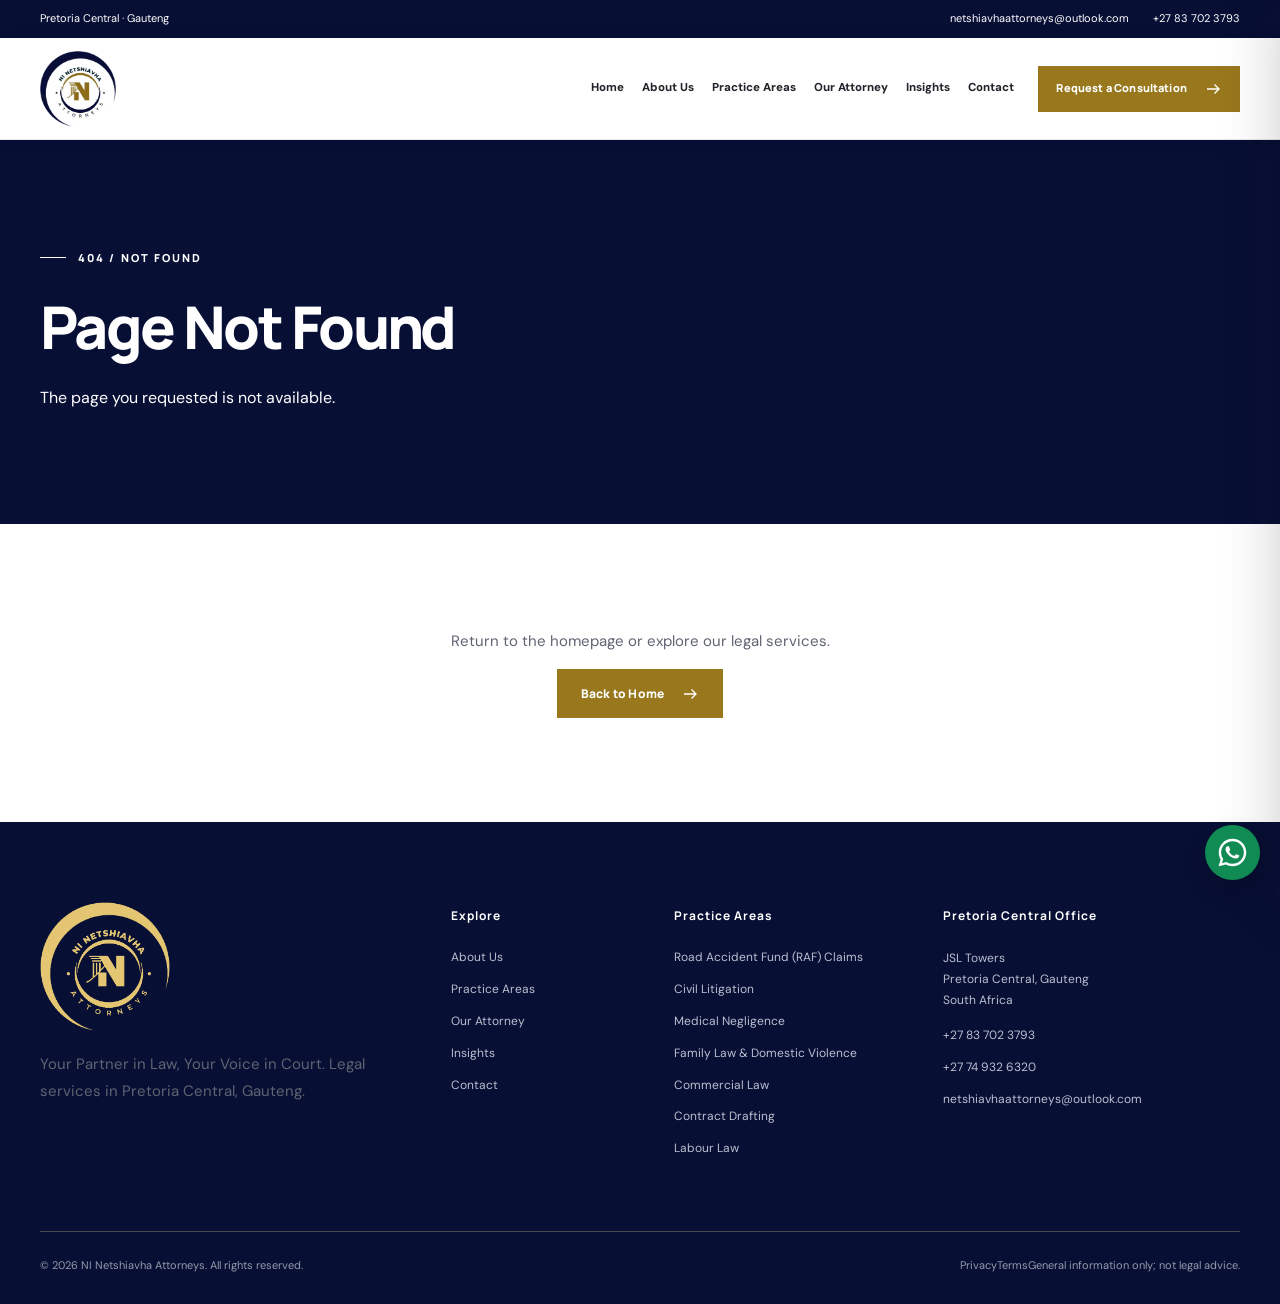
<file: 404/index.html>
<!DOCTYPE html>

<html lang="en-ZA"><head><meta charset="utf-8"/><meta content="width=device-width,initial-scale=1" name="viewport"/><meta content="#080f35" name="theme-color"/><title>Page Not Found | NI Netshiavha Attorneys</title><meta content="This page was not found. Return to NI Netshiavha Attorneys." name="description"/><meta content="noindex,follow,max-image-preview:large" name="robots"/><link href="https://ni-netshiavha-attorneys.vercel.app/404.html" rel="canonical"/><meta content="Page Not Found | NI Netshiavha Attorneys" property="og:title"/><meta content="This page was not found. Return to NI Netshiavha Attorneys." property="og:description"/><meta content="website" property="og:type"/><meta content="https://ni-netshiavha-attorneys.vercel.app/404.html" property="og:url"/><meta content="https://ni-netshiavha-attorneys.vercel.app/assets/ni-netshiavha-social-preview.jpg" property="og:image"/><meta content="summary_large_image" name="twitter:card"/><link href="/assets/favicon.png" rel="icon" type="image/png"/><link href="https://images.pexels.com" rel="preconnect"/><link href="https://fonts.googleapis.com" rel="preconnect"/><link crossorigin="" href="https://fonts.gstatic.com" rel="preconnect"/><link href="/assets/site.css" rel="stylesheet"/><script defer="" src="/assets/site.js"></script><script type="application/ld+json">{"@context": "https://schema.org", "@type": "LegalService", "name": "NI Netshiavha Attorneys", "url": "https://ni-netshiavha-attorneys.vercel.app", "telephone": "+27837023793", "email": "netshiavhaattorneys@outlook.com", "image": "https://ni-netshiavha-attorneys.vercel.app/assets/ni-netshiavha-social-preview.jpg", "logo": "https://ni-netshiavha-attorneys.vercel.app/assets/logo-header-transparent.png", "address": {"@type": "PostalAddress", "streetAddress": "JSL Towers, Pretoria Central", "addressLocality": "Pretoria", "addressRegion": "Gauteng", "addressCountry": "ZA"}, "areaServed": "Pretoria and Gauteng"}</script><meta content="1200" property="og:image:width"/><meta content="630" property="og:image:height"/><meta content="NI Netshiavha Attorneys logo and principal attorney portrait" property="og:image:alt"/><meta content="https://ni-netshiavha-attorneys.vercel.app/assets/ni-netshiavha-social-preview.jpg" name="twitter:image"/><meta content="Page Not Found | NI Netshiavha Attorneys" name="twitter:title"/><meta content="This page was not found. Return to NI Netshiavha Attorneys." name="twitter:description"/></head><body><a class="skip-link" href="#main">Skip to content</a>
<div class="topbar"><div class="container topbar-inner"><span class="topbar-address">Pretoria Central · Gauteng</span><div class="topbar-links"><a href="mailto:netshiavhaattorneys@outlook.com">netshiavhaattorneys@outlook.com</a><a href="tel:+27837023793">+27 83 702 3793</a></div></div></div>
<header class="nav-shell"><div class="container nav-inner"><a aria-label="NI Netshiavha Attorneys homepage" class="brand" href="/"><img alt="NI Netshiavha Attorneys logo" height="76" src="/assets/logo-header-transparent.png" width="100"/></a><nav aria-label="Main navigation" class="nav-links"><a class="nav-link" href="/">Home</a><a class="nav-link" href="/about/">About Us</a><a class="nav-link" href="/practice-areas/">Practice Areas</a><a class="nav-link" href="/our-attorney/">Our Attorney</a><a class="nav-link" href="/insights/">Insights</a><a class="nav-link" href="/contact/">Contact</a></nav><a class="btn btn-gold nav-cta" href="/contact/">Request a Consultation <svg aria-hidden="true" fill="none" height="18" stroke="currentColor" stroke-width="1.8" viewbox="0 0 24 24" width="18" xmlns="http://www.w3.org/2000/svg"><path d="M4 12h16m-6-6 6 6-6 6"></path></svg></a><button aria-controls="mobile-panel" aria-expanded="false" aria-label="Open navigation" class="menu-open" data-mobile-open="" type="button">☰</button></div></header>
<div class="mobile-backdrop" id="mobile-backdrop"></div><nav aria-hidden="true" aria-label="Mobile navigation" class="mobile-panel" id="mobile-panel" inert=""><div class="mobile-head"><img alt="NI Netshiavha Attorneys logo" height="76" src="/assets/logo-header-transparent.png" width="100"/><button aria-label="Close navigation" data-mobile-close="" type="button">×</button></div><div class="mobile-links"><a href="/">Home</a><a href="/about/">About Us</a><a href="/practice-areas/">Practice Areas</a><a href="/our-attorney/">Our Attorney</a><a href="/insights/">Insights</a><a href="/contact/">Contact</a></div><a class="btn btn-gold mobile-cta" href="/contact/">Contact the Firm <svg aria-hidden="true" fill="none" height="18" stroke="currentColor" stroke-width="1.8" viewbox="0 0 24 24" width="18" xmlns="http://www.w3.org/2000/svg"><path d="M4 12h16m-6-6 6 6-6 6"></path></svg></a></nav>
<main id="main"><section class="page-hero"><div class="container"><span class="eyebrow eyebrow-light">404 / NOT FOUND</span><h1>Page Not Found</h1><p>The page you requested is not available.</p></div></section><section class="section"><div class="container"><div class="centered"><p>Return to the homepage or explore our legal services.</p><a class="btn btn-gold" href="/">Back to Home <svg aria-hidden="true" fill="none" height="18" stroke="currentColor" stroke-width="1.8" viewbox="0 0 24 24" width="18" xmlns="http://www.w3.org/2000/svg"><path d="M4 12h16m-6-6 6 6-6 6"></path></svg></a></div></div></section></main>
<footer class="site-footer"><div class="container"><div class="footer-grid"><div><a class="footer-logo" href="/"><img alt="NI Netshiavha Attorneys logo" height="105" loading="lazy" src="/assets/logo-footer-transparent.png" width="300"/></a><p>Your Partner in Law, Your Voice in Court. Legal services in Pretoria Central, Gauteng.</p></div><div><h3>Explore</h3><div class="footer-links"><a href="/about/">About Us</a><a href="/practice-areas/">Practice Areas</a><a href="/our-attorney/">Our Attorney</a><a href="/insights/">Insights</a><a href="/contact/">Contact</a></div></div><div><h3>Practice Areas</h3><div class="footer-links"><a href="/practice-areas/#raf">Road Accident Fund (RAF) Claims</a><a href="/practice-areas/#civil">Civil Litigation</a><a href="/practice-areas/#medical">Medical Negligence</a><a href="/practice-areas/#family">Family Law &amp; Domestic Violence</a><a href="/practice-areas/#commercial">Commercial Law</a><a href="/practice-areas/#contracts">Contract Drafting</a><a href="/practice-areas/#labour">Labour Law</a></div></div><div class="footer-location"><h3>Pretoria Central Office</h3><address>JSL Towers<br/>Pretoria Central, Gauteng<br/>South Africa</address><div class="footer-links" style="margin-top:15px"><a href="tel:+27837023793">+27 83 702 3793</a><a href="tel:+27749326320">+27 74 932 6320</a><a href="mailto:netshiavhaattorneys@outlook.com">netshiavhaattorneys@outlook.com</a></div></div></div><div class="footer-bottom"><span>© 2026 NI Netshiavha Attorneys. All rights reserved.</span><span class="footer-legal"><a href="/privacy/">Privacy</a><a href="/terms/">Terms</a><span>General information only; not legal advice.</span></span></div></div></footer>
<a aria-label="WhatsApp NI Netshiavha Attorneys" class="floating-whatsapp" href="https://wa.me/27837023793?text=Good%20day%2C%20I%20would%20like%20to%20enquire%20about%20legal%20services." rel="noopener noreferrer" target="_blank" title="WhatsApp NI Netshiavha Attorneys"><svg aria-hidden="true" viewbox="0 0 32 32" xmlns="http://www.w3.org/2000/svg"><path d="M16 .8C7.61.8.8 7.59.8 15.98c0 2.69.7 5.31 2.03 7.62L.7 31.3l7.91-2.08a15.15 15.15 0 0 0 7.37 1.88h.01c8.38 0 15.2-6.82 15.2-15.2 0-4.06-1.58-7.88-4.46-10.76A15.07 15.07 0 0 0 16 .8Zm0 27.73a12.54 12.54 0 0 1-6.39-1.75l-.46-.27-4.7 1.23 1.25-4.58-.3-.47a12.5 12.5 0 0 1-1.93-6.7C3.47 9.08 9.08 3.47 16 3.47a12.45 12.45 0 0 1 8.87 3.68 12.48 12.48 0 0 1 3.67 8.86c0 6.91-5.62 12.52-12.54 12.52Zm6.88-9.38c-.38-.19-2.23-1.1-2.58-1.23-.34-.13-.59-.19-.84.19s-.96 1.23-1.18 1.49-.44.29-.82.1a10.32 10.32 0 0 1-3.04-1.88 11.39 11.39 0 0 1-2.1-2.61c-.22-.38-.02-.58.16-.77.17-.17.38-.44.57-.66s.25-.38.38-.63.06-.47-.03-.66c-.1-.19-.85-2.04-1.16-2.8-.3-.74-.61-.64-.84-.65l-.71-.01c-.25 0-.66.1-1.01.47-.34.38-1.32 1.29-1.32 3.13s1.35 3.62 1.53 3.87a14.37 14.37 0 0 0 5.51 4.89c1.03.45 1.84.72 2.48.93 1.04.33 1.98.29 2.72.18.83-.13 2.23-.91 2.55-1.79.31-.88.31-1.64.22-1.8-.09-.16-.34-.25-.72-.44Z" fill="currentColor"></path></svg><span aria-hidden="true" class="whatsapp-tooltip">WhatsApp Us</span></a><button aria-label="Back to top" class="scroll-top" title="Back to top" type="button">↑</button></body></html>
</file>
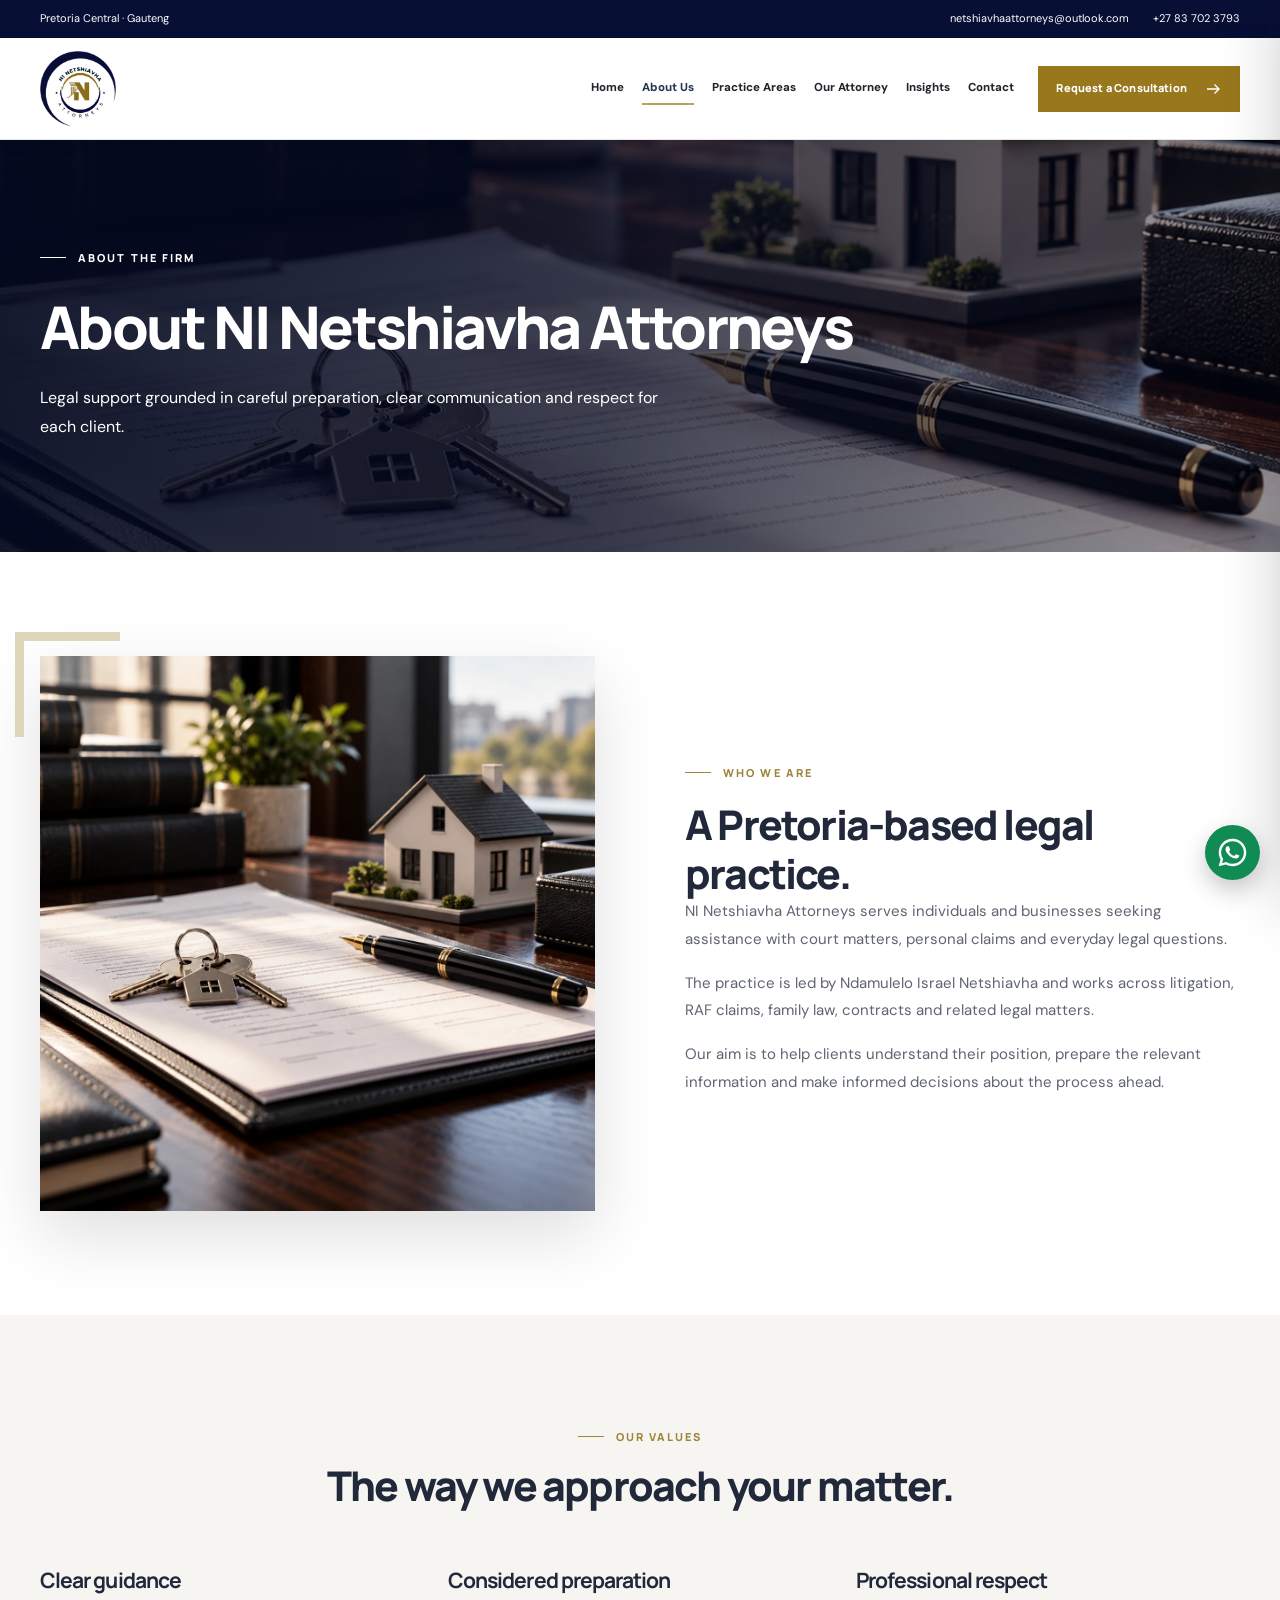
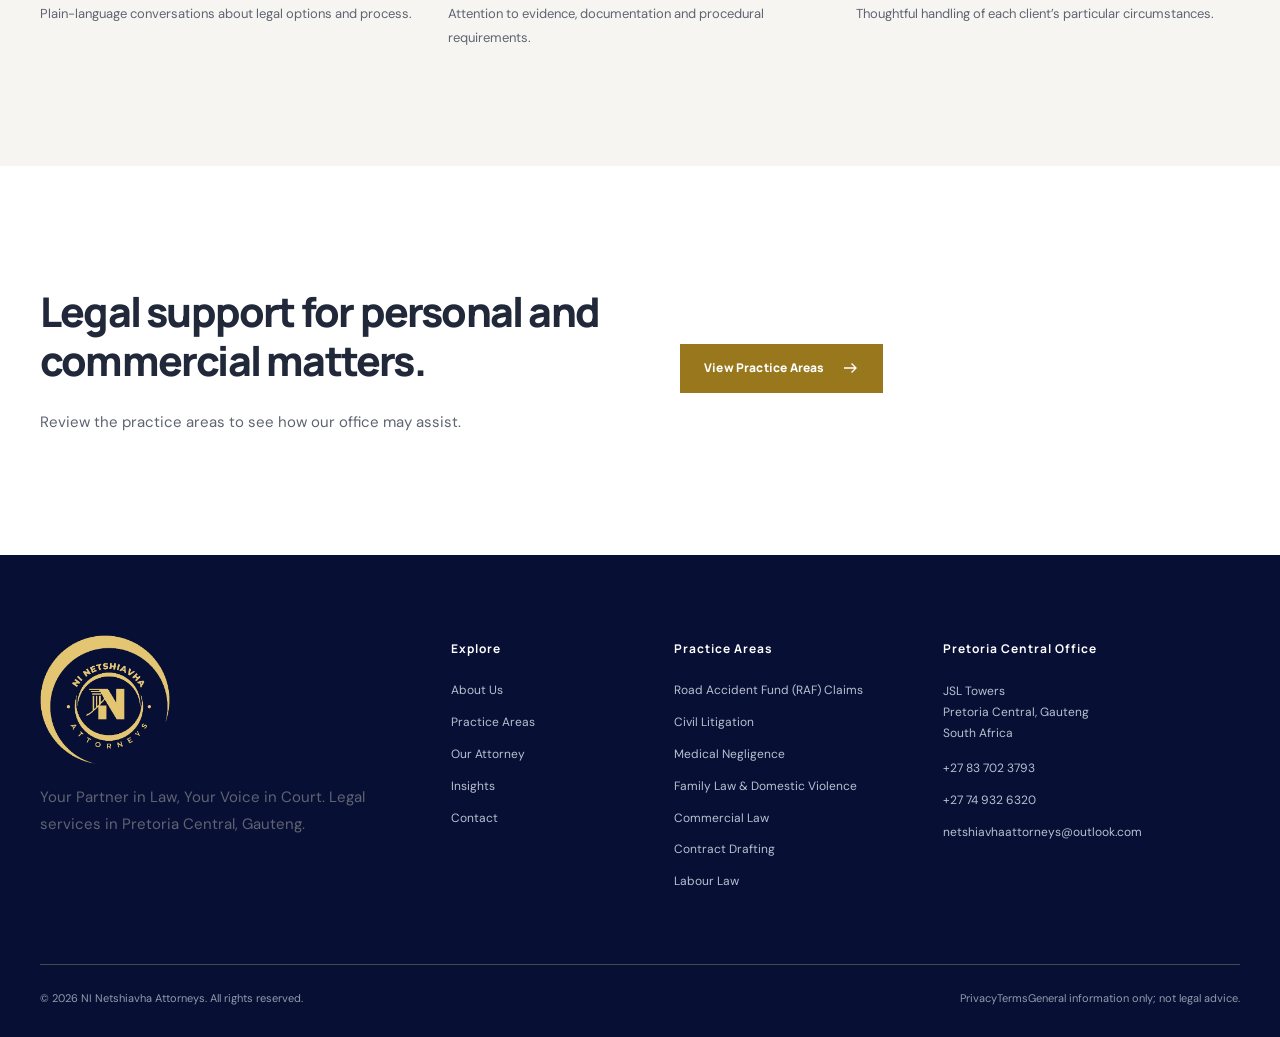
<file: about/index.html>
<!DOCTYPE html>

<html lang="en-ZA"><head><meta charset="utf-8"/><meta content="width=device-width,initial-scale=1" name="viewport"/><meta content="#080f35" name="theme-color"/><title>About NI Netshiavha Attorneys | Pretoria</title><meta content="Learn about NI Netshiavha Attorneys, a Pretoria Central law practice led by Ndamulelo Israel Netshiavha." name="description"/><meta content="noindex,follow,max-image-preview:large" name="robots"/><link href="https://ni-netshiavha-attorneys.vercel.app/about/" rel="canonical"/><meta content="About NI Netshiavha Attorneys | Pretoria" property="og:title"/><meta content="Learn about NI Netshiavha Attorneys, a Pretoria Central law practice led by Ndamulelo Israel Netshiavha." property="og:description"/><meta content="website" property="og:type"/><meta content="https://ni-netshiavha-attorneys.vercel.app/about/" property="og:url"/><meta content="https://ni-netshiavha-attorneys.vercel.app/assets/ni-netshiavha-social-preview.jpg" property="og:image"/><meta content="summary_large_image" name="twitter:card"/><link href="/assets/favicon.png" rel="icon" type="image/png"/><link href="https://images.pexels.com" rel="preconnect"/><link href="https://fonts.googleapis.com" rel="preconnect"/><link crossorigin="" href="https://fonts.gstatic.com" rel="preconnect"/><link href="/assets/site.css" rel="stylesheet"/><script defer="" src="/assets/site.js"></script><script type="application/ld+json">{"@context": "https://schema.org", "@type": "LegalService", "name": "NI Netshiavha Attorneys", "url": "https://ni-netshiavha-attorneys.vercel.app", "telephone": "+27837023793", "email": "netshiavhaattorneys@outlook.com", "image": "https://ni-netshiavha-attorneys.vercel.app/assets/ni-netshiavha-social-preview.jpg", "logo": "https://ni-netshiavha-attorneys.vercel.app/assets/logo-header-transparent.png", "address": {"@type": "PostalAddress", "streetAddress": "JSL Towers, Pretoria Central", "addressLocality": "Pretoria", "addressRegion": "Gauteng", "addressCountry": "ZA"}, "areaServed": "Pretoria and Gauteng"}</script><meta content="1200" property="og:image:width"/><meta content="630" property="og:image:height"/><meta content="NI Netshiavha Attorneys logo and principal attorney portrait" property="og:image:alt"/><meta content="https://ni-netshiavha-attorneys.vercel.app/assets/ni-netshiavha-social-preview.jpg" name="twitter:image"/><meta content="About NI Netshiavha Attorneys | Pretoria" name="twitter:title"/><meta content="Learn about NI Netshiavha Attorneys, a Pretoria Central law practice led by Ndamulelo Israel Netshiavha." name="twitter:description"/></head><body><a class="skip-link" href="#main">Skip to content</a>
<div class="topbar"><div class="container topbar-inner"><span class="topbar-address">Pretoria Central · Gauteng</span><div class="topbar-links"><a href="mailto:netshiavhaattorneys@outlook.com">netshiavhaattorneys@outlook.com</a><a href="tel:+27837023793">+27 83 702 3793</a></div></div></div>
<header class="nav-shell"><div class="container nav-inner"><a aria-label="NI Netshiavha Attorneys homepage" class="brand" href="/"><img alt="NI Netshiavha Attorneys logo" height="76" src="/assets/logo-header-transparent.png" width="100"/></a><nav aria-label="Main navigation" class="nav-links"><a class="nav-link" href="/">Home</a><a aria-current="page" class="nav-link active" href="/about/">About Us</a><a class="nav-link" href="/practice-areas/">Practice Areas</a><a class="nav-link" href="/our-attorney/">Our Attorney</a><a class="nav-link" href="/insights/">Insights</a><a class="nav-link" href="/contact/">Contact</a></nav><a class="btn btn-gold nav-cta" href="/contact/">Request a Consultation <svg aria-hidden="true" fill="none" height="18" stroke="currentColor" stroke-width="1.8" viewbox="0 0 24 24" width="18" xmlns="http://www.w3.org/2000/svg"><path d="M4 12h16m-6-6 6 6-6 6"></path></svg></a><button aria-controls="mobile-panel" aria-expanded="false" aria-label="Open navigation" class="menu-open" data-mobile-open="" type="button">☰</button></div></header>
<div class="mobile-backdrop" id="mobile-backdrop"></div><nav aria-hidden="true" aria-label="Mobile navigation" class="mobile-panel" id="mobile-panel" inert=""><div class="mobile-head"><img alt="NI Netshiavha Attorneys logo" height="76" src="/assets/logo-header-transparent.png" width="100"/><button aria-label="Close navigation" data-mobile-close="" type="button">×</button></div><div class="mobile-links"><a href="/">Home</a><a href="/about/">About Us</a><a href="/practice-areas/">Practice Areas</a><a href="/our-attorney/">Our Attorney</a><a href="/insights/">Insights</a><a href="/contact/">Contact</a></div><a class="btn btn-gold mobile-cta" href="/contact/">Contact the Firm <svg aria-hidden="true" fill="none" height="18" stroke="currentColor" stroke-width="1.8" viewbox="0 0 24 24" width="18" xmlns="http://www.w3.org/2000/svg"><path d="M4 12h16m-6-6 6 6-6 6"></path></svg></a></nav>
<main id="main"><section class="page-hero" style="--page-hero-image:url('/assets/hero-about-property.webp')"><div class="container"><span class="eyebrow eyebrow-light">ABOUT THE FIRM</span><h1>About NI Netshiavha Attorneys</h1><p>Legal support grounded in careful preparation, clear communication and respect for each client.</p></div></section><section class="section"><div class="container"><div class="intro-grid"><div class="intro-picture"><img alt="Illustrative legal documents and reference materials" loading="lazy" src="/assets/intro-legal-documents.webp"/></div><div class="intro-copy"><span class="eyebrow">WHO WE ARE</span><h2>A Pretoria-based legal practice.</h2><p>NI Netshiavha Attorneys serves individuals and businesses seeking assistance with court matters, personal claims and everyday legal questions.</p><p>The practice is led by Ndamulelo Israel Netshiavha and works across litigation, RAF claims, family law, contracts and related legal matters.</p><p>Our aim is to help clients understand their position, prepare the relevant information and make informed decisions about the process ahead.</p></div></div></div></section><section class="section cream"><div class="container"><div class="section-heading centered"><span class="eyebrow">OUR VALUES</span><h2>The way we approach your matter.</h2><p></p></div><div class="three-values"><div><h3>Clear guidance</h3><p>Plain-language conversations about legal options and process.</p></div><div><h3>Considered preparation</h3><p>Attention to evidence, documentation and procedural requirements.</p></div><div><h3>Professional respect</h3><p>Thoughtful handling of each client’s particular circumstances.</p></div></div></div></section><section class="section"><div class="container"><div class="two-column"><div><h2>Legal support for personal and commercial matters.</h2><p>Review the practice areas to see how our office may assist.</p></div><div><a class="btn btn-gold" href="/practice-areas/">View Practice Areas <svg aria-hidden="true" fill="none" height="18" stroke="currentColor" stroke-width="1.8" viewbox="0 0 24 24" width="18" xmlns="http://www.w3.org/2000/svg"><path d="M4 12h16m-6-6 6 6-6 6"></path></svg></a></div></div></div></section></main>
<footer class="site-footer"><div class="container"><div class="footer-grid"><div><a class="footer-logo" href="/"><img alt="NI Netshiavha Attorneys logo" height="105" loading="lazy" src="/assets/logo-footer-transparent.png" width="300"/></a><p>Your Partner in Law, Your Voice in Court. Legal services in Pretoria Central, Gauteng.</p></div><div><h3>Explore</h3><div class="footer-links"><a href="/about/">About Us</a><a href="/practice-areas/">Practice Areas</a><a href="/our-attorney/">Our Attorney</a><a href="/insights/">Insights</a><a href="/contact/">Contact</a></div></div><div><h3>Practice Areas</h3><div class="footer-links"><a href="/practice-areas/#raf">Road Accident Fund (RAF) Claims</a><a href="/practice-areas/#civil">Civil Litigation</a><a href="/practice-areas/#medical">Medical Negligence</a><a href="/practice-areas/#family">Family Law &amp; Domestic Violence</a><a href="/practice-areas/#commercial">Commercial Law</a><a href="/practice-areas/#contracts">Contract Drafting</a><a href="/practice-areas/#labour">Labour Law</a></div></div><div class="footer-location"><h3>Pretoria Central Office</h3><address>JSL Towers<br/>Pretoria Central, Gauteng<br/>South Africa</address><div class="footer-links" style="margin-top:15px"><a href="tel:+27837023793">+27 83 702 3793</a><a href="tel:+27749326320">+27 74 932 6320</a><a href="mailto:netshiavhaattorneys@outlook.com">netshiavhaattorneys@outlook.com</a></div></div></div><div class="footer-bottom"><span>© 2026 NI Netshiavha Attorneys. All rights reserved.</span><span class="footer-legal"><a href="/privacy/">Privacy</a><a href="/terms/">Terms</a><span>General information only; not legal advice.</span></span></div></div></footer>
<a aria-label="WhatsApp NI Netshiavha Attorneys" class="floating-whatsapp" href="https://wa.me/27837023793?text=Good%20day%2C%20I%20would%20like%20to%20enquire%20about%20legal%20services." rel="noopener noreferrer" target="_blank" title="WhatsApp NI Netshiavha Attorneys"><svg aria-hidden="true" viewbox="0 0 32 32" xmlns="http://www.w3.org/2000/svg"><path d="M16 .8C7.61.8.8 7.59.8 15.98c0 2.69.7 5.31 2.03 7.62L.7 31.3l7.91-2.08a15.15 15.15 0 0 0 7.37 1.88h.01c8.38 0 15.2-6.82 15.2-15.2 0-4.06-1.58-7.88-4.46-10.76A15.07 15.07 0 0 0 16 .8Zm0 27.73a12.54 12.54 0 0 1-6.39-1.75l-.46-.27-4.7 1.23 1.25-4.58-.3-.47a12.5 12.5 0 0 1-1.93-6.7C3.47 9.08 9.08 3.47 16 3.47a12.45 12.45 0 0 1 8.87 3.68 12.48 12.48 0 0 1 3.67 8.86c0 6.91-5.62 12.52-12.54 12.52Zm6.88-9.38c-.38-.19-2.23-1.1-2.58-1.23-.34-.13-.59-.19-.84.19s-.96 1.23-1.18 1.49-.44.29-.82.1a10.32 10.32 0 0 1-3.04-1.88 11.39 11.39 0 0 1-2.1-2.61c-.22-.38-.02-.58.16-.77.17-.17.38-.44.57-.66s.25-.38.38-.63.06-.47-.03-.66c-.1-.19-.85-2.04-1.16-2.8-.3-.74-.61-.64-.84-.65l-.71-.01c-.25 0-.66.1-1.01.47-.34.38-1.32 1.29-1.32 3.13s1.35 3.62 1.53 3.87a14.37 14.37 0 0 0 5.51 4.89c1.03.45 1.84.72 2.48.93 1.04.33 1.98.29 2.72.18.83-.13 2.23-.91 2.55-1.79.31-.88.31-1.64.22-1.8-.09-.16-.34-.25-.72-.44Z" fill="currentColor"></path></svg><span aria-hidden="true" class="whatsapp-tooltip">WhatsApp Us</span></a><button aria-label="Back to top" class="scroll-top" title="Back to top" type="button">↑</button></body></html>
</file>
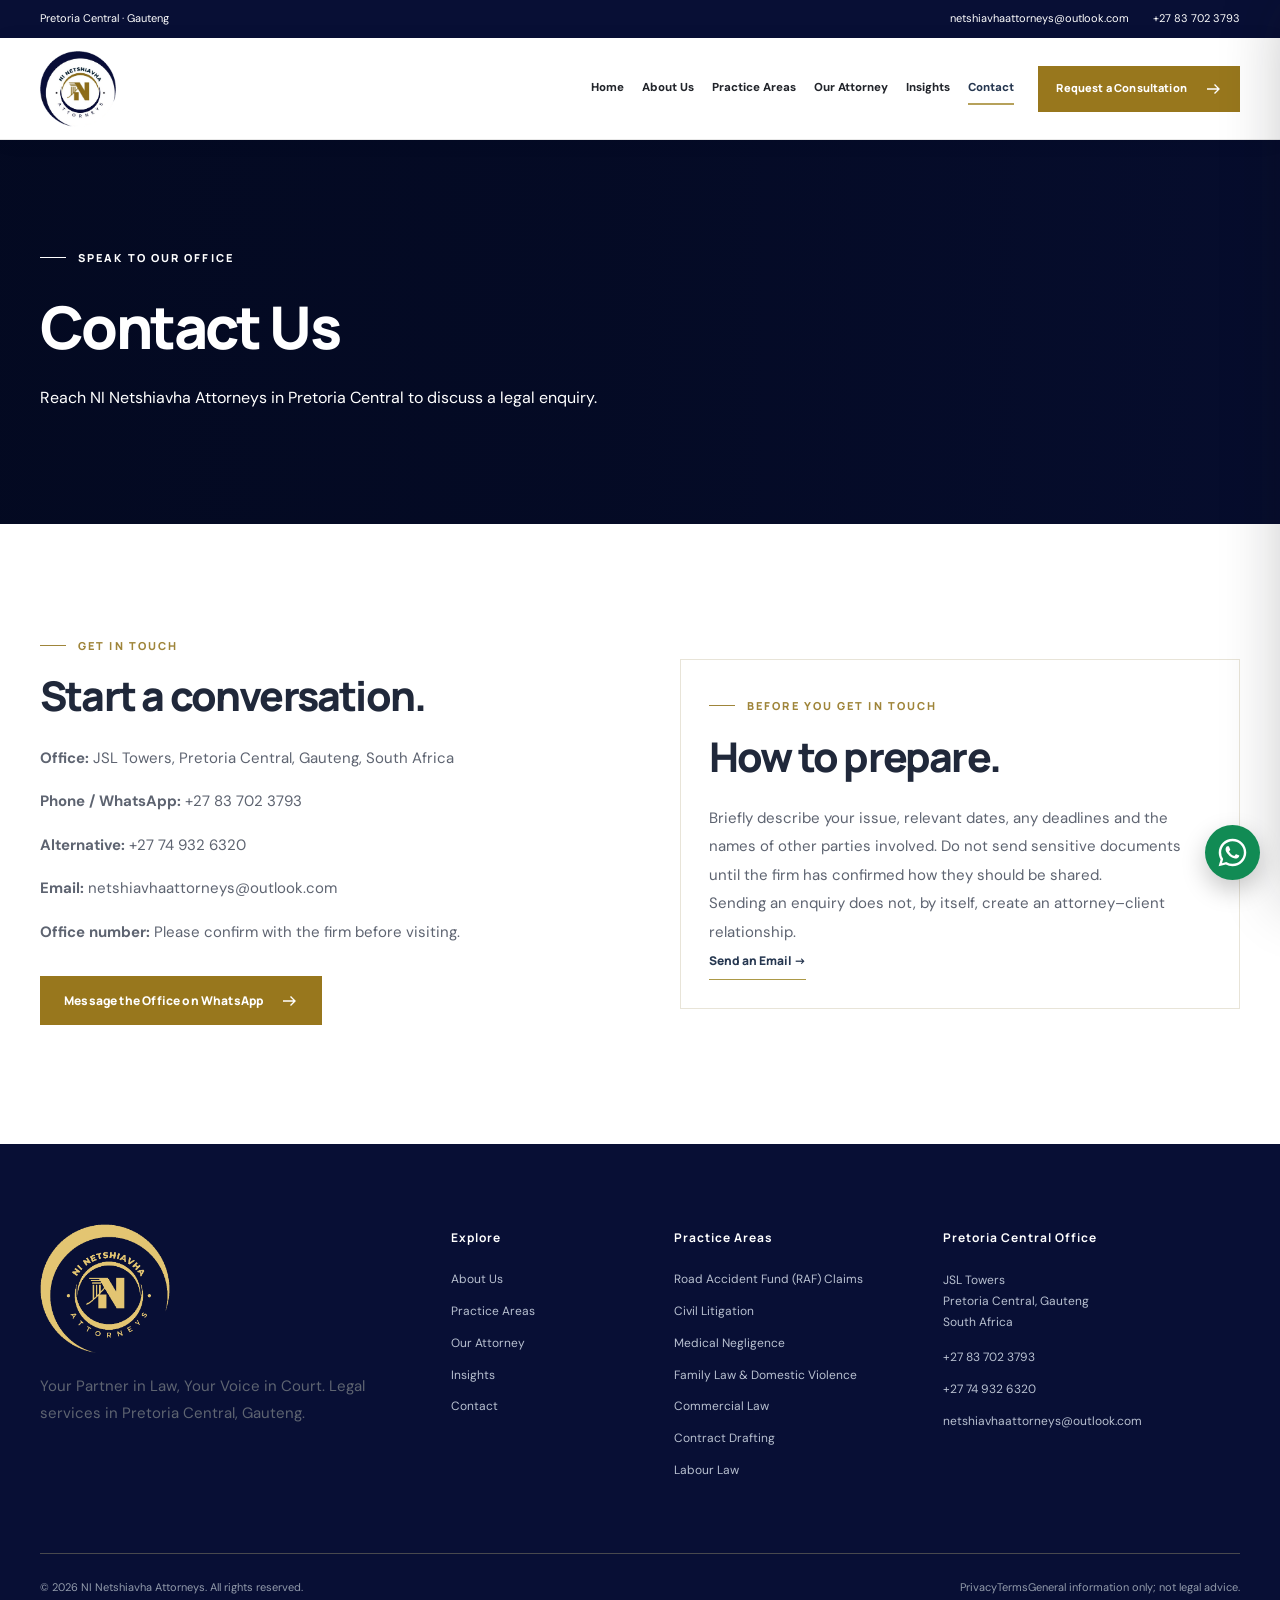
<file: contact/index.html>
<!DOCTYPE html>

<html lang="en-ZA"><head><meta charset="utf-8"/><meta content="width=device-width,initial-scale=1" name="viewport"/><meta content="#080f35" name="theme-color"/><title>Contact NI Netshiavha Attorneys | Pretoria Central</title><meta content="Contact NI Netshiavha Attorneys at JSL Towers, Pretoria Central. Call or WhatsApp +27 83 702 3793." name="description"/><meta content="noindex,follow,max-image-preview:large" name="robots"/><link href="https://ni-netshiavha-attorneys.vercel.app/contact/" rel="canonical"/><meta content="Contact NI Netshiavha Attorneys | Pretoria Central" property="og:title"/><meta content="Contact NI Netshiavha Attorneys at JSL Towers, Pretoria Central. Call or WhatsApp +27 83 702 3793." property="og:description"/><meta content="website" property="og:type"/><meta content="https://ni-netshiavha-attorneys.vercel.app/contact/" property="og:url"/><meta content="https://ni-netshiavha-attorneys.vercel.app/assets/ni-netshiavha-social-preview.jpg" property="og:image"/><meta content="summary_large_image" name="twitter:card"/><link href="/assets/favicon.png" rel="icon" type="image/png"/><link href="https://images.pexels.com" rel="preconnect"/><link href="https://fonts.googleapis.com" rel="preconnect"/><link crossorigin="" href="https://fonts.gstatic.com" rel="preconnect"/><link href="/assets/site.css" rel="stylesheet"/><script defer="" src="/assets/site.js"></script><script type="application/ld+json">{"@context": "https://schema.org", "@type": "LegalService", "name": "NI Netshiavha Attorneys", "url": "https://ni-netshiavha-attorneys.vercel.app", "telephone": "+27837023793", "email": "netshiavhaattorneys@outlook.com", "image": "https://ni-netshiavha-attorneys.vercel.app/assets/ni-netshiavha-social-preview.jpg", "logo": "https://ni-netshiavha-attorneys.vercel.app/assets/logo-header-transparent.png", "address": {"@type": "PostalAddress", "streetAddress": "JSL Towers, Pretoria Central", "addressLocality": "Pretoria", "addressRegion": "Gauteng", "addressCountry": "ZA"}, "areaServed": "Pretoria and Gauteng"}</script><meta content="1200" property="og:image:width"/><meta content="630" property="og:image:height"/><meta content="NI Netshiavha Attorneys logo and principal attorney portrait" property="og:image:alt"/><meta content="https://ni-netshiavha-attorneys.vercel.app/assets/ni-netshiavha-social-preview.jpg" name="twitter:image"/><meta content="Contact NI Netshiavha Attorneys | Pretoria Central" name="twitter:title"/><meta content="Contact NI Netshiavha Attorneys at JSL Towers, Pretoria Central. Call or WhatsApp +27 83 702 3793." name="twitter:description"/></head><body><a class="skip-link" href="#main">Skip to content</a>
<div class="topbar"><div class="container topbar-inner"><span class="topbar-address">Pretoria Central · Gauteng</span><div class="topbar-links"><a href="mailto:netshiavhaattorneys@outlook.com">netshiavhaattorneys@outlook.com</a><a href="tel:+27837023793">+27 83 702 3793</a></div></div></div>
<header class="nav-shell"><div class="container nav-inner"><a aria-label="NI Netshiavha Attorneys homepage" class="brand" href="/"><img alt="NI Netshiavha Attorneys logo" height="76" src="/assets/logo-header-transparent.png" width="100"/></a><nav aria-label="Main navigation" class="nav-links"><a class="nav-link" href="/">Home</a><a class="nav-link" href="/about/">About Us</a><a class="nav-link" href="/practice-areas/">Practice Areas</a><a class="nav-link" href="/our-attorney/">Our Attorney</a><a class="nav-link" href="/insights/">Insights</a><a aria-current="page" class="nav-link active" href="/contact/">Contact</a></nav><a class="btn btn-gold nav-cta" href="/contact/">Request a Consultation <svg aria-hidden="true" fill="none" height="18" stroke="currentColor" stroke-width="1.8" viewbox="0 0 24 24" width="18" xmlns="http://www.w3.org/2000/svg"><path d="M4 12h16m-6-6 6 6-6 6"></path></svg></a><button aria-controls="mobile-panel" aria-expanded="false" aria-label="Open navigation" class="menu-open" data-mobile-open="" type="button">☰</button></div></header>
<div class="mobile-backdrop" id="mobile-backdrop"></div><nav aria-hidden="true" aria-label="Mobile navigation" class="mobile-panel" id="mobile-panel" inert=""><div class="mobile-head"><img alt="NI Netshiavha Attorneys logo" height="76" src="/assets/logo-header-transparent.png" width="100"/><button aria-label="Close navigation" data-mobile-close="" type="button">×</button></div><div class="mobile-links"><a href="/">Home</a><a href="/about/">About Us</a><a href="/practice-areas/">Practice Areas</a><a href="/our-attorney/">Our Attorney</a><a href="/insights/">Insights</a><a href="/contact/">Contact</a></div><a class="btn btn-gold mobile-cta" href="/contact/">Contact the Firm <svg aria-hidden="true" fill="none" height="18" stroke="currentColor" stroke-width="1.8" viewbox="0 0 24 24" width="18" xmlns="http://www.w3.org/2000/svg"><path d="M4 12h16m-6-6 6 6-6 6"></path></svg></a></nav>
<main id="main"><section class="page-hero" style="--page-hero-image:url('https://images.pexels.com/photos/5673482/pexels-photo-5673482.jpeg?auto=compress&cs=tinysrgb&w=1800')"><div class="container"><span class="eyebrow eyebrow-light">SPEAK TO OUR OFFICE</span><h1>Contact Us</h1><p>Reach NI Netshiavha Attorneys in Pretoria Central to discuss a legal enquiry.</p></div></section><section class="section"><div class="container"><div class="two-column"><div><span class="eyebrow">GET IN TOUCH</span><h2>Start a conversation.</h2><p><strong>Office:</strong> JSL Towers, Pretoria Central, Gauteng, South Africa</p><p><strong>Phone / WhatsApp:</strong> <a href="tel:+27837023793">+27 83 702 3793</a></p><p><strong>Alternative:</strong> <a href="tel:+27749326320">+27 74 932 6320</a></p><p><strong>Email:</strong> <a href="mailto:netshiavhaattorneys@outlook.com">netshiavhaattorneys@outlook.com</a></p><p><strong>Office number:</strong> Please confirm with the firm before visiting.</p><p><a class="btn btn-gold" href="https://wa.me/27837023793?text=Good%20day%2C%20I%20would%20like%20to%20enquire%20about%20legal%20services.">Message the Office on WhatsApp <svg aria-hidden="true" fill="none" height="18" stroke="currentColor" stroke-width="1.8" viewbox="0 0 24 24" width="18" xmlns="http://www.w3.org/2000/svg"><path d="M4 12h16m-6-6 6 6-6 6"></path></svg></a></p></div><div class="service-item"><span class="eyebrow">BEFORE YOU GET IN TOUCH</span><h2>How to prepare.</h2><p>Briefly describe your issue, relevant dates, any deadlines and the names of other parties involved. Do not send sensitive documents until the firm has confirmed how they should be shared.</p><p>Sending an enquiry does not, by itself, create an attorney–client relationship.</p><p><a class="text-link" href="mailto:netshiavhaattorneys@outlook.com?subject=Legal%20Enquiry">Send an Email →</a></p></div></div></div></section></main>
<footer class="site-footer"><div class="container"><div class="footer-grid"><div><a class="footer-logo" href="/"><img alt="NI Netshiavha Attorneys logo" height="105" loading="lazy" src="/assets/logo-footer-transparent.png" width="300"/></a><p>Your Partner in Law, Your Voice in Court. Legal services in Pretoria Central, Gauteng.</p></div><div><h3>Explore</h3><div class="footer-links"><a href="/about/">About Us</a><a href="/practice-areas/">Practice Areas</a><a href="/our-attorney/">Our Attorney</a><a href="/insights/">Insights</a><a href="/contact/">Contact</a></div></div><div><h3>Practice Areas</h3><div class="footer-links"><a href="/practice-areas/#raf">Road Accident Fund (RAF) Claims</a><a href="/practice-areas/#civil">Civil Litigation</a><a href="/practice-areas/#medical">Medical Negligence</a><a href="/practice-areas/#family">Family Law &amp; Domestic Violence</a><a href="/practice-areas/#commercial">Commercial Law</a><a href="/practice-areas/#contracts">Contract Drafting</a><a href="/practice-areas/#labour">Labour Law</a></div></div><div class="footer-location"><h3>Pretoria Central Office</h3><address>JSL Towers<br/>Pretoria Central, Gauteng<br/>South Africa</address><div class="footer-links" style="margin-top:15px"><a href="tel:+27837023793">+27 83 702 3793</a><a href="tel:+27749326320">+27 74 932 6320</a><a href="mailto:netshiavhaattorneys@outlook.com">netshiavhaattorneys@outlook.com</a></div></div></div><div class="footer-bottom"><span>© 2026 NI Netshiavha Attorneys. All rights reserved.</span><span class="footer-legal"><a href="/privacy/">Privacy</a><a href="/terms/">Terms</a><span>General information only; not legal advice.</span></span></div></div></footer>
<a aria-label="WhatsApp NI Netshiavha Attorneys" class="floating-whatsapp" href="https://wa.me/27837023793?text=Good%20day%2C%20I%20would%20like%20to%20enquire%20about%20legal%20services." rel="noopener noreferrer" target="_blank" title="WhatsApp NI Netshiavha Attorneys"><svg aria-hidden="true" viewbox="0 0 32 32" xmlns="http://www.w3.org/2000/svg"><path d="M16 .8C7.61.8.8 7.59.8 15.98c0 2.69.7 5.31 2.03 7.62L.7 31.3l7.91-2.08a15.15 15.15 0 0 0 7.37 1.88h.01c8.38 0 15.2-6.82 15.2-15.2 0-4.06-1.58-7.88-4.46-10.76A15.07 15.07 0 0 0 16 .8Zm0 27.73a12.54 12.54 0 0 1-6.39-1.75l-.46-.27-4.7 1.23 1.25-4.58-.3-.47a12.5 12.5 0 0 1-1.93-6.7C3.47 9.08 9.08 3.47 16 3.47a12.45 12.45 0 0 1 8.87 3.68 12.48 12.48 0 0 1 3.67 8.86c0 6.91-5.62 12.52-12.54 12.52Zm6.88-9.38c-.38-.19-2.23-1.1-2.58-1.23-.34-.13-.59-.19-.84.19s-.96 1.23-1.18 1.49-.44.29-.82.1a10.32 10.32 0 0 1-3.04-1.88 11.39 11.39 0 0 1-2.1-2.61c-.22-.38-.02-.58.16-.77.17-.17.38-.44.57-.66s.25-.38.38-.63.06-.47-.03-.66c-.1-.19-.85-2.04-1.16-2.8-.3-.74-.61-.64-.84-.65l-.71-.01c-.25 0-.66.1-1.01.47-.34.38-1.32 1.29-1.32 3.13s1.35 3.62 1.53 3.87a14.37 14.37 0 0 0 5.51 4.89c1.03.45 1.84.72 2.48.93 1.04.33 1.98.29 2.72.18.83-.13 2.23-.91 2.55-1.79.31-.88.31-1.64.22-1.8-.09-.16-.34-.25-.72-.44Z" fill="currentColor"></path></svg><span aria-hidden="true" class="whatsapp-tooltip">WhatsApp Us</span></a><button aria-label="Back to top" class="scroll-top" title="Back to top" type="button">↑</button></body></html>
</file>
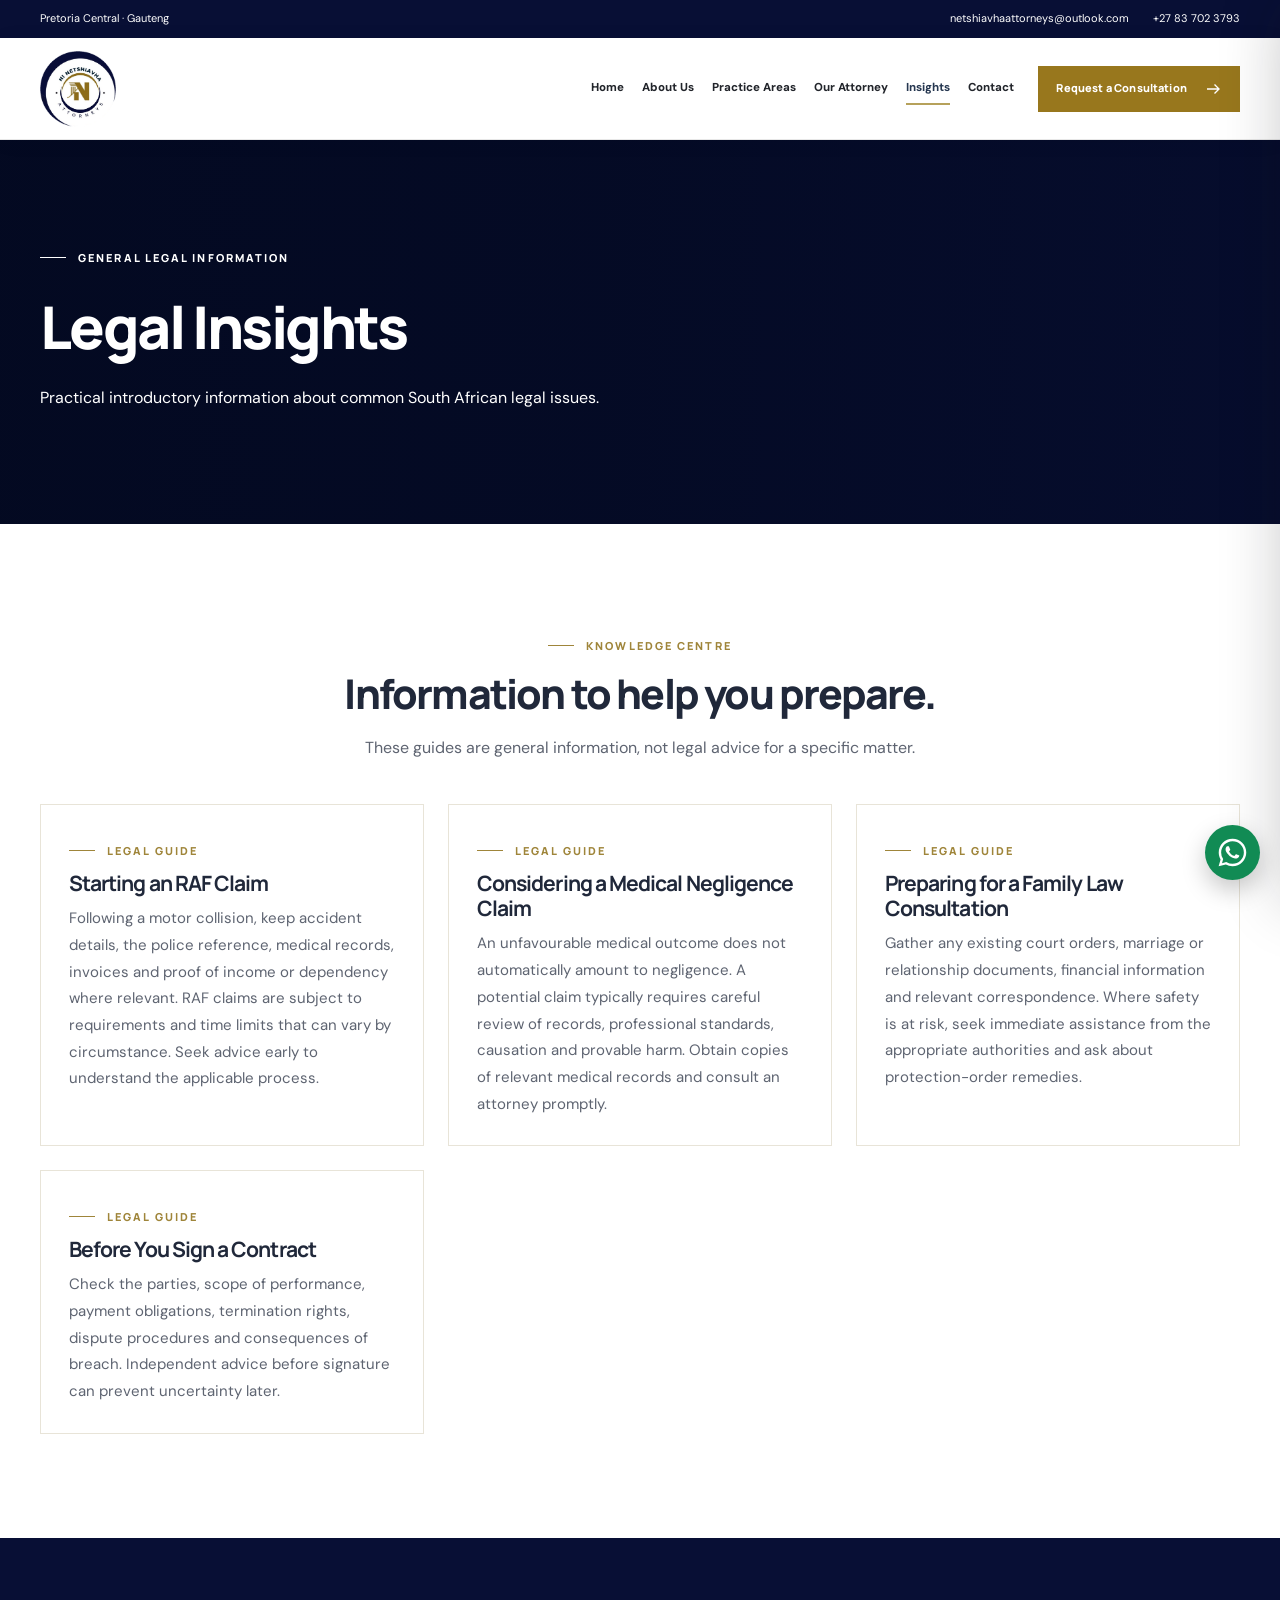
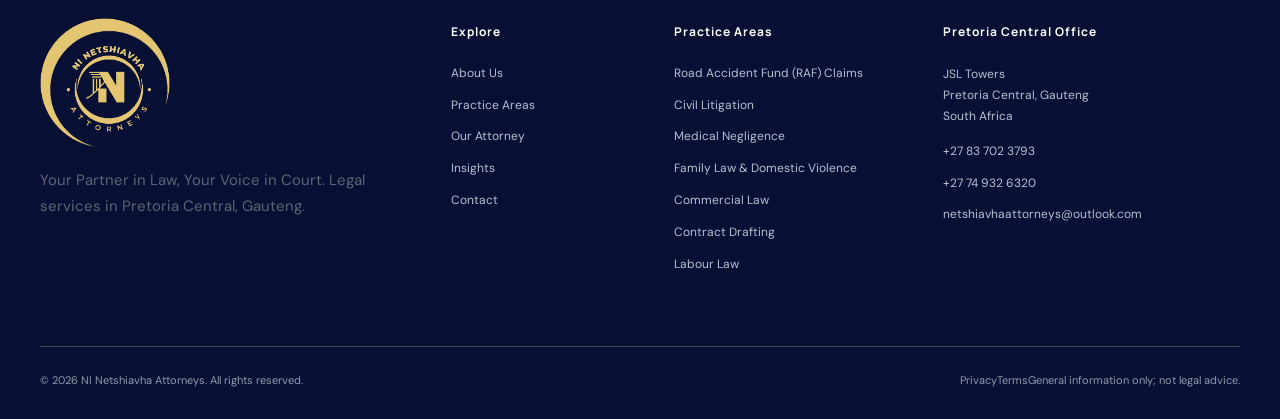
<file: insights/index.html>
<!DOCTYPE html>

<html lang="en-ZA"><head><meta charset="utf-8"/><meta content="width=device-width,initial-scale=1" name="viewport"/><meta content="#080f35" name="theme-color"/><title>Legal Insights | NI Netshiavha Attorneys</title><meta content="General South African legal information on RAF claims, negligence, family law and contracts." name="description"/><meta content="noindex,follow,max-image-preview:large" name="robots"/><link href="https://ni-netshiavha-attorneys.vercel.app/insights/" rel="canonical"/><meta content="Legal Insights | NI Netshiavha Attorneys" property="og:title"/><meta content="General South African legal information on RAF claims, negligence, family law and contracts." property="og:description"/><meta content="website" property="og:type"/><meta content="https://ni-netshiavha-attorneys.vercel.app/insights/" property="og:url"/><meta content="https://ni-netshiavha-attorneys.vercel.app/assets/ni-netshiavha-social-preview.jpg" property="og:image"/><meta content="summary_large_image" name="twitter:card"/><link href="/assets/favicon.png" rel="icon" type="image/png"/><link href="https://images.pexels.com" rel="preconnect"/><link href="https://fonts.googleapis.com" rel="preconnect"/><link crossorigin="" href="https://fonts.gstatic.com" rel="preconnect"/><link href="/assets/site.css" rel="stylesheet"/><script defer="" src="/assets/site.js"></script><script type="application/ld+json">{"@context": "https://schema.org", "@type": "LegalService", "name": "NI Netshiavha Attorneys", "url": "https://ni-netshiavha-attorneys.vercel.app", "telephone": "+27837023793", "email": "netshiavhaattorneys@outlook.com", "image": "https://ni-netshiavha-attorneys.vercel.app/assets/ni-netshiavha-social-preview.jpg", "logo": "https://ni-netshiavha-attorneys.vercel.app/assets/logo-header-transparent.png", "address": {"@type": "PostalAddress", "streetAddress": "JSL Towers, Pretoria Central", "addressLocality": "Pretoria", "addressRegion": "Gauteng", "addressCountry": "ZA"}, "areaServed": "Pretoria and Gauteng"}</script><meta content="1200" property="og:image:width"/><meta content="630" property="og:image:height"/><meta content="NI Netshiavha Attorneys logo and principal attorney portrait" property="og:image:alt"/><meta content="https://ni-netshiavha-attorneys.vercel.app/assets/ni-netshiavha-social-preview.jpg" name="twitter:image"/><meta content="Legal Insights | NI Netshiavha Attorneys" name="twitter:title"/><meta content="General South African legal information on RAF claims, negligence, family law and contracts." name="twitter:description"/></head><body><a class="skip-link" href="#main">Skip to content</a>
<div class="topbar"><div class="container topbar-inner"><span class="topbar-address">Pretoria Central · Gauteng</span><div class="topbar-links"><a href="mailto:netshiavhaattorneys@outlook.com">netshiavhaattorneys@outlook.com</a><a href="tel:+27837023793">+27 83 702 3793</a></div></div></div>
<header class="nav-shell"><div class="container nav-inner"><a aria-label="NI Netshiavha Attorneys homepage" class="brand" href="/"><img alt="NI Netshiavha Attorneys logo" height="76" src="/assets/logo-header-transparent.png" width="100"/></a><nav aria-label="Main navigation" class="nav-links"><a class="nav-link" href="/">Home</a><a class="nav-link" href="/about/">About Us</a><a class="nav-link" href="/practice-areas/">Practice Areas</a><a class="nav-link" href="/our-attorney/">Our Attorney</a><a aria-current="page" class="nav-link active" href="/insights/">Insights</a><a class="nav-link" href="/contact/">Contact</a></nav><a class="btn btn-gold nav-cta" href="/contact/">Request a Consultation <svg aria-hidden="true" fill="none" height="18" stroke="currentColor" stroke-width="1.8" viewbox="0 0 24 24" width="18" xmlns="http://www.w3.org/2000/svg"><path d="M4 12h16m-6-6 6 6-6 6"></path></svg></a><button aria-controls="mobile-panel" aria-expanded="false" aria-label="Open navigation" class="menu-open" data-mobile-open="" type="button">☰</button></div></header>
<div class="mobile-backdrop" id="mobile-backdrop"></div><nav aria-hidden="true" aria-label="Mobile navigation" class="mobile-panel" id="mobile-panel" inert=""><div class="mobile-head"><img alt="NI Netshiavha Attorneys logo" height="76" src="/assets/logo-header-transparent.png" width="100"/><button aria-label="Close navigation" data-mobile-close="" type="button">×</button></div><div class="mobile-links"><a href="/">Home</a><a href="/about/">About Us</a><a href="/practice-areas/">Practice Areas</a><a href="/our-attorney/">Our Attorney</a><a href="/insights/">Insights</a><a href="/contact/">Contact</a></div><a class="btn btn-gold mobile-cta" href="/contact/">Contact the Firm <svg aria-hidden="true" fill="none" height="18" stroke="currentColor" stroke-width="1.8" viewbox="0 0 24 24" width="18" xmlns="http://www.w3.org/2000/svg"><path d="M4 12h16m-6-6 6 6-6 6"></path></svg></a></nav>
<main id="main"><section class="page-hero" style="--page-hero-image:url('https://images.pexels.com/photos/7876093/pexels-photo-7876093.jpeg?auto=compress&cs=tinysrgb&w=1800')"><div class="container"><span class="eyebrow eyebrow-light">GENERAL LEGAL INFORMATION</span><h1>Legal Insights</h1><p>Practical introductory information about common South African legal issues.</p></div></section><section class="section"><div class="container"><div class="section-heading centered"><span class="eyebrow">KNOWLEDGE CENTRE</span><h2>Information to help you prepare.</h2><p>These guides are general information, not legal advice for a specific matter.</p></div><div class="practice-overview"><article class="service-item" id="raf-guide"><span class="eyebrow">LEGAL GUIDE</span><h3>Starting an RAF Claim</h3><p>Following a motor collision, keep accident details, the police reference, medical records, invoices and proof of income or dependency where relevant. RAF claims are subject to requirements and time limits that can vary by circumstance. Seek advice early to understand the applicable process.</p></article><article class="service-item" id="medical-guide"><span class="eyebrow">LEGAL GUIDE</span><h3>Considering a Medical Negligence Claim</h3><p>An unfavourable medical outcome does not automatically amount to negligence. A potential claim typically requires careful review of records, professional standards, causation and provable harm. Obtain copies of relevant medical records and consult an attorney promptly.</p></article><article class="service-item" id="family-guide"><span class="eyebrow">LEGAL GUIDE</span><h3>Preparing for a Family Law Consultation</h3><p>Gather any existing court orders, marriage or relationship documents, financial information and relevant correspondence. Where safety is at risk, seek immediate assistance from the appropriate authorities and ask about protection-order remedies.</p></article><article class="service-item" id="contract-guide"><span class="eyebrow">LEGAL GUIDE</span><h3>Before You Sign a Contract</h3><p>Check the parties, scope of performance, payment obligations, termination rights, dispute procedures and consequences of breach. Independent advice before signature can prevent uncertainty later.</p></article></div></div></section></main>
<footer class="site-footer"><div class="container"><div class="footer-grid"><div><a class="footer-logo" href="/"><img alt="NI Netshiavha Attorneys logo" height="105" loading="lazy" src="/assets/logo-footer-transparent.png" width="300"/></a><p>Your Partner in Law, Your Voice in Court. Legal services in Pretoria Central, Gauteng.</p></div><div><h3>Explore</h3><div class="footer-links"><a href="/about/">About Us</a><a href="/practice-areas/">Practice Areas</a><a href="/our-attorney/">Our Attorney</a><a href="/insights/">Insights</a><a href="/contact/">Contact</a></div></div><div><h3>Practice Areas</h3><div class="footer-links"><a href="/practice-areas/#raf">Road Accident Fund (RAF) Claims</a><a href="/practice-areas/#civil">Civil Litigation</a><a href="/practice-areas/#medical">Medical Negligence</a><a href="/practice-areas/#family">Family Law &amp; Domestic Violence</a><a href="/practice-areas/#commercial">Commercial Law</a><a href="/practice-areas/#contracts">Contract Drafting</a><a href="/practice-areas/#labour">Labour Law</a></div></div><div class="footer-location"><h3>Pretoria Central Office</h3><address>JSL Towers<br/>Pretoria Central, Gauteng<br/>South Africa</address><div class="footer-links" style="margin-top:15px"><a href="tel:+27837023793">+27 83 702 3793</a><a href="tel:+27749326320">+27 74 932 6320</a><a href="mailto:netshiavhaattorneys@outlook.com">netshiavhaattorneys@outlook.com</a></div></div></div><div class="footer-bottom"><span>© 2026 NI Netshiavha Attorneys. All rights reserved.</span><span class="footer-legal"><a href="/privacy/">Privacy</a><a href="/terms/">Terms</a><span>General information only; not legal advice.</span></span></div></div></footer>
<a aria-label="WhatsApp NI Netshiavha Attorneys" class="floating-whatsapp" href="https://wa.me/27837023793?text=Good%20day%2C%20I%20would%20like%20to%20enquire%20about%20legal%20services." rel="noopener noreferrer" target="_blank" title="WhatsApp NI Netshiavha Attorneys"><svg aria-hidden="true" viewbox="0 0 32 32" xmlns="http://www.w3.org/2000/svg"><path d="M16 .8C7.61.8.8 7.59.8 15.98c0 2.69.7 5.31 2.03 7.62L.7 31.3l7.91-2.08a15.15 15.15 0 0 0 7.37 1.88h.01c8.38 0 15.2-6.82 15.2-15.2 0-4.06-1.58-7.88-4.46-10.76A15.07 15.07 0 0 0 16 .8Zm0 27.73a12.54 12.54 0 0 1-6.39-1.75l-.46-.27-4.7 1.23 1.25-4.58-.3-.47a12.5 12.5 0 0 1-1.93-6.7C3.47 9.08 9.08 3.47 16 3.47a12.45 12.45 0 0 1 8.87 3.68 12.48 12.48 0 0 1 3.67 8.86c0 6.91-5.62 12.52-12.54 12.52Zm6.88-9.38c-.38-.19-2.23-1.1-2.58-1.23-.34-.13-.59-.19-.84.19s-.96 1.23-1.18 1.49-.44.29-.82.1a10.32 10.32 0 0 1-3.04-1.88 11.39 11.39 0 0 1-2.1-2.61c-.22-.38-.02-.58.16-.77.17-.17.38-.44.57-.66s.25-.38.38-.63.06-.47-.03-.66c-.1-.19-.85-2.04-1.16-2.8-.3-.74-.61-.64-.84-.65l-.71-.01c-.25 0-.66.1-1.01.47-.34.38-1.32 1.29-1.32 3.13s1.35 3.62 1.53 3.87a14.37 14.37 0 0 0 5.51 4.89c1.03.45 1.84.72 2.48.93 1.04.33 1.98.29 2.72.18.83-.13 2.23-.91 2.55-1.79.31-.88.31-1.64.22-1.8-.09-.16-.34-.25-.72-.44Z" fill="currentColor"></path></svg><span aria-hidden="true" class="whatsapp-tooltip">WhatsApp Us</span></a><button aria-label="Back to top" class="scroll-top" title="Back to top" type="button">↑</button></body></html>
</file>
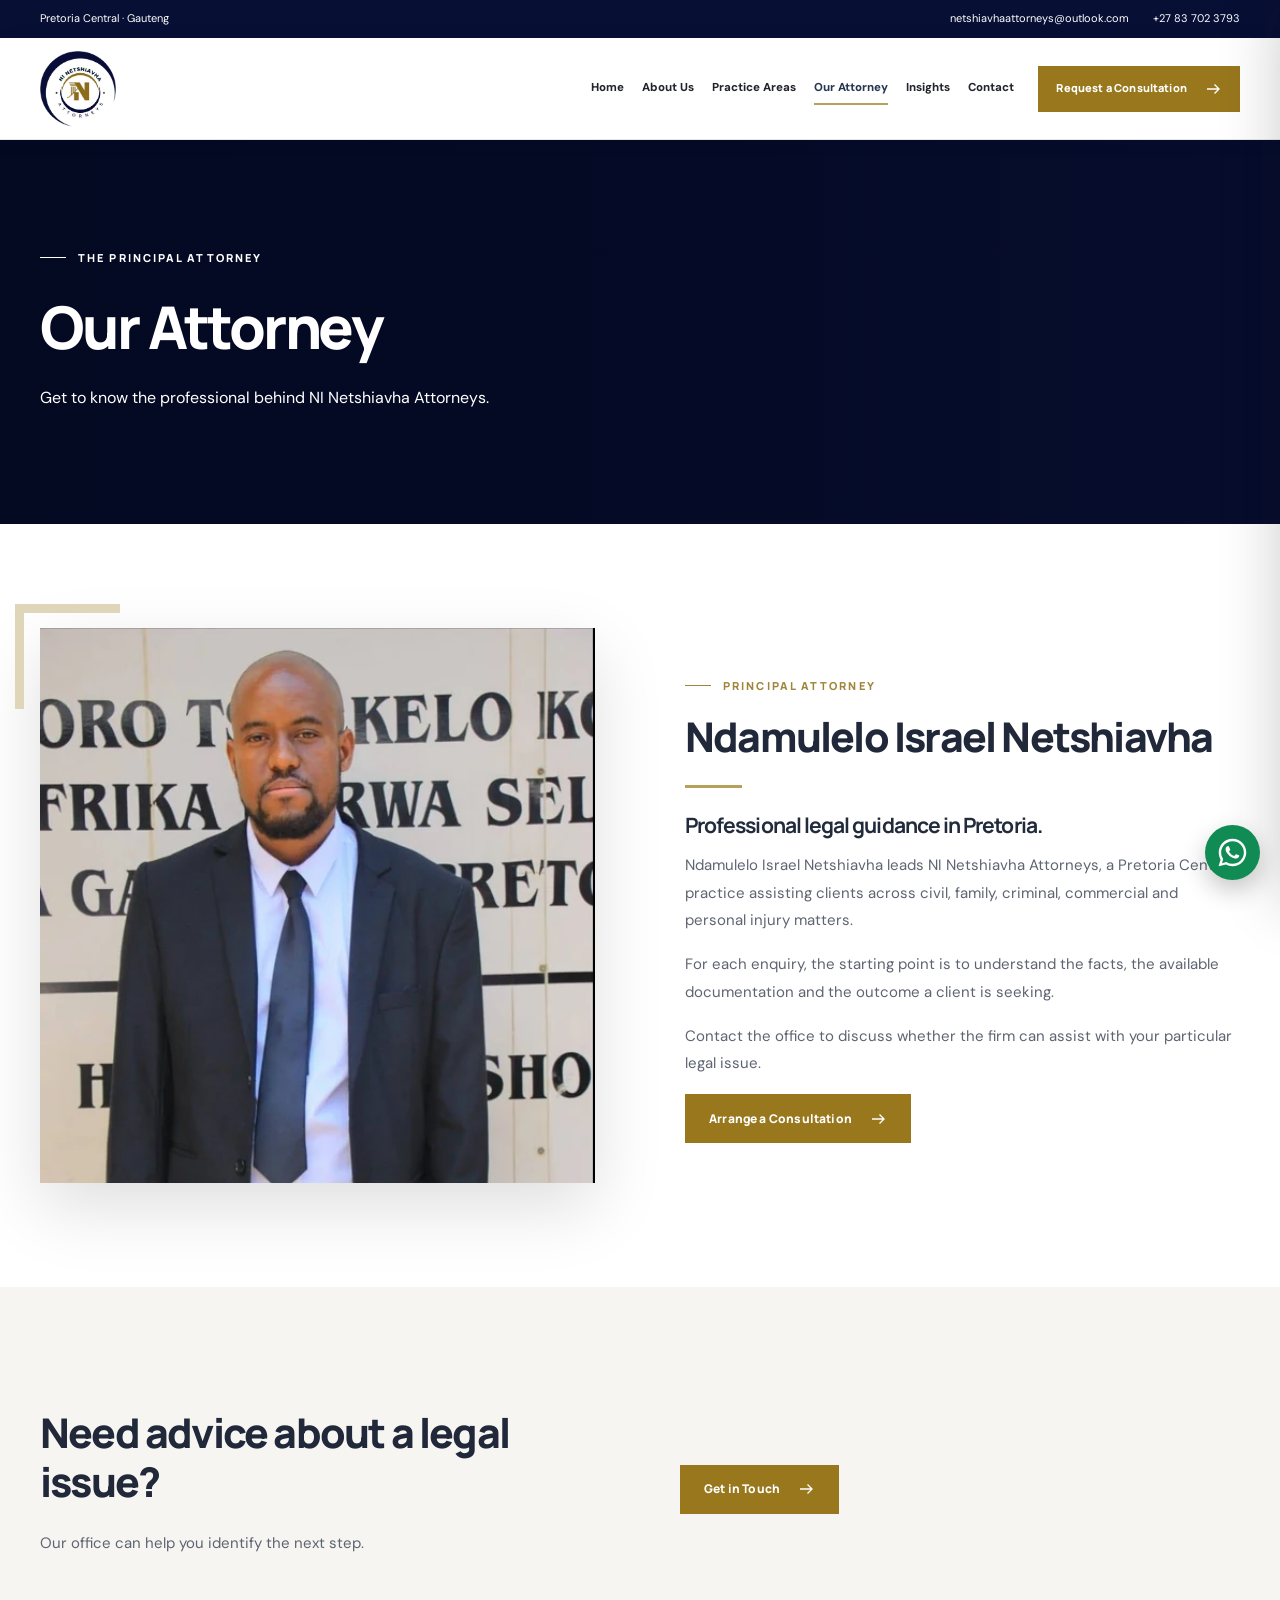
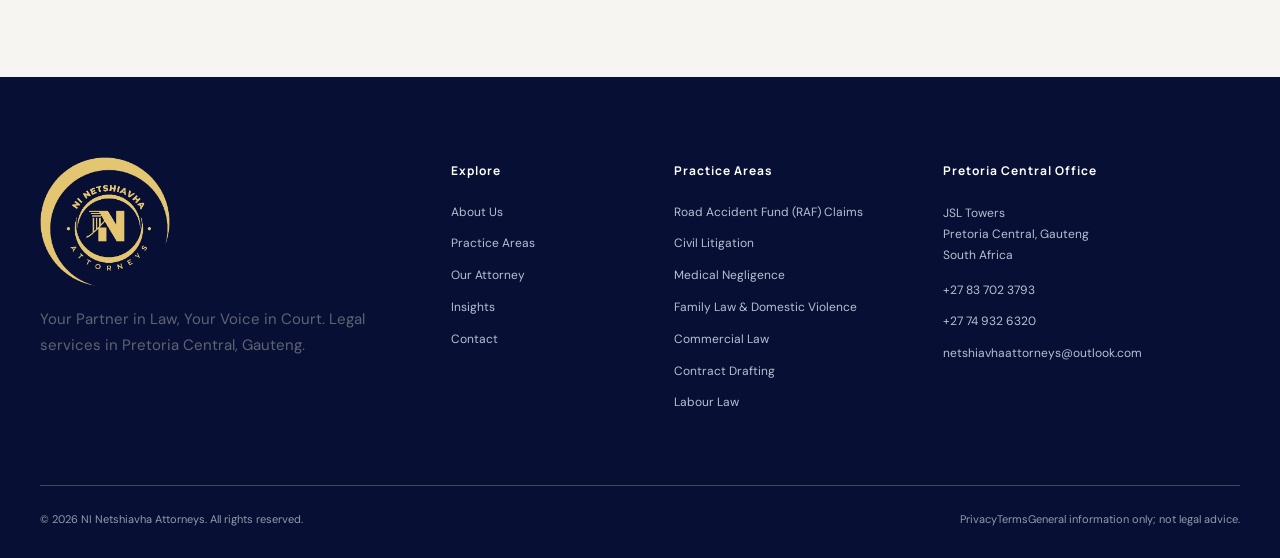
<file: our-attorney/index.html>
<!DOCTYPE html>

<html lang="en-ZA"><head><meta charset="utf-8"/><meta content="width=device-width,initial-scale=1" name="viewport"/><meta content="#080f35" name="theme-color"/><title>Ndamulelo Israel Netshiavha | Principal Attorney</title><meta content="Meet Ndamulelo Israel Netshiavha, principal attorney at NI Netshiavha Attorneys in Pretoria Central." name="description"/><meta content="noindex,follow,max-image-preview:large" name="robots"/><link href="https://ni-netshiavha-attorneys.vercel.app/our-attorney/" rel="canonical"/><meta content="Ndamulelo Israel Netshiavha | Principal Attorney" property="og:title"/><meta content="Meet Ndamulelo Israel Netshiavha, principal attorney at NI Netshiavha Attorneys in Pretoria Central." property="og:description"/><meta content="website" property="og:type"/><meta content="https://ni-netshiavha-attorneys.vercel.app/our-attorney/" property="og:url"/><meta content="https://ni-netshiavha-attorneys.vercel.app/assets/ni-netshiavha-social-preview.jpg" property="og:image"/><meta content="summary_large_image" name="twitter:card"/><link href="/assets/favicon.png" rel="icon" type="image/png"/><link href="https://images.pexels.com" rel="preconnect"/><link href="https://fonts.googleapis.com" rel="preconnect"/><link crossorigin="" href="https://fonts.gstatic.com" rel="preconnect"/><link href="/assets/site.css" rel="stylesheet"/><script defer="" src="/assets/site.js"></script><script type="application/ld+json">{"@context": "https://schema.org", "@type": "LegalService", "name": "NI Netshiavha Attorneys", "url": "https://ni-netshiavha-attorneys.vercel.app", "telephone": "+27837023793", "email": "netshiavhaattorneys@outlook.com", "image": "https://ni-netshiavha-attorneys.vercel.app/assets/ni-netshiavha-social-preview.jpg", "logo": "https://ni-netshiavha-attorneys.vercel.app/assets/logo-header-transparent.png", "address": {"@type": "PostalAddress", "streetAddress": "JSL Towers, Pretoria Central", "addressLocality": "Pretoria", "addressRegion": "Gauteng", "addressCountry": "ZA"}, "areaServed": "Pretoria and Gauteng"}</script><meta content="1200" property="og:image:width"/><meta content="630" property="og:image:height"/><meta content="NI Netshiavha Attorneys logo and principal attorney portrait" property="og:image:alt"/><meta content="https://ni-netshiavha-attorneys.vercel.app/assets/ni-netshiavha-social-preview.jpg" name="twitter:image"/><meta content="Ndamulelo Israel Netshiavha | Principal Attorney" name="twitter:title"/><meta content="Meet Ndamulelo Israel Netshiavha, principal attorney at NI Netshiavha Attorneys in Pretoria Central." name="twitter:description"/></head><body><a class="skip-link" href="#main">Skip to content</a>
<div class="topbar"><div class="container topbar-inner"><span class="topbar-address">Pretoria Central · Gauteng</span><div class="topbar-links"><a href="mailto:netshiavhaattorneys@outlook.com">netshiavhaattorneys@outlook.com</a><a href="tel:+27837023793">+27 83 702 3793</a></div></div></div>
<header class="nav-shell"><div class="container nav-inner"><a aria-label="NI Netshiavha Attorneys homepage" class="brand" href="/"><img alt="NI Netshiavha Attorneys logo" height="76" src="/assets/logo-header-transparent.png" width="100"/></a><nav aria-label="Main navigation" class="nav-links"><a class="nav-link" href="/">Home</a><a class="nav-link" href="/about/">About Us</a><a class="nav-link" href="/practice-areas/">Practice Areas</a><a aria-current="page" class="nav-link active" href="/our-attorney/">Our Attorney</a><a class="nav-link" href="/insights/">Insights</a><a class="nav-link" href="/contact/">Contact</a></nav><a class="btn btn-gold nav-cta" href="/contact/">Request a Consultation <svg aria-hidden="true" fill="none" height="18" stroke="currentColor" stroke-width="1.8" viewbox="0 0 24 24" width="18" xmlns="http://www.w3.org/2000/svg"><path d="M4 12h16m-6-6 6 6-6 6"></path></svg></a><button aria-controls="mobile-panel" aria-expanded="false" aria-label="Open navigation" class="menu-open" data-mobile-open="" type="button">☰</button></div></header>
<div class="mobile-backdrop" id="mobile-backdrop"></div><nav aria-hidden="true" aria-label="Mobile navigation" class="mobile-panel" id="mobile-panel" inert=""><div class="mobile-head"><img alt="NI Netshiavha Attorneys logo" height="76" src="/assets/logo-header-transparent.png" width="100"/><button aria-label="Close navigation" data-mobile-close="" type="button">×</button></div><div class="mobile-links"><a href="/">Home</a><a href="/about/">About Us</a><a href="/practice-areas/">Practice Areas</a><a href="/our-attorney/">Our Attorney</a><a href="/insights/">Insights</a><a href="/contact/">Contact</a></div><a class="btn btn-gold mobile-cta" href="/contact/">Contact the Firm <svg aria-hidden="true" fill="none" height="18" stroke="currentColor" stroke-width="1.8" viewbox="0 0 24 24" width="18" xmlns="http://www.w3.org/2000/svg"><path d="M4 12h16m-6-6 6 6-6 6"></path></svg></a></nav>
<main id="main"><section class="page-hero" style="--page-hero-image:url('https://images.pexels.com/photos/5669602/pexels-photo-5669602.jpeg?auto=compress&cs=tinysrgb&w=1800')"><div class="container"><span class="eyebrow eyebrow-light">THE PRINCIPAL ATTORNEY</span><h1>Our Attorney</h1><p>Get to know the professional behind NI Netshiavha Attorneys.</p></div></section><section class="section"><div class="container"><div class="intro-grid"><div class="intro-picture"><img alt="Ndamulelo Israel Netshiavha in a black suit" loading="lazy" src="/assets/principal-suit.webp"/></div><div class="intro-copy"><span class="eyebrow">PRINCIPAL ATTORNEY</span><h2>Ndamulelo Israel Netshiavha</h2><div class="accent-line"></div><h3>Professional legal guidance in Pretoria.</h3><p>Ndamulelo Israel Netshiavha leads NI Netshiavha Attorneys, a Pretoria Central practice assisting clients across civil, family, criminal, commercial and personal injury matters.</p><p>For each enquiry, the starting point is to understand the facts, the available documentation and the outcome a client is seeking.</p><p>Contact the office to discuss whether the firm can assist with your particular legal issue.</p><a class="btn btn-gold" href="/contact/">Arrange a Consultation <svg aria-hidden="true" fill="none" height="18" stroke="currentColor" stroke-width="1.8" viewbox="0 0 24 24" width="18" xmlns="http://www.w3.org/2000/svg"><path d="M4 12h16m-6-6 6 6-6 6"></path></svg></a></div></div></div></section><section class="section cream"><div class="container"><div class="two-column"><div><h2>Need advice about a legal issue?</h2><p>Our office can help you identify the next step.</p></div><div><a class="btn btn-gold" href="/contact/">Get in Touch <svg aria-hidden="true" fill="none" height="18" stroke="currentColor" stroke-width="1.8" viewbox="0 0 24 24" width="18" xmlns="http://www.w3.org/2000/svg"><path d="M4 12h16m-6-6 6 6-6 6"></path></svg></a></div></div></div></section></main>
<footer class="site-footer"><div class="container"><div class="footer-grid"><div><a class="footer-logo" href="/"><img alt="NI Netshiavha Attorneys logo" height="105" loading="lazy" src="/assets/logo-footer-transparent.png" width="300"/></a><p>Your Partner in Law, Your Voice in Court. Legal services in Pretoria Central, Gauteng.</p></div><div><h3>Explore</h3><div class="footer-links"><a href="/about/">About Us</a><a href="/practice-areas/">Practice Areas</a><a href="/our-attorney/">Our Attorney</a><a href="/insights/">Insights</a><a href="/contact/">Contact</a></div></div><div><h3>Practice Areas</h3><div class="footer-links"><a href="/practice-areas/#raf">Road Accident Fund (RAF) Claims</a><a href="/practice-areas/#civil">Civil Litigation</a><a href="/practice-areas/#medical">Medical Negligence</a><a href="/practice-areas/#family">Family Law &amp; Domestic Violence</a><a href="/practice-areas/#commercial">Commercial Law</a><a href="/practice-areas/#contracts">Contract Drafting</a><a href="/practice-areas/#labour">Labour Law</a></div></div><div class="footer-location"><h3>Pretoria Central Office</h3><address>JSL Towers<br/>Pretoria Central, Gauteng<br/>South Africa</address><div class="footer-links" style="margin-top:15px"><a href="tel:+27837023793">+27 83 702 3793</a><a href="tel:+27749326320">+27 74 932 6320</a><a href="mailto:netshiavhaattorneys@outlook.com">netshiavhaattorneys@outlook.com</a></div></div></div><div class="footer-bottom"><span>© 2026 NI Netshiavha Attorneys. All rights reserved.</span><span class="footer-legal"><a href="/privacy/">Privacy</a><a href="/terms/">Terms</a><span>General information only; not legal advice.</span></span></div></div></footer>
<a aria-label="WhatsApp NI Netshiavha Attorneys" class="floating-whatsapp" href="https://wa.me/27837023793?text=Good%20day%2C%20I%20would%20like%20to%20enquire%20about%20legal%20services." rel="noopener noreferrer" target="_blank" title="WhatsApp NI Netshiavha Attorneys"><svg aria-hidden="true" viewbox="0 0 32 32" xmlns="http://www.w3.org/2000/svg"><path d="M16 .8C7.61.8.8 7.59.8 15.98c0 2.69.7 5.31 2.03 7.62L.7 31.3l7.91-2.08a15.15 15.15 0 0 0 7.37 1.88h.01c8.38 0 15.2-6.82 15.2-15.2 0-4.06-1.58-7.88-4.46-10.76A15.07 15.07 0 0 0 16 .8Zm0 27.73a12.54 12.54 0 0 1-6.39-1.75l-.46-.27-4.7 1.23 1.25-4.58-.3-.47a12.5 12.5 0 0 1-1.93-6.7C3.47 9.08 9.08 3.47 16 3.47a12.45 12.45 0 0 1 8.87 3.68 12.48 12.48 0 0 1 3.67 8.86c0 6.91-5.62 12.52-12.54 12.52Zm6.88-9.38c-.38-.19-2.23-1.1-2.58-1.23-.34-.13-.59-.19-.84.19s-.96 1.23-1.18 1.49-.44.29-.82.1a10.32 10.32 0 0 1-3.04-1.88 11.39 11.39 0 0 1-2.1-2.61c-.22-.38-.02-.58.16-.77.17-.17.38-.44.57-.66s.25-.38.38-.63.06-.47-.03-.66c-.1-.19-.85-2.04-1.16-2.8-.3-.74-.61-.64-.84-.65l-.71-.01c-.25 0-.66.1-1.01.47-.34.38-1.32 1.29-1.32 3.13s1.35 3.62 1.53 3.87a14.37 14.37 0 0 0 5.51 4.89c1.03.45 1.84.72 2.48.93 1.04.33 1.98.29 2.72.18.83-.13 2.23-.91 2.55-1.79.31-.88.31-1.64.22-1.8-.09-.16-.34-.25-.72-.44Z" fill="currentColor"></path></svg><span aria-hidden="true" class="whatsapp-tooltip">WhatsApp Us</span></a><button aria-label="Back to top" class="scroll-top" title="Back to top" type="button">↑</button></body></html>
</file>
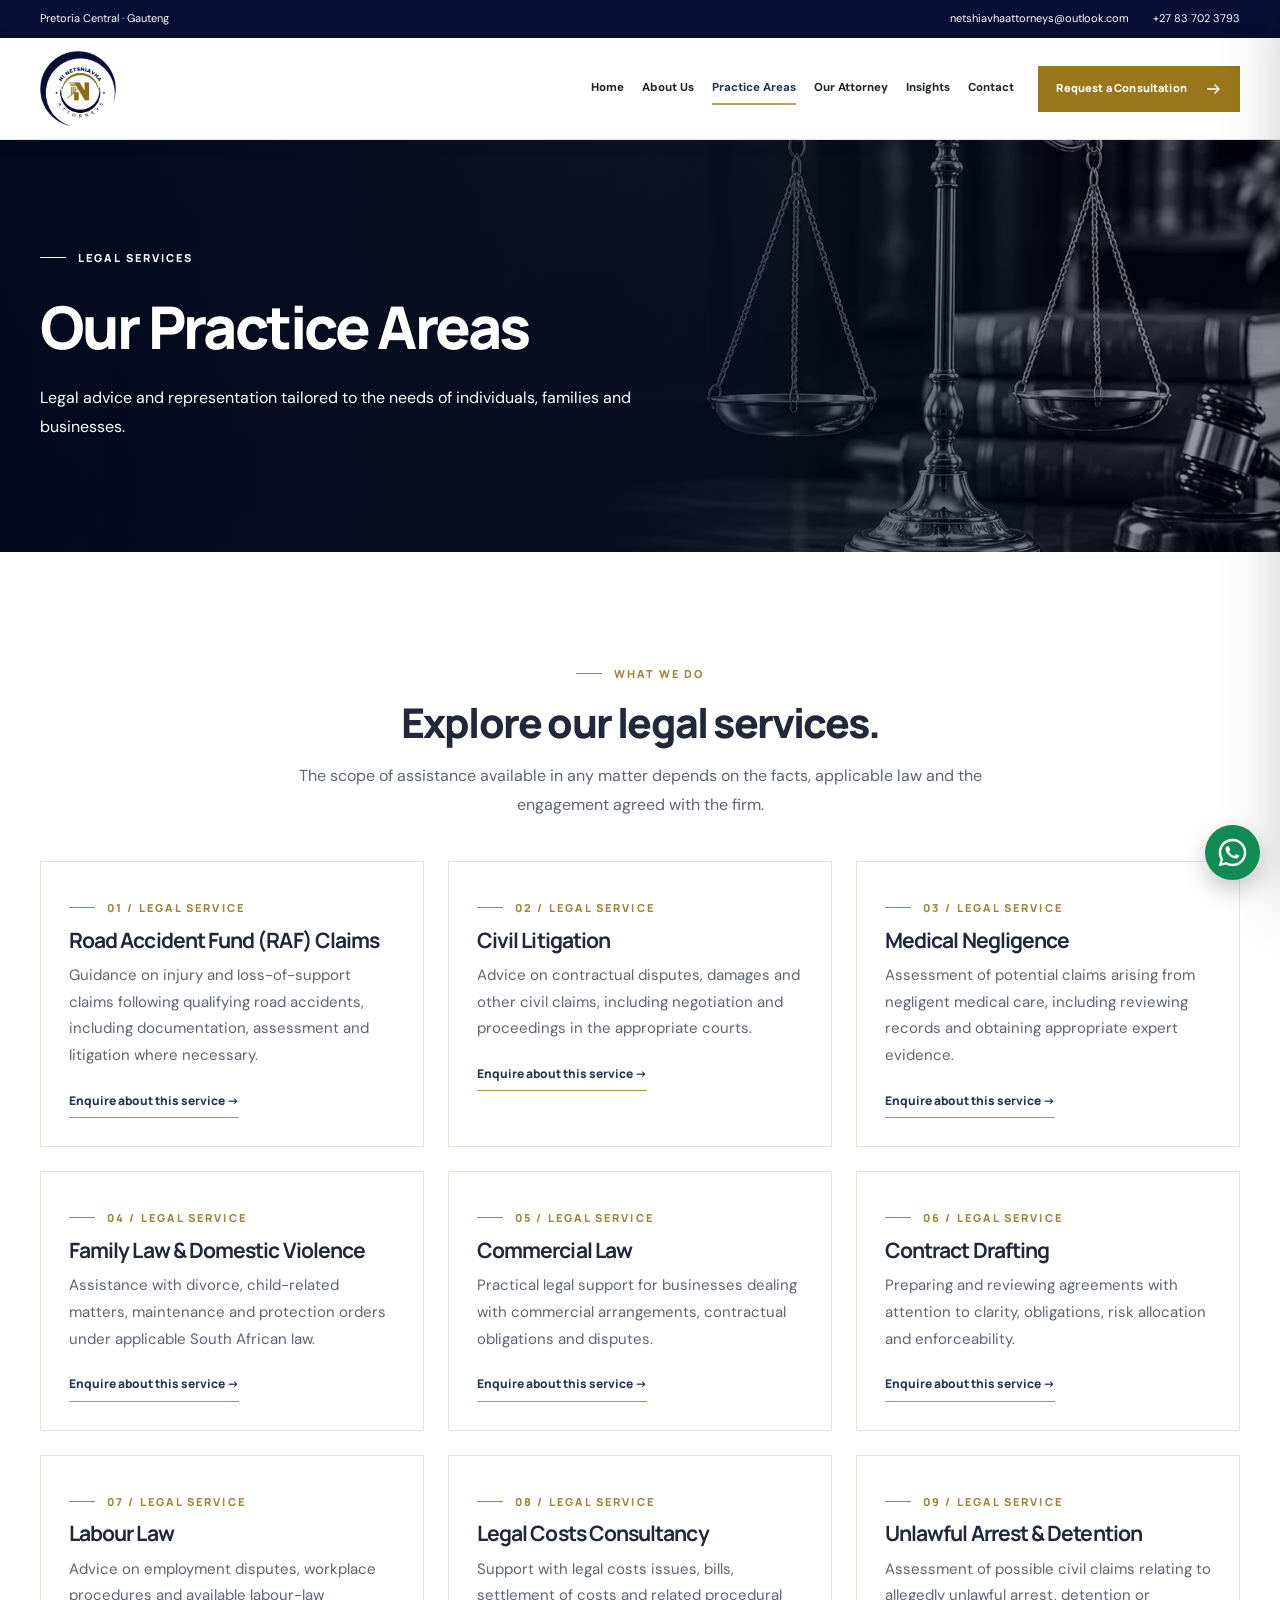
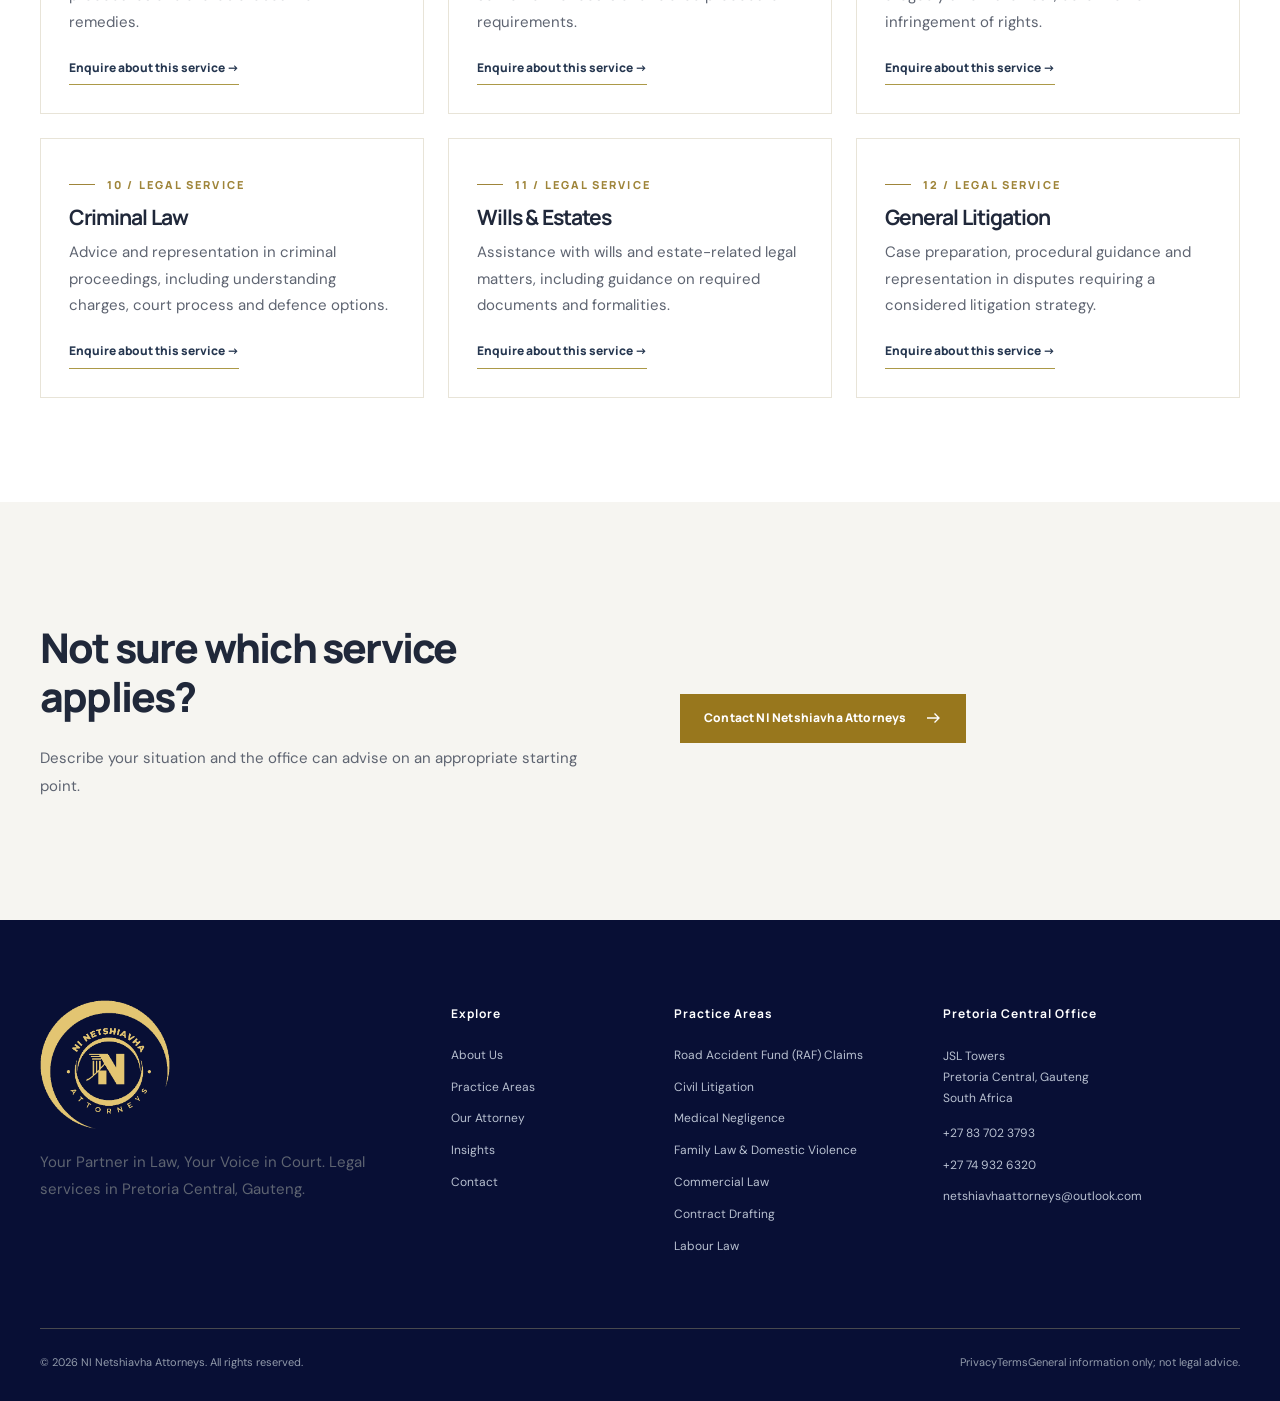
<file: practice-areas/index.html>
<!DOCTYPE html>

<html lang="en-ZA"><head><meta charset="utf-8"/><meta content="width=device-width,initial-scale=1" name="viewport"/><meta content="#080f35" name="theme-color"/><title>Practice Areas | NI Netshiavha Attorneys Pretoria</title><meta content="Explore RAF claims, civil litigation, medical negligence, family law, labour law, criminal law and legal costs services in Pretoria." name="description"/><meta content="noindex,follow,max-image-preview:large" name="robots"/><link href="https://ni-netshiavha-attorneys.vercel.app/practice-areas/" rel="canonical"/><meta content="Practice Areas | NI Netshiavha Attorneys Pretoria" property="og:title"/><meta content="Explore RAF claims, civil litigation, medical negligence, family law, labour law, criminal law and legal costs services in Pretoria." property="og:description"/><meta content="website" property="og:type"/><meta content="https://ni-netshiavha-attorneys.vercel.app/practice-areas/" property="og:url"/><meta content="https://ni-netshiavha-attorneys.vercel.app/assets/ni-netshiavha-social-preview.jpg" property="og:image"/><meta content="summary_large_image" name="twitter:card"/><link href="/assets/favicon.png" rel="icon" type="image/png"/><link href="https://images.pexels.com" rel="preconnect"/><link href="https://fonts.googleapis.com" rel="preconnect"/><link crossorigin="" href="https://fonts.gstatic.com" rel="preconnect"/><link href="/assets/site.css" rel="stylesheet"/><script defer="" src="/assets/site.js"></script><script type="application/ld+json">{"@context": "https://schema.org", "@type": "LegalService", "name": "NI Netshiavha Attorneys", "url": "https://ni-netshiavha-attorneys.vercel.app", "telephone": "+27837023793", "email": "netshiavhaattorneys@outlook.com", "image": "https://ni-netshiavha-attorneys.vercel.app/assets/ni-netshiavha-social-preview.jpg", "logo": "https://ni-netshiavha-attorneys.vercel.app/assets/logo-header-transparent.png", "address": {"@type": "PostalAddress", "streetAddress": "JSL Towers, Pretoria Central", "addressLocality": "Pretoria", "addressRegion": "Gauteng", "addressCountry": "ZA"}, "areaServed": "Pretoria and Gauteng"}</script><meta content="1200" property="og:image:width"/><meta content="630" property="og:image:height"/><meta content="NI Netshiavha Attorneys logo and principal attorney portrait" property="og:image:alt"/><meta content="https://ni-netshiavha-attorneys.vercel.app/assets/ni-netshiavha-social-preview.jpg" name="twitter:image"/><meta content="Practice Areas | NI Netshiavha Attorneys Pretoria" name="twitter:title"/><meta content="Explore RAF claims, civil litigation, medical negligence, family law, labour law, criminal law and legal costs services in Pretoria." name="twitter:description"/></head><body><a class="skip-link" href="#main">Skip to content</a>
<div class="topbar"><div class="container topbar-inner"><span class="topbar-address">Pretoria Central · Gauteng</span><div class="topbar-links"><a href="mailto:netshiavhaattorneys@outlook.com">netshiavhaattorneys@outlook.com</a><a href="tel:+27837023793">+27 83 702 3793</a></div></div></div>
<header class="nav-shell"><div class="container nav-inner"><a aria-label="NI Netshiavha Attorneys homepage" class="brand" href="/"><img alt="NI Netshiavha Attorneys logo" height="76" src="/assets/logo-header-transparent.png" width="100"/></a><nav aria-label="Main navigation" class="nav-links"><a class="nav-link" href="/">Home</a><a class="nav-link" href="/about/">About Us</a><a aria-current="page" class="nav-link active" href="/practice-areas/">Practice Areas</a><a class="nav-link" href="/our-attorney/">Our Attorney</a><a class="nav-link" href="/insights/">Insights</a><a class="nav-link" href="/contact/">Contact</a></nav><a class="btn btn-gold nav-cta" href="/contact/">Request a Consultation <svg aria-hidden="true" fill="none" height="18" stroke="currentColor" stroke-width="1.8" viewbox="0 0 24 24" width="18" xmlns="http://www.w3.org/2000/svg"><path d="M4 12h16m-6-6 6 6-6 6"></path></svg></a><button aria-controls="mobile-panel" aria-expanded="false" aria-label="Open navigation" class="menu-open" data-mobile-open="" type="button">☰</button></div></header>
<div class="mobile-backdrop" id="mobile-backdrop"></div><nav aria-hidden="true" aria-label="Mobile navigation" class="mobile-panel" id="mobile-panel" inert=""><div class="mobile-head"><img alt="NI Netshiavha Attorneys logo" height="76" src="/assets/logo-header-transparent.png" width="100"/><button aria-label="Close navigation" data-mobile-close="" type="button">×</button></div><div class="mobile-links"><a href="/">Home</a><a href="/about/">About Us</a><a href="/practice-areas/">Practice Areas</a><a href="/our-attorney/">Our Attorney</a><a href="/insights/">Insights</a><a href="/contact/">Contact</a></div><a class="btn btn-gold mobile-cta" href="/contact/">Contact the Firm <svg aria-hidden="true" fill="none" height="18" stroke="currentColor" stroke-width="1.8" viewbox="0 0 24 24" width="18" xmlns="http://www.w3.org/2000/svg"><path d="M4 12h16m-6-6 6 6-6 6"></path></svg></a></nav>
<main id="main"><section class="page-hero" style="--page-hero-image:url('/assets/hero-practice-silver-scales.webp')"><div class="container"><span class="eyebrow eyebrow-light">LEGAL SERVICES</span><h1>Our Practice Areas</h1><p>Legal advice and representation tailored to the needs of individuals, families and businesses.</p></div></section><section class="section"><div class="container"><div class="section-heading centered"><span class="eyebrow">WHAT WE DO</span><h2>Explore our legal services.</h2><p>The scope of assistance available in any matter depends on the facts, applicable law and the engagement agreed with the firm.</p></div><div class="practice-overview"><article class="service-item" id="raf"><span class="eyebrow">01 / LEGAL SERVICE</span><h3>Road Accident Fund (RAF) Claims</h3><p>Guidance on injury and loss-of-support claims following qualifying road accidents, including documentation, assessment and litigation where necessary.</p><p style="margin-top:18px"><a class="text-link" href="/contact/">Enquire about this service →</a></p></article><article class="service-item" id="civil"><span class="eyebrow">02 / LEGAL SERVICE</span><h3>Civil Litigation</h3><p>Advice on contractual disputes, damages and other civil claims, including negotiation and proceedings in the appropriate courts.</p><p style="margin-top:18px"><a class="text-link" href="/contact/">Enquire about this service →</a></p></article><article class="service-item" id="medical"><span class="eyebrow">03 / LEGAL SERVICE</span><h3>Medical Negligence</h3><p>Assessment of potential claims arising from negligent medical care, including reviewing records and obtaining appropriate expert evidence.</p><p style="margin-top:18px"><a class="text-link" href="/contact/">Enquire about this service →</a></p></article><article class="service-item" id="family"><span class="eyebrow">04 / LEGAL SERVICE</span><h3>Family Law &amp; Domestic Violence</h3><p>Assistance with divorce, child-related matters, maintenance and protection orders under applicable South African law.</p><p style="margin-top:18px"><a class="text-link" href="/contact/">Enquire about this service →</a></p></article><article class="service-item" id="commercial"><span class="eyebrow">05 / LEGAL SERVICE</span><h3>Commercial Law</h3><p>Practical legal support for businesses dealing with commercial arrangements, contractual obligations and disputes.</p><p style="margin-top:18px"><a class="text-link" href="/contact/">Enquire about this service →</a></p></article><article class="service-item" id="contracts"><span class="eyebrow">06 / LEGAL SERVICE</span><h3>Contract Drafting</h3><p>Preparing and reviewing agreements with attention to clarity, obligations, risk allocation and enforceability.</p><p style="margin-top:18px"><a class="text-link" href="/contact/">Enquire about this service →</a></p></article><article class="service-item" id="labour"><span class="eyebrow">07 / LEGAL SERVICE</span><h3>Labour Law</h3><p>Advice on employment disputes, workplace procedures and available labour-law remedies.</p><p style="margin-top:18px"><a class="text-link" href="/contact/">Enquire about this service →</a></p></article><article class="service-item" id="costs"><span class="eyebrow">08 / LEGAL SERVICE</span><h3>Legal Costs Consultancy</h3><p>Support with legal costs issues, bills, settlement of costs and related procedural requirements.</p><p style="margin-top:18px"><a class="text-link" href="/contact/">Enquire about this service →</a></p></article><article class="service-item" id="detention"><span class="eyebrow">09 / LEGAL SERVICE</span><h3>Unlawful Arrest &amp; Detention</h3><p>Assessment of possible civil claims relating to allegedly unlawful arrest, detention or infringement of rights.</p><p style="margin-top:18px"><a class="text-link" href="/contact/">Enquire about this service →</a></p></article><article class="service-item" id="criminal"><span class="eyebrow">10 / LEGAL SERVICE</span><h3>Criminal Law</h3><p>Advice and representation in criminal proceedings, including understanding charges, court process and defence options.</p><p style="margin-top:18px"><a class="text-link" href="/contact/">Enquire about this service →</a></p></article><article class="service-item" id="estate"><span class="eyebrow">11 / LEGAL SERVICE</span><h3>Wills &amp; Estates</h3><p>Assistance with wills and estate-related legal matters, including guidance on required documents and formalities.</p><p style="margin-top:18px"><a class="text-link" href="/contact/">Enquire about this service →</a></p></article><article class="service-item" id="general"><span class="eyebrow">12 / LEGAL SERVICE</span><h3>General Litigation</h3><p>Case preparation, procedural guidance and representation in disputes requiring a considered litigation strategy.</p><p style="margin-top:18px"><a class="text-link" href="/contact/">Enquire about this service →</a></p></article></div></div></section><section class="section cream"><div class="container"><div class="two-column"><div><h2>Not sure which service applies?</h2><p>Describe your situation and the office can advise on an appropriate starting point.</p></div><div><a class="btn btn-gold" href="/contact/">Contact NI Netshiavha Attorneys <svg aria-hidden="true" fill="none" height="18" stroke="currentColor" stroke-width="1.8" viewbox="0 0 24 24" width="18" xmlns="http://www.w3.org/2000/svg"><path d="M4 12h16m-6-6 6 6-6 6"></path></svg></a></div></div></div></section></main>
<footer class="site-footer"><div class="container"><div class="footer-grid"><div><a class="footer-logo" href="/"><img alt="NI Netshiavha Attorneys logo" height="105" loading="lazy" src="/assets/logo-footer-transparent.png" width="300"/></a><p>Your Partner in Law, Your Voice in Court. Legal services in Pretoria Central, Gauteng.</p></div><div><h3>Explore</h3><div class="footer-links"><a href="/about/">About Us</a><a href="/practice-areas/">Practice Areas</a><a href="/our-attorney/">Our Attorney</a><a href="/insights/">Insights</a><a href="/contact/">Contact</a></div></div><div><h3>Practice Areas</h3><div class="footer-links"><a href="/practice-areas/#raf">Road Accident Fund (RAF) Claims</a><a href="/practice-areas/#civil">Civil Litigation</a><a href="/practice-areas/#medical">Medical Negligence</a><a href="/practice-areas/#family">Family Law &amp; Domestic Violence</a><a href="/practice-areas/#commercial">Commercial Law</a><a href="/practice-areas/#contracts">Contract Drafting</a><a href="/practice-areas/#labour">Labour Law</a></div></div><div class="footer-location"><h3>Pretoria Central Office</h3><address>JSL Towers<br/>Pretoria Central, Gauteng<br/>South Africa</address><div class="footer-links" style="margin-top:15px"><a href="tel:+27837023793">+27 83 702 3793</a><a href="tel:+27749326320">+27 74 932 6320</a><a href="mailto:netshiavhaattorneys@outlook.com">netshiavhaattorneys@outlook.com</a></div></div></div><div class="footer-bottom"><span>© 2026 NI Netshiavha Attorneys. All rights reserved.</span><span class="footer-legal"><a href="/privacy/">Privacy</a><a href="/terms/">Terms</a><span>General information only; not legal advice.</span></span></div></div></footer>
<a aria-label="WhatsApp NI Netshiavha Attorneys" class="floating-whatsapp" href="https://wa.me/27837023793?text=Good%20day%2C%20I%20would%20like%20to%20enquire%20about%20legal%20services." rel="noopener noreferrer" target="_blank" title="WhatsApp NI Netshiavha Attorneys"><svg aria-hidden="true" viewbox="0 0 32 32" xmlns="http://www.w3.org/2000/svg"><path d="M16 .8C7.61.8.8 7.59.8 15.98c0 2.69.7 5.31 2.03 7.62L.7 31.3l7.91-2.08a15.15 15.15 0 0 0 7.37 1.88h.01c8.38 0 15.2-6.82 15.2-15.2 0-4.06-1.58-7.88-4.46-10.76A15.07 15.07 0 0 0 16 .8Zm0 27.73a12.54 12.54 0 0 1-6.39-1.75l-.46-.27-4.7 1.23 1.25-4.58-.3-.47a12.5 12.5 0 0 1-1.93-6.7C3.47 9.08 9.08 3.47 16 3.47a12.45 12.45 0 0 1 8.87 3.68 12.48 12.48 0 0 1 3.67 8.86c0 6.91-5.62 12.52-12.54 12.52Zm6.88-9.38c-.38-.19-2.23-1.1-2.58-1.23-.34-.13-.59-.19-.84.19s-.96 1.23-1.18 1.49-.44.29-.82.1a10.32 10.32 0 0 1-3.04-1.88 11.39 11.39 0 0 1-2.1-2.61c-.22-.38-.02-.58.16-.77.17-.17.38-.44.57-.66s.25-.38.38-.63.06-.47-.03-.66c-.1-.19-.85-2.04-1.16-2.8-.3-.74-.61-.64-.84-.65l-.71-.01c-.25 0-.66.1-1.01.47-.34.38-1.32 1.29-1.32 3.13s1.35 3.62 1.53 3.87a14.37 14.37 0 0 0 5.51 4.89c1.03.45 1.84.72 2.48.93 1.04.33 1.98.29 2.72.18.83-.13 2.23-.91 2.55-1.79.31-.88.31-1.64.22-1.8-.09-.16-.34-.25-.72-.44Z" fill="currentColor"></path></svg><span aria-hidden="true" class="whatsapp-tooltip">WhatsApp Us</span></a><button aria-label="Back to top" class="scroll-top" title="Back to top" type="button">↑</button></body></html>
</file>
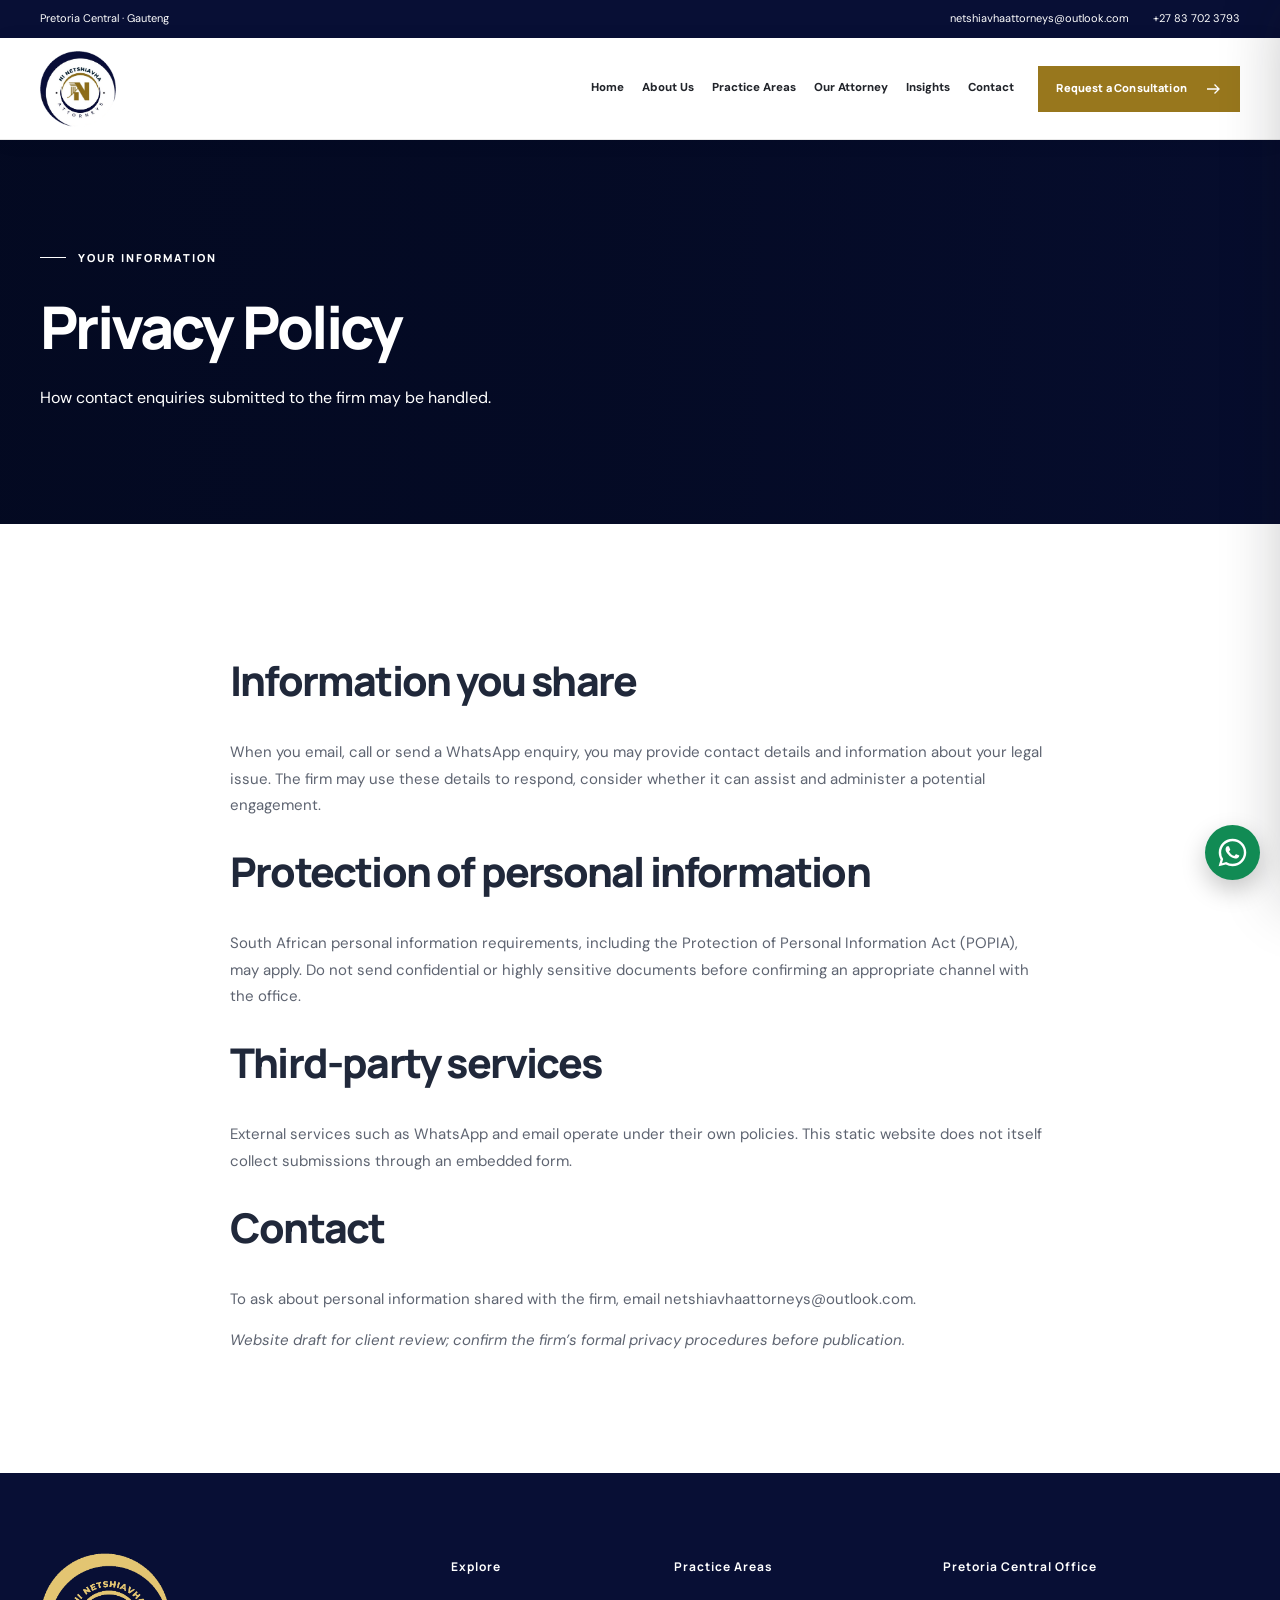
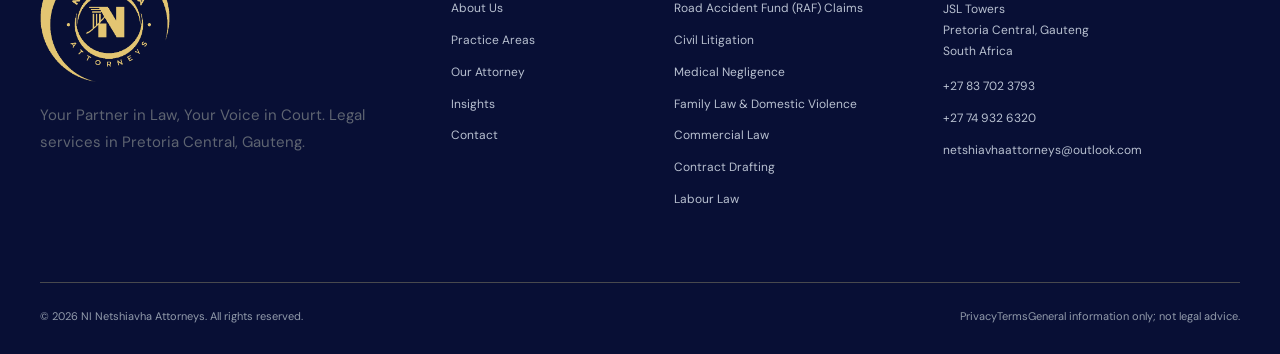
<file: privacy/index.html>
<!DOCTYPE html>

<html lang="en-ZA"><head><meta charset="utf-8"/><meta content="width=device-width,initial-scale=1" name="viewport"/><meta content="#080f35" name="theme-color"/><title>Privacy Policy | NI Netshiavha Attorneys</title><meta content="Read information about privacy and contact enquiries to NI Netshiavha Attorneys." name="description"/><meta content="noindex,follow,max-image-preview:large" name="robots"/><link href="https://ni-netshiavha-attorneys.vercel.app/privacy/" rel="canonical"/><meta content="Privacy Policy | NI Netshiavha Attorneys" property="og:title"/><meta content="Read information about privacy and contact enquiries to NI Netshiavha Attorneys." property="og:description"/><meta content="website" property="og:type"/><meta content="https://ni-netshiavha-attorneys.vercel.app/privacy/" property="og:url"/><meta content="https://ni-netshiavha-attorneys.vercel.app/assets/ni-netshiavha-social-preview.jpg" property="og:image"/><meta content="summary_large_image" name="twitter:card"/><link href="/assets/favicon.png" rel="icon" type="image/png"/><link href="https://images.pexels.com" rel="preconnect"/><link href="https://fonts.googleapis.com" rel="preconnect"/><link crossorigin="" href="https://fonts.gstatic.com" rel="preconnect"/><link href="/assets/site.css" rel="stylesheet"/><script defer="" src="/assets/site.js"></script><script type="application/ld+json">{"@context": "https://schema.org", "@type": "LegalService", "name": "NI Netshiavha Attorneys", "url": "https://ni-netshiavha-attorneys.vercel.app", "telephone": "+27837023793", "email": "netshiavhaattorneys@outlook.com", "image": "https://ni-netshiavha-attorneys.vercel.app/assets/ni-netshiavha-social-preview.jpg", "logo": "https://ni-netshiavha-attorneys.vercel.app/assets/logo-header-transparent.png", "address": {"@type": "PostalAddress", "streetAddress": "JSL Towers, Pretoria Central", "addressLocality": "Pretoria", "addressRegion": "Gauteng", "addressCountry": "ZA"}, "areaServed": "Pretoria and Gauteng"}</script><meta content="1200" property="og:image:width"/><meta content="630" property="og:image:height"/><meta content="NI Netshiavha Attorneys logo and principal attorney portrait" property="og:image:alt"/><meta content="https://ni-netshiavha-attorneys.vercel.app/assets/ni-netshiavha-social-preview.jpg" name="twitter:image"/><meta content="Privacy Policy | NI Netshiavha Attorneys" name="twitter:title"/><meta content="Read information about privacy and contact enquiries to NI Netshiavha Attorneys." name="twitter:description"/></head><body><a class="skip-link" href="#main">Skip to content</a>
<div class="topbar"><div class="container topbar-inner"><span class="topbar-address">Pretoria Central · Gauteng</span><div class="topbar-links"><a href="mailto:netshiavhaattorneys@outlook.com">netshiavhaattorneys@outlook.com</a><a href="tel:+27837023793">+27 83 702 3793</a></div></div></div>
<header class="nav-shell"><div class="container nav-inner"><a aria-label="NI Netshiavha Attorneys homepage" class="brand" href="/"><img alt="NI Netshiavha Attorneys logo" height="76" src="/assets/logo-header-transparent.png" width="100"/></a><nav aria-label="Main navigation" class="nav-links"><a class="nav-link" href="/">Home</a><a class="nav-link" href="/about/">About Us</a><a class="nav-link" href="/practice-areas/">Practice Areas</a><a class="nav-link" href="/our-attorney/">Our Attorney</a><a class="nav-link" href="/insights/">Insights</a><a class="nav-link" href="/contact/">Contact</a></nav><a class="btn btn-gold nav-cta" href="/contact/">Request a Consultation <svg aria-hidden="true" fill="none" height="18" stroke="currentColor" stroke-width="1.8" viewbox="0 0 24 24" width="18" xmlns="http://www.w3.org/2000/svg"><path d="M4 12h16m-6-6 6 6-6 6"></path></svg></a><button aria-controls="mobile-panel" aria-expanded="false" aria-label="Open navigation" class="menu-open" data-mobile-open="" type="button">☰</button></div></header>
<div class="mobile-backdrop" id="mobile-backdrop"></div><nav aria-hidden="true" aria-label="Mobile navigation" class="mobile-panel" id="mobile-panel" inert=""><div class="mobile-head"><img alt="NI Netshiavha Attorneys logo" height="76" src="/assets/logo-header-transparent.png" width="100"/><button aria-label="Close navigation" data-mobile-close="" type="button">×</button></div><div class="mobile-links"><a href="/">Home</a><a href="/about/">About Us</a><a href="/practice-areas/">Practice Areas</a><a href="/our-attorney/">Our Attorney</a><a href="/insights/">Insights</a><a href="/contact/">Contact</a></div><a class="btn btn-gold mobile-cta" href="/contact/">Contact the Firm <svg aria-hidden="true" fill="none" height="18" stroke="currentColor" stroke-width="1.8" viewbox="0 0 24 24" width="18" xmlns="http://www.w3.org/2000/svg"><path d="M4 12h16m-6-6 6 6-6 6"></path></svg></a></nav>
<main id="main"><section class="page-hero" style="--page-hero-image:url('https://images.pexels.com/photos/5673483/pexels-photo-5673483.jpeg?auto=compress&cs=tinysrgb&w=1800')"><div class="container"><span class="eyebrow eyebrow-light">YOUR INFORMATION</span><h1>Privacy Policy</h1><p>How contact enquiries submitted to the firm may be handled.</p></div></section><section class="section"><div class="container"><div class="legal-prose"><h2>Information you share</h2><p>When you email, call or send a WhatsApp enquiry, you may provide contact details and information about your legal issue. The firm may use these details to respond, consider whether it can assist and administer a potential engagement.</p><h2>Protection of personal information</h2><p>South African personal information requirements, including the Protection of Personal Information Act (POPIA), may apply. Do not send confidential or highly sensitive documents before confirming an appropriate channel with the office.</p><h2>Third-party services</h2><p>External services such as WhatsApp and email operate under their own policies. This static website does not itself collect submissions through an embedded form.</p><h2>Contact</h2><p>To ask about personal information shared with the firm, email <a href="mailto:netshiavhaattorneys@outlook.com">netshiavhaattorneys@outlook.com</a>.</p><p><em>Website draft for client review; confirm the firm’s formal privacy procedures before publication.</em></p></div></div></section></main>
<footer class="site-footer"><div class="container"><div class="footer-grid"><div><a class="footer-logo" href="/"><img alt="NI Netshiavha Attorneys logo" height="105" loading="lazy" src="/assets/logo-footer-transparent.png" width="300"/></a><p>Your Partner in Law, Your Voice in Court. Legal services in Pretoria Central, Gauteng.</p></div><div><h3>Explore</h3><div class="footer-links"><a href="/about/">About Us</a><a href="/practice-areas/">Practice Areas</a><a href="/our-attorney/">Our Attorney</a><a href="/insights/">Insights</a><a href="/contact/">Contact</a></div></div><div><h3>Practice Areas</h3><div class="footer-links"><a href="/practice-areas/#raf">Road Accident Fund (RAF) Claims</a><a href="/practice-areas/#civil">Civil Litigation</a><a href="/practice-areas/#medical">Medical Negligence</a><a href="/practice-areas/#family">Family Law &amp; Domestic Violence</a><a href="/practice-areas/#commercial">Commercial Law</a><a href="/practice-areas/#contracts">Contract Drafting</a><a href="/practice-areas/#labour">Labour Law</a></div></div><div class="footer-location"><h3>Pretoria Central Office</h3><address>JSL Towers<br/>Pretoria Central, Gauteng<br/>South Africa</address><div class="footer-links" style="margin-top:15px"><a href="tel:+27837023793">+27 83 702 3793</a><a href="tel:+27749326320">+27 74 932 6320</a><a href="mailto:netshiavhaattorneys@outlook.com">netshiavhaattorneys@outlook.com</a></div></div></div><div class="footer-bottom"><span>© 2026 NI Netshiavha Attorneys. All rights reserved.</span><span class="footer-legal"><a href="/privacy/">Privacy</a><a href="/terms/">Terms</a><span>General information only; not legal advice.</span></span></div></div></footer>
<a aria-label="WhatsApp NI Netshiavha Attorneys" class="floating-whatsapp" href="https://wa.me/27837023793?text=Good%20day%2C%20I%20would%20like%20to%20enquire%20about%20legal%20services." rel="noopener noreferrer" target="_blank" title="WhatsApp NI Netshiavha Attorneys"><svg aria-hidden="true" viewbox="0 0 32 32" xmlns="http://www.w3.org/2000/svg"><path d="M16 .8C7.61.8.8 7.59.8 15.98c0 2.69.7 5.31 2.03 7.62L.7 31.3l7.91-2.08a15.15 15.15 0 0 0 7.37 1.88h.01c8.38 0 15.2-6.82 15.2-15.2 0-4.06-1.58-7.88-4.46-10.76A15.07 15.07 0 0 0 16 .8Zm0 27.73a12.54 12.54 0 0 1-6.39-1.75l-.46-.27-4.7 1.23 1.25-4.58-.3-.47a12.5 12.5 0 0 1-1.93-6.7C3.47 9.08 9.08 3.47 16 3.47a12.45 12.45 0 0 1 8.87 3.68 12.48 12.48 0 0 1 3.67 8.86c0 6.91-5.62 12.52-12.54 12.52Zm6.88-9.38c-.38-.19-2.23-1.1-2.58-1.23-.34-.13-.59-.19-.84.19s-.96 1.23-1.18 1.49-.44.29-.82.1a10.32 10.32 0 0 1-3.04-1.88 11.39 11.39 0 0 1-2.1-2.61c-.22-.38-.02-.58.16-.77.17-.17.38-.44.57-.66s.25-.38.38-.63.06-.47-.03-.66c-.1-.19-.85-2.04-1.16-2.8-.3-.74-.61-.64-.84-.65l-.71-.01c-.25 0-.66.1-1.01.47-.34.38-1.32 1.29-1.32 3.13s1.35 3.62 1.53 3.87a14.37 14.37 0 0 0 5.51 4.89c1.03.45 1.84.72 2.48.93 1.04.33 1.98.29 2.72.18.83-.13 2.23-.91 2.55-1.79.31-.88.31-1.64.22-1.8-.09-.16-.34-.25-.72-.44Z" fill="currentColor"></path></svg><span aria-hidden="true" class="whatsapp-tooltip">WhatsApp Us</span></a><button aria-label="Back to top" class="scroll-top" title="Back to top" type="button">↑</button></body></html>
</file>
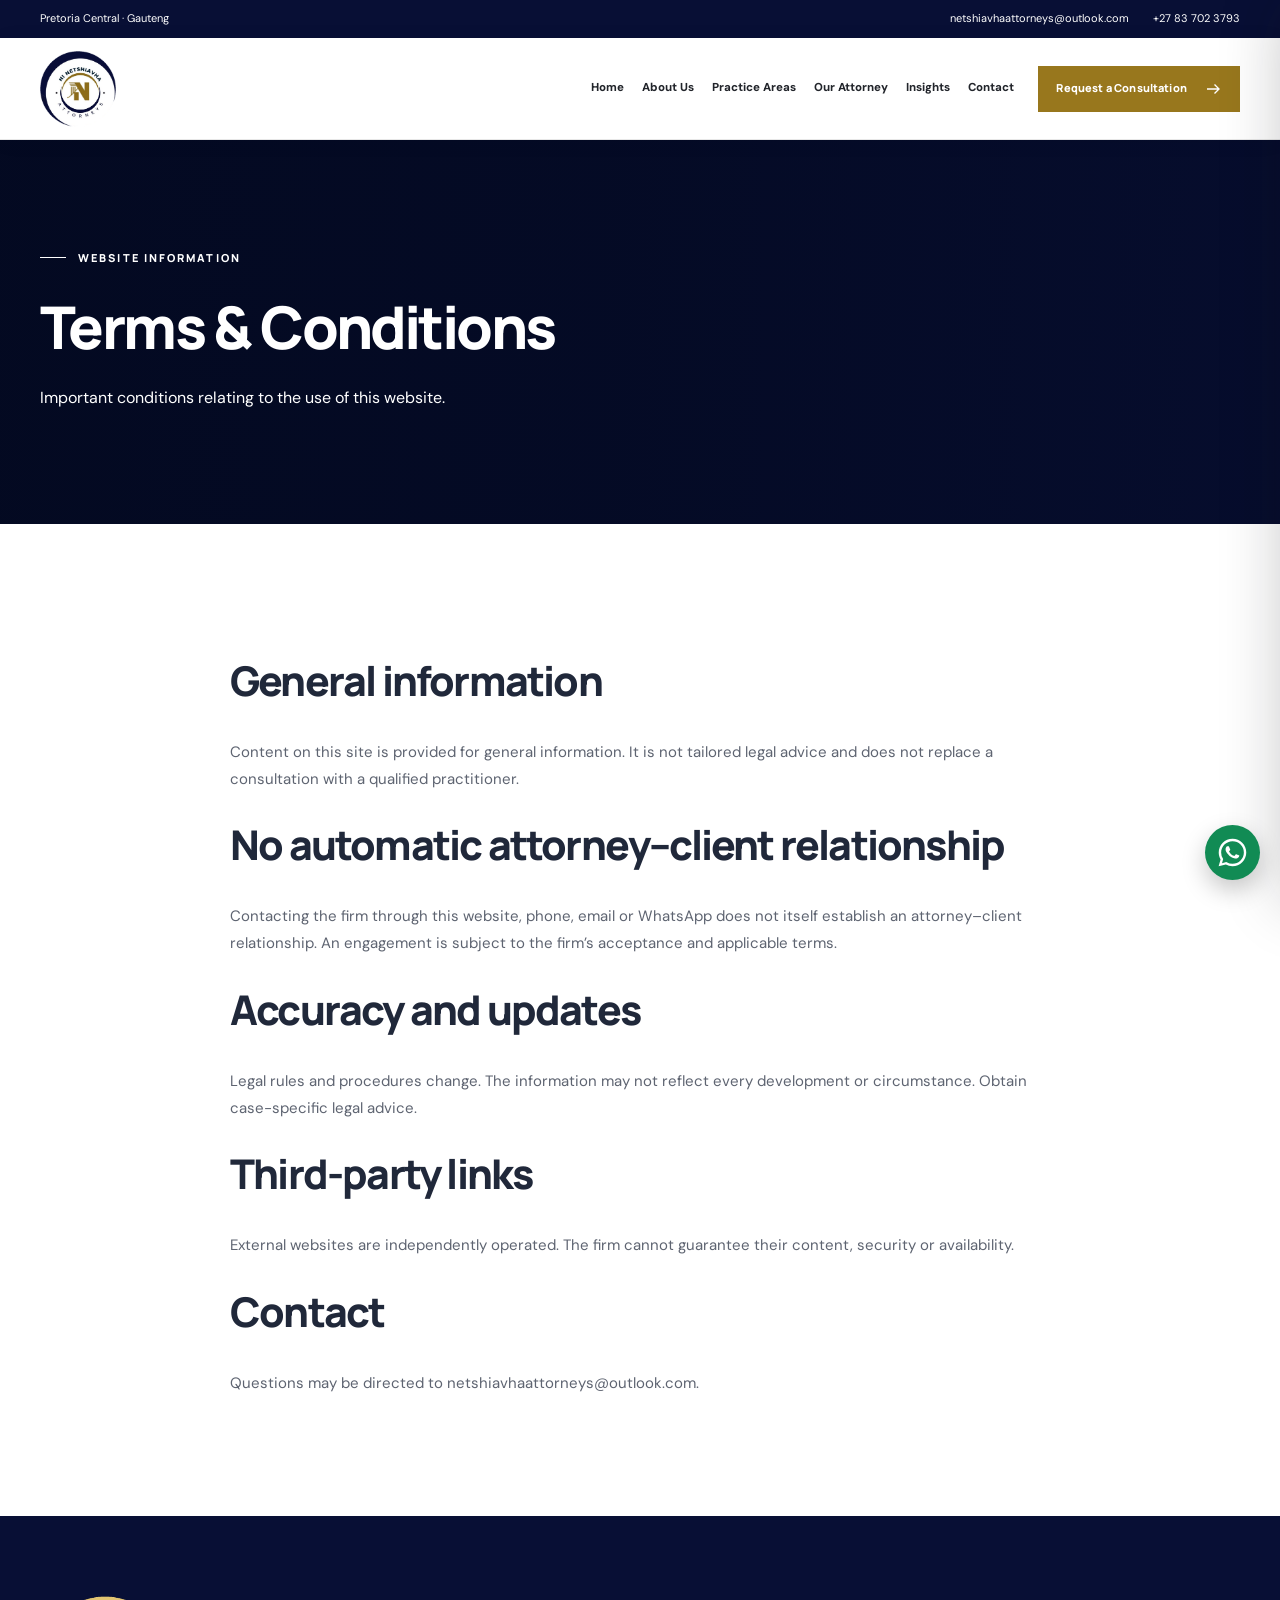
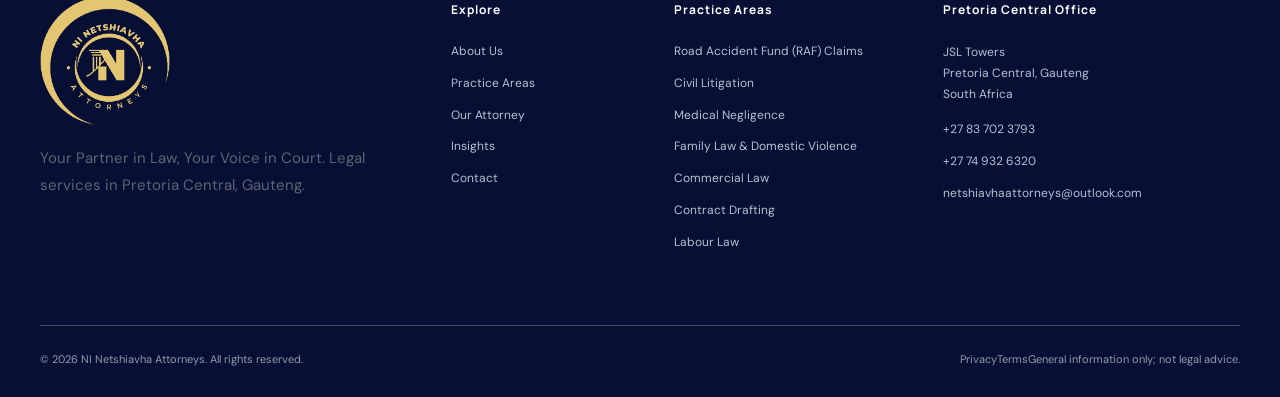
<file: terms/index.html>
<!DOCTYPE html>

<html lang="en-ZA"><head><meta charset="utf-8"/><meta content="width=device-width,initial-scale=1" name="viewport"/><meta content="#080f35" name="theme-color"/><title>Terms and Conditions | NI Netshiavha Attorneys</title><meta content="Website terms and general legal-information notice for NI Netshiavha Attorneys." name="description"/><meta content="noindex,follow,max-image-preview:large" name="robots"/><link href="https://ni-netshiavha-attorneys.vercel.app/terms/" rel="canonical"/><meta content="Terms and Conditions | NI Netshiavha Attorneys" property="og:title"/><meta content="Website terms and general legal-information notice for NI Netshiavha Attorneys." property="og:description"/><meta content="website" property="og:type"/><meta content="https://ni-netshiavha-attorneys.vercel.app/terms/" property="og:url"/><meta content="https://ni-netshiavha-attorneys.vercel.app/assets/ni-netshiavha-social-preview.jpg" property="og:image"/><meta content="summary_large_image" name="twitter:card"/><link href="/assets/favicon.png" rel="icon" type="image/png"/><link href="https://images.pexels.com" rel="preconnect"/><link href="https://fonts.googleapis.com" rel="preconnect"/><link crossorigin="" href="https://fonts.gstatic.com" rel="preconnect"/><link href="/assets/site.css" rel="stylesheet"/><script defer="" src="/assets/site.js"></script><script type="application/ld+json">{"@context": "https://schema.org", "@type": "LegalService", "name": "NI Netshiavha Attorneys", "url": "https://ni-netshiavha-attorneys.vercel.app", "telephone": "+27837023793", "email": "netshiavhaattorneys@outlook.com", "image": "https://ni-netshiavha-attorneys.vercel.app/assets/ni-netshiavha-social-preview.jpg", "logo": "https://ni-netshiavha-attorneys.vercel.app/assets/logo-header-transparent.png", "address": {"@type": "PostalAddress", "streetAddress": "JSL Towers, Pretoria Central", "addressLocality": "Pretoria", "addressRegion": "Gauteng", "addressCountry": "ZA"}, "areaServed": "Pretoria and Gauteng"}</script><meta content="1200" property="og:image:width"/><meta content="630" property="og:image:height"/><meta content="NI Netshiavha Attorneys logo and principal attorney portrait" property="og:image:alt"/><meta content="https://ni-netshiavha-attorneys.vercel.app/assets/ni-netshiavha-social-preview.jpg" name="twitter:image"/><meta content="Terms and Conditions | NI Netshiavha Attorneys" name="twitter:title"/><meta content="Website terms and general legal-information notice for NI Netshiavha Attorneys." name="twitter:description"/></head><body><a class="skip-link" href="#main">Skip to content</a>
<div class="topbar"><div class="container topbar-inner"><span class="topbar-address">Pretoria Central · Gauteng</span><div class="topbar-links"><a href="mailto:netshiavhaattorneys@outlook.com">netshiavhaattorneys@outlook.com</a><a href="tel:+27837023793">+27 83 702 3793</a></div></div></div>
<header class="nav-shell"><div class="container nav-inner"><a aria-label="NI Netshiavha Attorneys homepage" class="brand" href="/"><img alt="NI Netshiavha Attorneys logo" height="76" src="/assets/logo-header-transparent.png" width="100"/></a><nav aria-label="Main navigation" class="nav-links"><a class="nav-link" href="/">Home</a><a class="nav-link" href="/about/">About Us</a><a class="nav-link" href="/practice-areas/">Practice Areas</a><a class="nav-link" href="/our-attorney/">Our Attorney</a><a class="nav-link" href="/insights/">Insights</a><a class="nav-link" href="/contact/">Contact</a></nav><a class="btn btn-gold nav-cta" href="/contact/">Request a Consultation <svg aria-hidden="true" fill="none" height="18" stroke="currentColor" stroke-width="1.8" viewbox="0 0 24 24" width="18" xmlns="http://www.w3.org/2000/svg"><path d="M4 12h16m-6-6 6 6-6 6"></path></svg></a><button aria-controls="mobile-panel" aria-expanded="false" aria-label="Open navigation" class="menu-open" data-mobile-open="" type="button">☰</button></div></header>
<div class="mobile-backdrop" id="mobile-backdrop"></div><nav aria-hidden="true" aria-label="Mobile navigation" class="mobile-panel" id="mobile-panel" inert=""><div class="mobile-head"><img alt="NI Netshiavha Attorneys logo" height="76" src="/assets/logo-header-transparent.png" width="100"/><button aria-label="Close navigation" data-mobile-close="" type="button">×</button></div><div class="mobile-links"><a href="/">Home</a><a href="/about/">About Us</a><a href="/practice-areas/">Practice Areas</a><a href="/our-attorney/">Our Attorney</a><a href="/insights/">Insights</a><a href="/contact/">Contact</a></div><a class="btn btn-gold mobile-cta" href="/contact/">Contact the Firm <svg aria-hidden="true" fill="none" height="18" stroke="currentColor" stroke-width="1.8" viewbox="0 0 24 24" width="18" xmlns="http://www.w3.org/2000/svg"><path d="M4 12h16m-6-6 6 6-6 6"></path></svg></a></nav>
<main id="main"><section class="page-hero" style="--page-hero-image:url('https://images.pexels.com/photos/5673480/pexels-photo-5673480.jpeg?auto=compress&cs=tinysrgb&w=1800')"><div class="container"><span class="eyebrow eyebrow-light">WEBSITE INFORMATION</span><h1>Terms &amp; Conditions</h1><p>Important conditions relating to the use of this website.</p></div></section><section class="section"><div class="container"><div class="legal-prose"><h2>General information</h2><p>Content on this site is provided for general information. It is not tailored legal advice and does not replace a consultation with a qualified practitioner.</p><h2>No automatic attorney–client relationship</h2><p>Contacting the firm through this website, phone, email or WhatsApp does not itself establish an attorney–client relationship. An engagement is subject to the firm’s acceptance and applicable terms.</p><h2>Accuracy and updates</h2><p>Legal rules and procedures change. The information may not reflect every development or circumstance. Obtain case-specific legal advice.</p><h2>Third-party links</h2><p>External websites are independently operated. The firm cannot guarantee their content, security or availability.</p><h2>Contact</h2><p>Questions may be directed to <a href="mailto:netshiavhaattorneys@outlook.com">netshiavhaattorneys@outlook.com</a>.</p></div></div></section></main>
<footer class="site-footer"><div class="container"><div class="footer-grid"><div><a class="footer-logo" href="/"><img alt="NI Netshiavha Attorneys logo" height="105" loading="lazy" src="/assets/logo-footer-transparent.png" width="300"/></a><p>Your Partner in Law, Your Voice in Court. Legal services in Pretoria Central, Gauteng.</p></div><div><h3>Explore</h3><div class="footer-links"><a href="/about/">About Us</a><a href="/practice-areas/">Practice Areas</a><a href="/our-attorney/">Our Attorney</a><a href="/insights/">Insights</a><a href="/contact/">Contact</a></div></div><div><h3>Practice Areas</h3><div class="footer-links"><a href="/practice-areas/#raf">Road Accident Fund (RAF) Claims</a><a href="/practice-areas/#civil">Civil Litigation</a><a href="/practice-areas/#medical">Medical Negligence</a><a href="/practice-areas/#family">Family Law &amp; Domestic Violence</a><a href="/practice-areas/#commercial">Commercial Law</a><a href="/practice-areas/#contracts">Contract Drafting</a><a href="/practice-areas/#labour">Labour Law</a></div></div><div class="footer-location"><h3>Pretoria Central Office</h3><address>JSL Towers<br/>Pretoria Central, Gauteng<br/>South Africa</address><div class="footer-links" style="margin-top:15px"><a href="tel:+27837023793">+27 83 702 3793</a><a href="tel:+27749326320">+27 74 932 6320</a><a href="mailto:netshiavhaattorneys@outlook.com">netshiavhaattorneys@outlook.com</a></div></div></div><div class="footer-bottom"><span>© 2026 NI Netshiavha Attorneys. All rights reserved.</span><span class="footer-legal"><a href="/privacy/">Privacy</a><a href="/terms/">Terms</a><span>General information only; not legal advice.</span></span></div></div></footer>
<a aria-label="WhatsApp NI Netshiavha Attorneys" class="floating-whatsapp" href="https://wa.me/27837023793?text=Good%20day%2C%20I%20would%20like%20to%20enquire%20about%20legal%20services." rel="noopener noreferrer" target="_blank" title="WhatsApp NI Netshiavha Attorneys"><svg aria-hidden="true" viewbox="0 0 32 32" xmlns="http://www.w3.org/2000/svg"><path d="M16 .8C7.61.8.8 7.59.8 15.98c0 2.69.7 5.31 2.03 7.62L.7 31.3l7.91-2.08a15.15 15.15 0 0 0 7.37 1.88h.01c8.38 0 15.2-6.82 15.2-15.2 0-4.06-1.58-7.88-4.46-10.76A15.07 15.07 0 0 0 16 .8Zm0 27.73a12.54 12.54 0 0 1-6.39-1.75l-.46-.27-4.7 1.23 1.25-4.58-.3-.47a12.5 12.5 0 0 1-1.93-6.7C3.47 9.08 9.08 3.47 16 3.47a12.45 12.45 0 0 1 8.87 3.68 12.48 12.48 0 0 1 3.67 8.86c0 6.91-5.62 12.52-12.54 12.52Zm6.88-9.38c-.38-.19-2.23-1.1-2.58-1.23-.34-.13-.59-.19-.84.19s-.96 1.23-1.18 1.49-.44.29-.82.1a10.32 10.32 0 0 1-3.04-1.88 11.39 11.39 0 0 1-2.1-2.61c-.22-.38-.02-.58.16-.77.17-.17.38-.44.57-.66s.25-.38.38-.63.06-.47-.03-.66c-.1-.19-.85-2.04-1.16-2.8-.3-.74-.61-.64-.84-.65l-.71-.01c-.25 0-.66.1-1.01.47-.34.38-1.32 1.29-1.32 3.13s1.35 3.62 1.53 3.87a14.37 14.37 0 0 0 5.51 4.89c1.03.45 1.84.72 2.48.93 1.04.33 1.98.29 2.72.18.83-.13 2.23-.91 2.55-1.79.31-.88.31-1.64.22-1.8-.09-.16-.34-.25-.72-.44Z" fill="currentColor"></path></svg><span aria-hidden="true" class="whatsapp-tooltip">WhatsApp Us</span></a><button aria-label="Back to top" class="scroll-top" title="Back to top" type="button">↑</button></body></html>
</file>
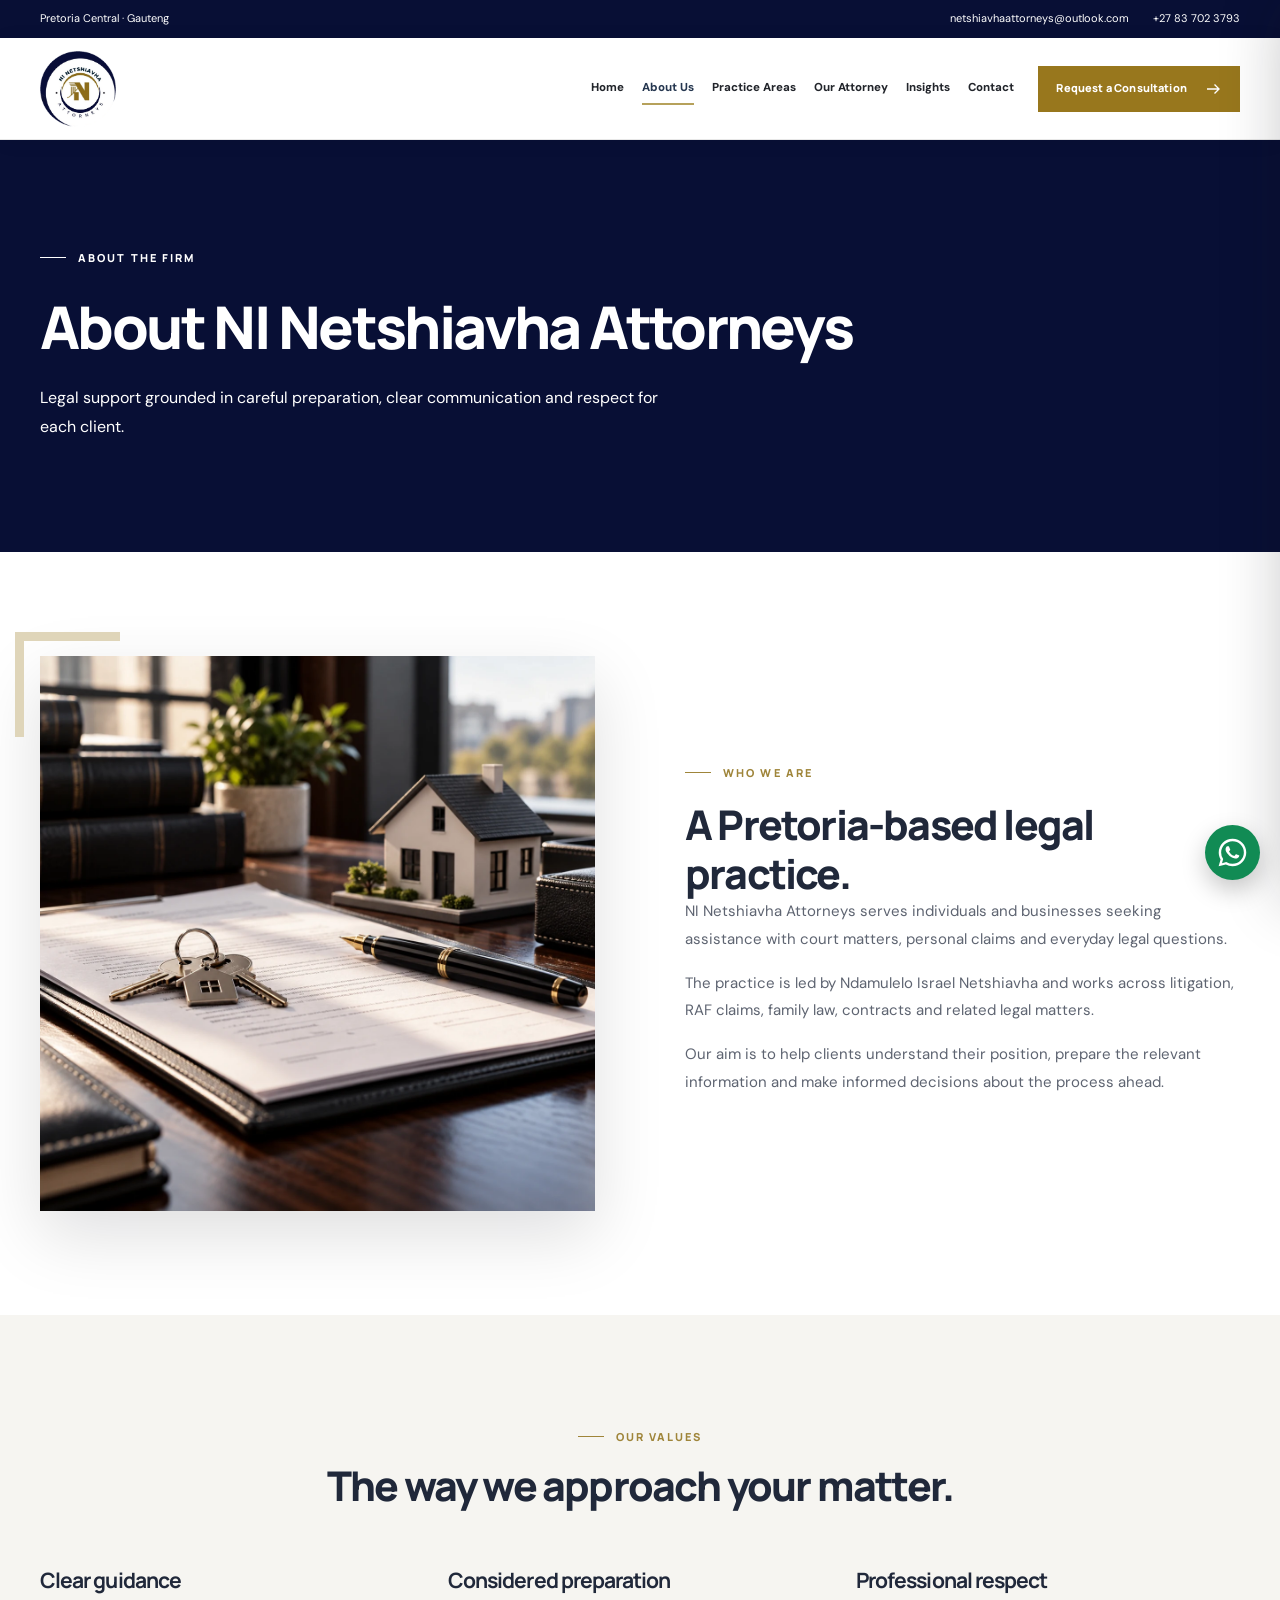
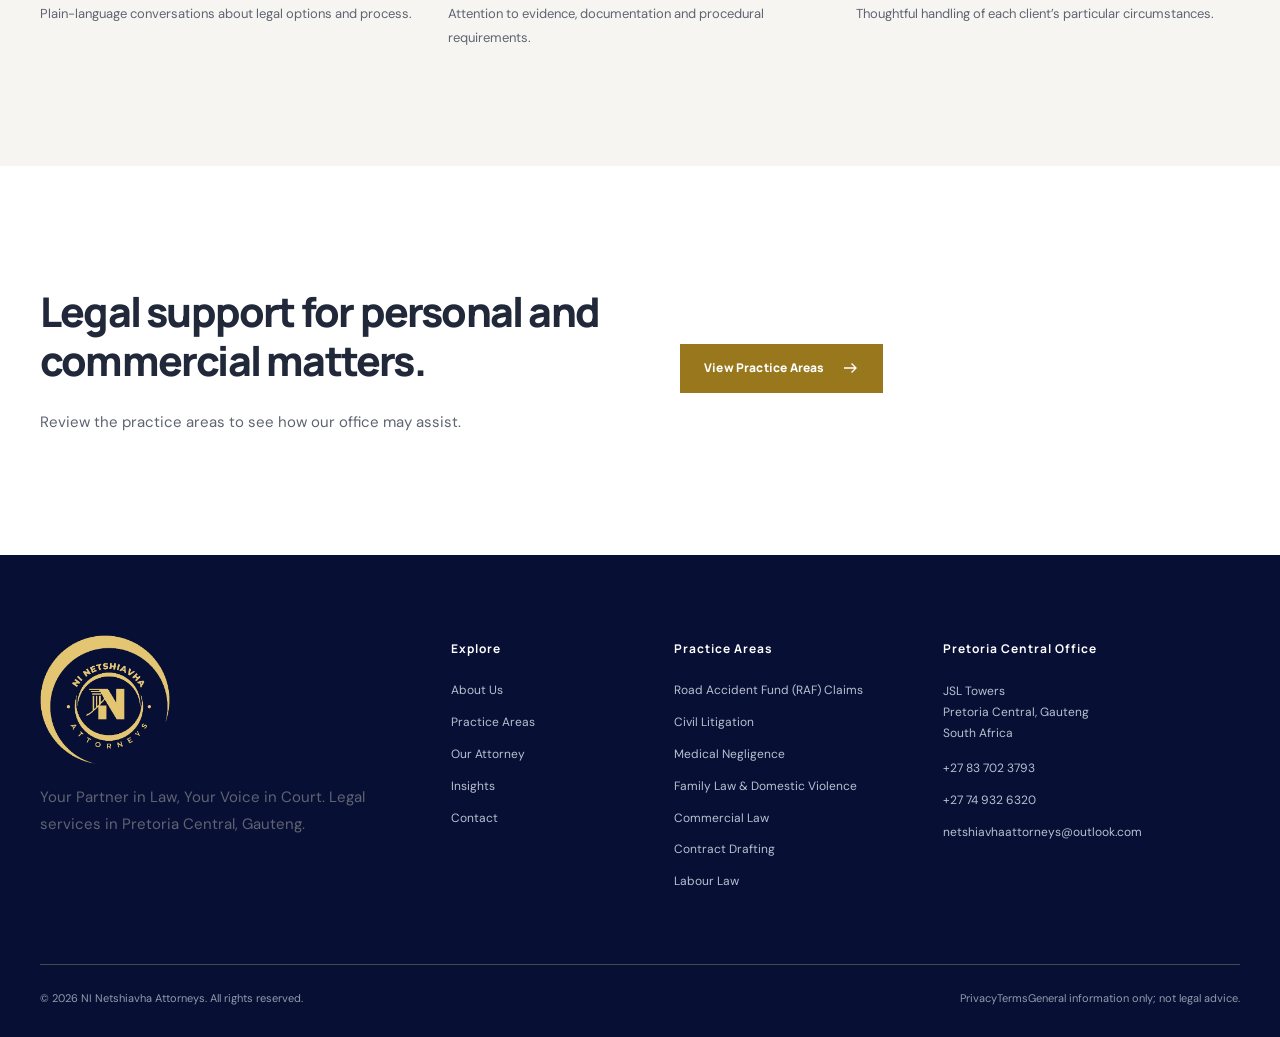
<file: ni-netshiavha-attorneys/about/index.html>
<!DOCTYPE html>

<html lang="en-ZA"><head><meta charset="utf-8"/><meta content="width=device-width,initial-scale=1" name="viewport"/><meta content="#080f35" name="theme-color"/><title>About NI Netshiavha Attorneys | Pretoria</title><meta content="Learn about NI Netshiavha Attorneys, a Pretoria Central law practice led by Ndamulelo Israel Netshiavha." name="description"/><meta content="noindex,follow,max-image-preview:large" name="robots"/><link href="https://ni-netshiavha-attorneys.vercel.app/about/" rel="canonical"/><meta content="About NI Netshiavha Attorneys | Pretoria" property="og:title"/><meta content="Learn about NI Netshiavha Attorneys, a Pretoria Central law practice led by Ndamulelo Israel Netshiavha." property="og:description"/><meta content="website" property="og:type"/><meta content="https://ni-netshiavha-attorneys.vercel.app/about/" property="og:url"/><meta content="https://ni-netshiavha-attorneys.vercel.app/assets/ni-netshiavha-social-preview.jpg" property="og:image"/><meta content="summary_large_image" name="twitter:card"/><link href="/assets/favicon.png" rel="icon" type="image/png"/><link href="https://images.pexels.com" rel="preconnect"/><link href="https://fonts.googleapis.com" rel="preconnect"/><link crossorigin="" href="https://fonts.gstatic.com" rel="preconnect"/><link href="/assets/site.css" rel="stylesheet"/><script defer="" src="/assets/site.js"></script><script type="application/ld+json">{"@context": "https://schema.org", "@type": "LegalService", "name": "NI Netshiavha Attorneys", "url": "https://ni-netshiavha-attorneys.vercel.app", "telephone": "+27837023793", "email": "netshiavhaattorneys@outlook.com", "image": "https://ni-netshiavha-attorneys.vercel.app/assets/ni-netshiavha-social-preview.jpg", "logo": "https://ni-netshiavha-attorneys.vercel.app/assets/logo-header-transparent.png", "address": {"@type": "PostalAddress", "streetAddress": "JSL Towers, Pretoria Central", "addressLocality": "Pretoria", "addressRegion": "Gauteng", "addressCountry": "ZA"}, "areaServed": "Pretoria and Gauteng"}</script><meta content="1200" property="og:image:width"/><meta content="630" property="og:image:height"/><meta content="NI Netshiavha Attorneys logo and principal attorney portrait" property="og:image:alt"/><meta content="https://ni-netshiavha-attorneys.vercel.app/assets/ni-netshiavha-social-preview.jpg" name="twitter:image"/><meta content="About NI Netshiavha Attorneys | Pretoria" name="twitter:title"/><meta content="Learn about NI Netshiavha Attorneys, a Pretoria Central law practice led by Ndamulelo Israel Netshiavha." name="twitter:description"/></head><body><a class="skip-link" href="#main">Skip to content</a>
<div class="topbar"><div class="container topbar-inner"><span class="topbar-address">Pretoria Central · Gauteng</span><div class="topbar-links"><a href="mailto:netshiavhaattorneys@outlook.com">netshiavhaattorneys@outlook.com</a><a href="tel:+27837023793">+27 83 702 3793</a></div></div></div>
<header class="nav-shell"><div class="container nav-inner"><a aria-label="NI Netshiavha Attorneys homepage" class="brand" href="/"><img alt="NI Netshiavha Attorneys logo" height="76" src="/assets/logo-header-transparent.png" width="100"/></a><nav aria-label="Main navigation" class="nav-links"><a class="nav-link" href="/">Home</a><a aria-current="page" class="nav-link active" href="/about/">About Us</a><a class="nav-link" href="/practice-areas/">Practice Areas</a><a class="nav-link" href="/our-attorney/">Our Attorney</a><a class="nav-link" href="/insights/">Insights</a><a class="nav-link" href="/contact/">Contact</a></nav><a class="btn btn-gold nav-cta" href="/contact/">Request a Consultation <svg aria-hidden="true" fill="none" height="18" stroke="currentColor" stroke-width="1.8" viewbox="0 0 24 24" width="18" xmlns="http://www.w3.org/2000/svg"><path d="M4 12h16m-6-6 6 6-6 6"></path></svg></a><button aria-controls="mobile-panel" aria-expanded="false" aria-label="Open navigation" class="menu-open" data-mobile-open="" type="button">☰</button></div></header>
<div class="mobile-backdrop" id="mobile-backdrop"></div><nav aria-hidden="true" aria-label="Mobile navigation" class="mobile-panel" id="mobile-panel" inert=""><div class="mobile-head"><img alt="NI Netshiavha Attorneys logo" height="76" src="/assets/logo-header-transparent.png" width="100"/><button aria-label="Close navigation" data-mobile-close="" type="button">×</button></div><div class="mobile-links"><a href="/">Home</a><a href="/about/">About Us</a><a href="/practice-areas/">Practice Areas</a><a href="/our-attorney/">Our Attorney</a><a href="/insights/">Insights</a><a href="/contact/">Contact</a></div><a class="btn btn-gold mobile-cta" href="/contact/">Contact the Firm <svg aria-hidden="true" fill="none" height="18" stroke="currentColor" stroke-width="1.8" viewbox="0 0 24 24" width="18" xmlns="http://www.w3.org/2000/svg"><path d="M4 12h16m-6-6 6 6-6 6"></path></svg></a></nav>
<main id="main"><section class="page-hero"><div class="container"><span class="eyebrow eyebrow-light">ABOUT THE FIRM</span><h1>About NI Netshiavha Attorneys</h1><p>Legal support grounded in careful preparation, clear communication and respect for each client.</p></div></section><section class="section"><div class="container"><div class="intro-grid"><div class="intro-picture"><img alt="Illustrative legal documents and reference materials" loading="lazy" src="/assets/intro-legal-documents.webp"/></div><div class="intro-copy"><span class="eyebrow">WHO WE ARE</span><h2>A Pretoria-based legal practice.</h2><p>NI Netshiavha Attorneys serves individuals and businesses seeking assistance with court matters, personal claims and everyday legal questions.</p><p>The practice is led by Ndamulelo Israel Netshiavha and works across litigation, RAF claims, family law, contracts and related legal matters.</p><p>Our aim is to help clients understand their position, prepare the relevant information and make informed decisions about the process ahead.</p></div></div></div></section><section class="section cream"><div class="container"><div class="section-heading centered"><span class="eyebrow">OUR VALUES</span><h2>The way we approach your matter.</h2><p></p></div><div class="three-values"><div><h3>Clear guidance</h3><p>Plain-language conversations about legal options and process.</p></div><div><h3>Considered preparation</h3><p>Attention to evidence, documentation and procedural requirements.</p></div><div><h3>Professional respect</h3><p>Thoughtful handling of each client’s particular circumstances.</p></div></div></div></section><section class="section"><div class="container"><div class="two-column"><div><h2>Legal support for personal and commercial matters.</h2><p>Review the practice areas to see how our office may assist.</p></div><div><a class="btn btn-gold" href="/practice-areas/">View Practice Areas <svg aria-hidden="true" fill="none" height="18" stroke="currentColor" stroke-width="1.8" viewbox="0 0 24 24" width="18" xmlns="http://www.w3.org/2000/svg"><path d="M4 12h16m-6-6 6 6-6 6"></path></svg></a></div></div></div></section></main>
<footer class="site-footer"><div class="container"><div class="footer-grid"><div><a class="footer-logo" href="/"><img alt="NI Netshiavha Attorneys logo" height="105" loading="lazy" src="/assets/logo-footer-transparent.png" width="300"/></a><p>Your Partner in Law, Your Voice in Court. Legal services in Pretoria Central, Gauteng.</p></div><div><h3>Explore</h3><div class="footer-links"><a href="/about/">About Us</a><a href="/practice-areas/">Practice Areas</a><a href="/our-attorney/">Our Attorney</a><a href="/insights/">Insights</a><a href="/contact/">Contact</a></div></div><div><h3>Practice Areas</h3><div class="footer-links"><a href="/practice-areas/#raf">Road Accident Fund (RAF) Claims</a><a href="/practice-areas/#civil">Civil Litigation</a><a href="/practice-areas/#medical">Medical Negligence</a><a href="/practice-areas/#family">Family Law &amp; Domestic Violence</a><a href="/practice-areas/#commercial">Commercial Law</a><a href="/practice-areas/#contracts">Contract Drafting</a><a href="/practice-areas/#labour">Labour Law</a></div></div><div class="footer-location"><h3>Pretoria Central Office</h3><address>JSL Towers<br/>Pretoria Central, Gauteng<br/>South Africa</address><div class="footer-links" style="margin-top:15px"><a href="tel:+27837023793">+27 83 702 3793</a><a href="tel:+27749326320">+27 74 932 6320</a><a href="mailto:netshiavhaattorneys@outlook.com">netshiavhaattorneys@outlook.com</a></div></div></div><div class="footer-bottom"><span>© 2026 NI Netshiavha Attorneys. All rights reserved.</span><span class="footer-legal"><a href="/privacy/">Privacy</a><a href="/terms/">Terms</a><span>General information only; not legal advice.</span></span></div></div></footer>
<a aria-label="WhatsApp NI Netshiavha Attorneys" class="floating-whatsapp" href="https://wa.me/27837023793?text=Good%20day%2C%20I%20would%20like%20to%20enquire%20about%20legal%20services." rel="noopener noreferrer" target="_blank" title="WhatsApp NI Netshiavha Attorneys"><svg aria-hidden="true" viewbox="0 0 32 32" xmlns="http://www.w3.org/2000/svg"><path d="M16 .8C7.61.8.8 7.59.8 15.98c0 2.69.7 5.31 2.03 7.62L.7 31.3l7.91-2.08a15.15 15.15 0 0 0 7.37 1.88h.01c8.38 0 15.2-6.82 15.2-15.2 0-4.06-1.58-7.88-4.46-10.76A15.07 15.07 0 0 0 16 .8Zm0 27.73a12.54 12.54 0 0 1-6.39-1.75l-.46-.27-4.7 1.23 1.25-4.58-.3-.47a12.5 12.5 0 0 1-1.93-6.7C3.47 9.08 9.08 3.47 16 3.47a12.45 12.45 0 0 1 8.87 3.68 12.48 12.48 0 0 1 3.67 8.86c0 6.91-5.62 12.52-12.54 12.52Zm6.88-9.38c-.38-.19-2.23-1.1-2.58-1.23-.34-.13-.59-.19-.84.19s-.96 1.23-1.18 1.49-.44.29-.82.1a10.32 10.32 0 0 1-3.04-1.88 11.39 11.39 0 0 1-2.1-2.61c-.22-.38-.02-.58.16-.77.17-.17.38-.44.57-.66s.25-.38.38-.63.06-.47-.03-.66c-.1-.19-.85-2.04-1.16-2.8-.3-.74-.61-.64-.84-.65l-.71-.01c-.25 0-.66.1-1.01.47-.34.38-1.32 1.29-1.32 3.13s1.35 3.62 1.53 3.87a14.37 14.37 0 0 0 5.51 4.89c1.03.45 1.84.72 2.48.93 1.04.33 1.98.29 2.72.18.83-.13 2.23-.91 2.55-1.79.31-.88.31-1.64.22-1.8-.09-.16-.34-.25-.72-.44Z" fill="currentColor"></path></svg><span aria-hidden="true" class="whatsapp-tooltip">WhatsApp Us</span></a><button aria-label="Back to top" class="scroll-top" title="Back to top" type="button">↑</button></body></html>
</file>
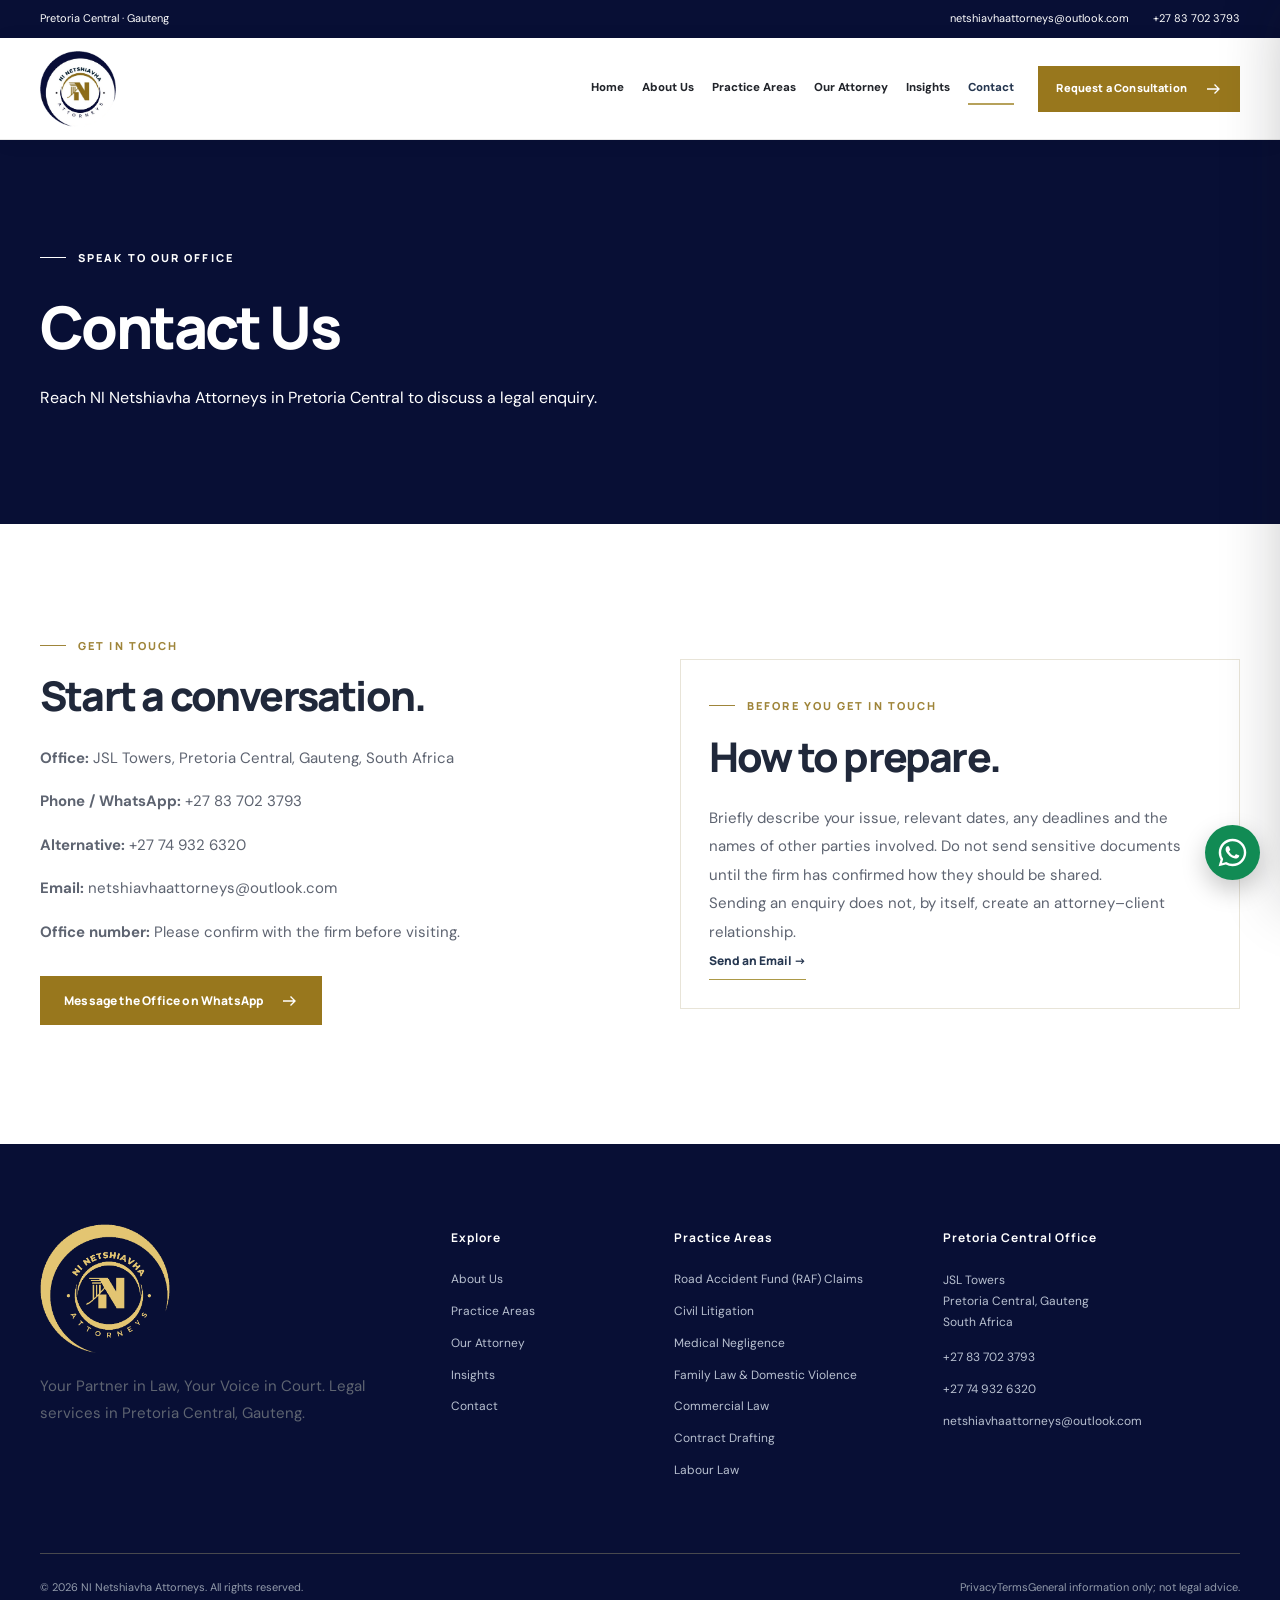
<file: ni-netshiavha-attorneys/contact/index.html>
<!DOCTYPE html>

<html lang="en-ZA"><head><meta charset="utf-8"/><meta content="width=device-width,initial-scale=1" name="viewport"/><meta content="#080f35" name="theme-color"/><title>Contact NI Netshiavha Attorneys | Pretoria Central</title><meta content="Contact NI Netshiavha Attorneys at JSL Towers, Pretoria Central. Call or WhatsApp +27 83 702 3793." name="description"/><meta content="noindex,follow,max-image-preview:large" name="robots"/><link href="https://ni-netshiavha-attorneys.vercel.app/contact/" rel="canonical"/><meta content="Contact NI Netshiavha Attorneys | Pretoria Central" property="og:title"/><meta content="Contact NI Netshiavha Attorneys at JSL Towers, Pretoria Central. Call or WhatsApp +27 83 702 3793." property="og:description"/><meta content="website" property="og:type"/><meta content="https://ni-netshiavha-attorneys.vercel.app/contact/" property="og:url"/><meta content="https://ni-netshiavha-attorneys.vercel.app/assets/ni-netshiavha-social-preview.jpg" property="og:image"/><meta content="summary_large_image" name="twitter:card"/><link href="/assets/favicon.png" rel="icon" type="image/png"/><link href="https://images.pexels.com" rel="preconnect"/><link href="https://fonts.googleapis.com" rel="preconnect"/><link crossorigin="" href="https://fonts.gstatic.com" rel="preconnect"/><link href="/assets/site.css" rel="stylesheet"/><script defer="" src="/assets/site.js"></script><script type="application/ld+json">{"@context": "https://schema.org", "@type": "LegalService", "name": "NI Netshiavha Attorneys", "url": "https://ni-netshiavha-attorneys.vercel.app", "telephone": "+27837023793", "email": "netshiavhaattorneys@outlook.com", "image": "https://ni-netshiavha-attorneys.vercel.app/assets/ni-netshiavha-social-preview.jpg", "logo": "https://ni-netshiavha-attorneys.vercel.app/assets/logo-header-transparent.png", "address": {"@type": "PostalAddress", "streetAddress": "JSL Towers, Pretoria Central", "addressLocality": "Pretoria", "addressRegion": "Gauteng", "addressCountry": "ZA"}, "areaServed": "Pretoria and Gauteng"}</script><meta content="1200" property="og:image:width"/><meta content="630" property="og:image:height"/><meta content="NI Netshiavha Attorneys logo and principal attorney portrait" property="og:image:alt"/><meta content="https://ni-netshiavha-attorneys.vercel.app/assets/ni-netshiavha-social-preview.jpg" name="twitter:image"/><meta content="Contact NI Netshiavha Attorneys | Pretoria Central" name="twitter:title"/><meta content="Contact NI Netshiavha Attorneys at JSL Towers, Pretoria Central. Call or WhatsApp +27 83 702 3793." name="twitter:description"/></head><body><a class="skip-link" href="#main">Skip to content</a>
<div class="topbar"><div class="container topbar-inner"><span class="topbar-address">Pretoria Central · Gauteng</span><div class="topbar-links"><a href="mailto:netshiavhaattorneys@outlook.com">netshiavhaattorneys@outlook.com</a><a href="tel:+27837023793">+27 83 702 3793</a></div></div></div>
<header class="nav-shell"><div class="container nav-inner"><a aria-label="NI Netshiavha Attorneys homepage" class="brand" href="/"><img alt="NI Netshiavha Attorneys logo" height="76" src="/assets/logo-header-transparent.png" width="100"/></a><nav aria-label="Main navigation" class="nav-links"><a class="nav-link" href="/">Home</a><a class="nav-link" href="/about/">About Us</a><a class="nav-link" href="/practice-areas/">Practice Areas</a><a class="nav-link" href="/our-attorney/">Our Attorney</a><a class="nav-link" href="/insights/">Insights</a><a aria-current="page" class="nav-link active" href="/contact/">Contact</a></nav><a class="btn btn-gold nav-cta" href="/contact/">Request a Consultation <svg aria-hidden="true" fill="none" height="18" stroke="currentColor" stroke-width="1.8" viewbox="0 0 24 24" width="18" xmlns="http://www.w3.org/2000/svg"><path d="M4 12h16m-6-6 6 6-6 6"></path></svg></a><button aria-controls="mobile-panel" aria-expanded="false" aria-label="Open navigation" class="menu-open" data-mobile-open="" type="button">☰</button></div></header>
<div class="mobile-backdrop" id="mobile-backdrop"></div><nav aria-hidden="true" aria-label="Mobile navigation" class="mobile-panel" id="mobile-panel" inert=""><div class="mobile-head"><img alt="NI Netshiavha Attorneys logo" height="76" src="/assets/logo-header-transparent.png" width="100"/><button aria-label="Close navigation" data-mobile-close="" type="button">×</button></div><div class="mobile-links"><a href="/">Home</a><a href="/about/">About Us</a><a href="/practice-areas/">Practice Areas</a><a href="/our-attorney/">Our Attorney</a><a href="/insights/">Insights</a><a href="/contact/">Contact</a></div><a class="btn btn-gold mobile-cta" href="/contact/">Contact the Firm <svg aria-hidden="true" fill="none" height="18" stroke="currentColor" stroke-width="1.8" viewbox="0 0 24 24" width="18" xmlns="http://www.w3.org/2000/svg"><path d="M4 12h16m-6-6 6 6-6 6"></path></svg></a></nav>
<main id="main"><section class="page-hero"><div class="container"><span class="eyebrow eyebrow-light">SPEAK TO OUR OFFICE</span><h1>Contact Us</h1><p>Reach NI Netshiavha Attorneys in Pretoria Central to discuss a legal enquiry.</p></div></section><section class="section"><div class="container"><div class="two-column"><div><span class="eyebrow">GET IN TOUCH</span><h2>Start a conversation.</h2><p><strong>Office:</strong> JSL Towers, Pretoria Central, Gauteng, South Africa</p><p><strong>Phone / WhatsApp:</strong> <a href="tel:+27837023793">+27 83 702 3793</a></p><p><strong>Alternative:</strong> <a href="tel:+27749326320">+27 74 932 6320</a></p><p><strong>Email:</strong> <a href="mailto:netshiavhaattorneys@outlook.com">netshiavhaattorneys@outlook.com</a></p><p><strong>Office number:</strong> Please confirm with the firm before visiting.</p><p><a class="btn btn-gold" href="https://wa.me/27837023793?text=Good%20day%2C%20I%20would%20like%20to%20enquire%20about%20legal%20services.">Message the Office on WhatsApp <svg aria-hidden="true" fill="none" height="18" stroke="currentColor" stroke-width="1.8" viewbox="0 0 24 24" width="18" xmlns="http://www.w3.org/2000/svg"><path d="M4 12h16m-6-6 6 6-6 6"></path></svg></a></p></div><div class="service-item"><span class="eyebrow">BEFORE YOU GET IN TOUCH</span><h2>How to prepare.</h2><p>Briefly describe your issue, relevant dates, any deadlines and the names of other parties involved. Do not send sensitive documents until the firm has confirmed how they should be shared.</p><p>Sending an enquiry does not, by itself, create an attorney–client relationship.</p><p><a class="text-link" href="mailto:netshiavhaattorneys@outlook.com?subject=Legal%20Enquiry">Send an Email →</a></p></div></div></div></section></main>
<footer class="site-footer"><div class="container"><div class="footer-grid"><div><a class="footer-logo" href="/"><img alt="NI Netshiavha Attorneys logo" height="105" loading="lazy" src="/assets/logo-footer-transparent.png" width="300"/></a><p>Your Partner in Law, Your Voice in Court. Legal services in Pretoria Central, Gauteng.</p></div><div><h3>Explore</h3><div class="footer-links"><a href="/about/">About Us</a><a href="/practice-areas/">Practice Areas</a><a href="/our-attorney/">Our Attorney</a><a href="/insights/">Insights</a><a href="/contact/">Contact</a></div></div><div><h3>Practice Areas</h3><div class="footer-links"><a href="/practice-areas/#raf">Road Accident Fund (RAF) Claims</a><a href="/practice-areas/#civil">Civil Litigation</a><a href="/practice-areas/#medical">Medical Negligence</a><a href="/practice-areas/#family">Family Law &amp; Domestic Violence</a><a href="/practice-areas/#commercial">Commercial Law</a><a href="/practice-areas/#contracts">Contract Drafting</a><a href="/practice-areas/#labour">Labour Law</a></div></div><div class="footer-location"><h3>Pretoria Central Office</h3><address>JSL Towers<br/>Pretoria Central, Gauteng<br/>South Africa</address><div class="footer-links" style="margin-top:15px"><a href="tel:+27837023793">+27 83 702 3793</a><a href="tel:+27749326320">+27 74 932 6320</a><a href="mailto:netshiavhaattorneys@outlook.com">netshiavhaattorneys@outlook.com</a></div></div></div><div class="footer-bottom"><span>© 2026 NI Netshiavha Attorneys. All rights reserved.</span><span class="footer-legal"><a href="/privacy/">Privacy</a><a href="/terms/">Terms</a><span>General information only; not legal advice.</span></span></div></div></footer>
<a aria-label="WhatsApp NI Netshiavha Attorneys" class="floating-whatsapp" href="https://wa.me/27837023793?text=Good%20day%2C%20I%20would%20like%20to%20enquire%20about%20legal%20services." rel="noopener noreferrer" target="_blank" title="WhatsApp NI Netshiavha Attorneys"><svg aria-hidden="true" viewbox="0 0 32 32" xmlns="http://www.w3.org/2000/svg"><path d="M16 .8C7.61.8.8 7.59.8 15.98c0 2.69.7 5.31 2.03 7.62L.7 31.3l7.91-2.08a15.15 15.15 0 0 0 7.37 1.88h.01c8.38 0 15.2-6.82 15.2-15.2 0-4.06-1.58-7.88-4.46-10.76A15.07 15.07 0 0 0 16 .8Zm0 27.73a12.54 12.54 0 0 1-6.39-1.75l-.46-.27-4.7 1.23 1.25-4.58-.3-.47a12.5 12.5 0 0 1-1.93-6.7C3.47 9.08 9.08 3.47 16 3.47a12.45 12.45 0 0 1 8.87 3.68 12.48 12.48 0 0 1 3.67 8.86c0 6.91-5.62 12.52-12.54 12.52Zm6.88-9.38c-.38-.19-2.23-1.1-2.58-1.23-.34-.13-.59-.19-.84.19s-.96 1.23-1.18 1.49-.44.29-.82.1a10.32 10.32 0 0 1-3.04-1.88 11.39 11.39 0 0 1-2.1-2.61c-.22-.38-.02-.58.16-.77.17-.17.38-.44.57-.66s.25-.38.38-.63.06-.47-.03-.66c-.1-.19-.85-2.04-1.16-2.8-.3-.74-.61-.64-.84-.65l-.71-.01c-.25 0-.66.1-1.01.47-.34.38-1.32 1.29-1.32 3.13s1.35 3.62 1.53 3.87a14.37 14.37 0 0 0 5.51 4.89c1.03.45 1.84.72 2.48.93 1.04.33 1.98.29 2.72.18.83-.13 2.23-.91 2.55-1.79.31-.88.31-1.64.22-1.8-.09-.16-.34-.25-.72-.44Z" fill="currentColor"></path></svg><span aria-hidden="true" class="whatsapp-tooltip">WhatsApp Us</span></a><button aria-label="Back to top" class="scroll-top" title="Back to top" type="button">↑</button></body></html>
</file>
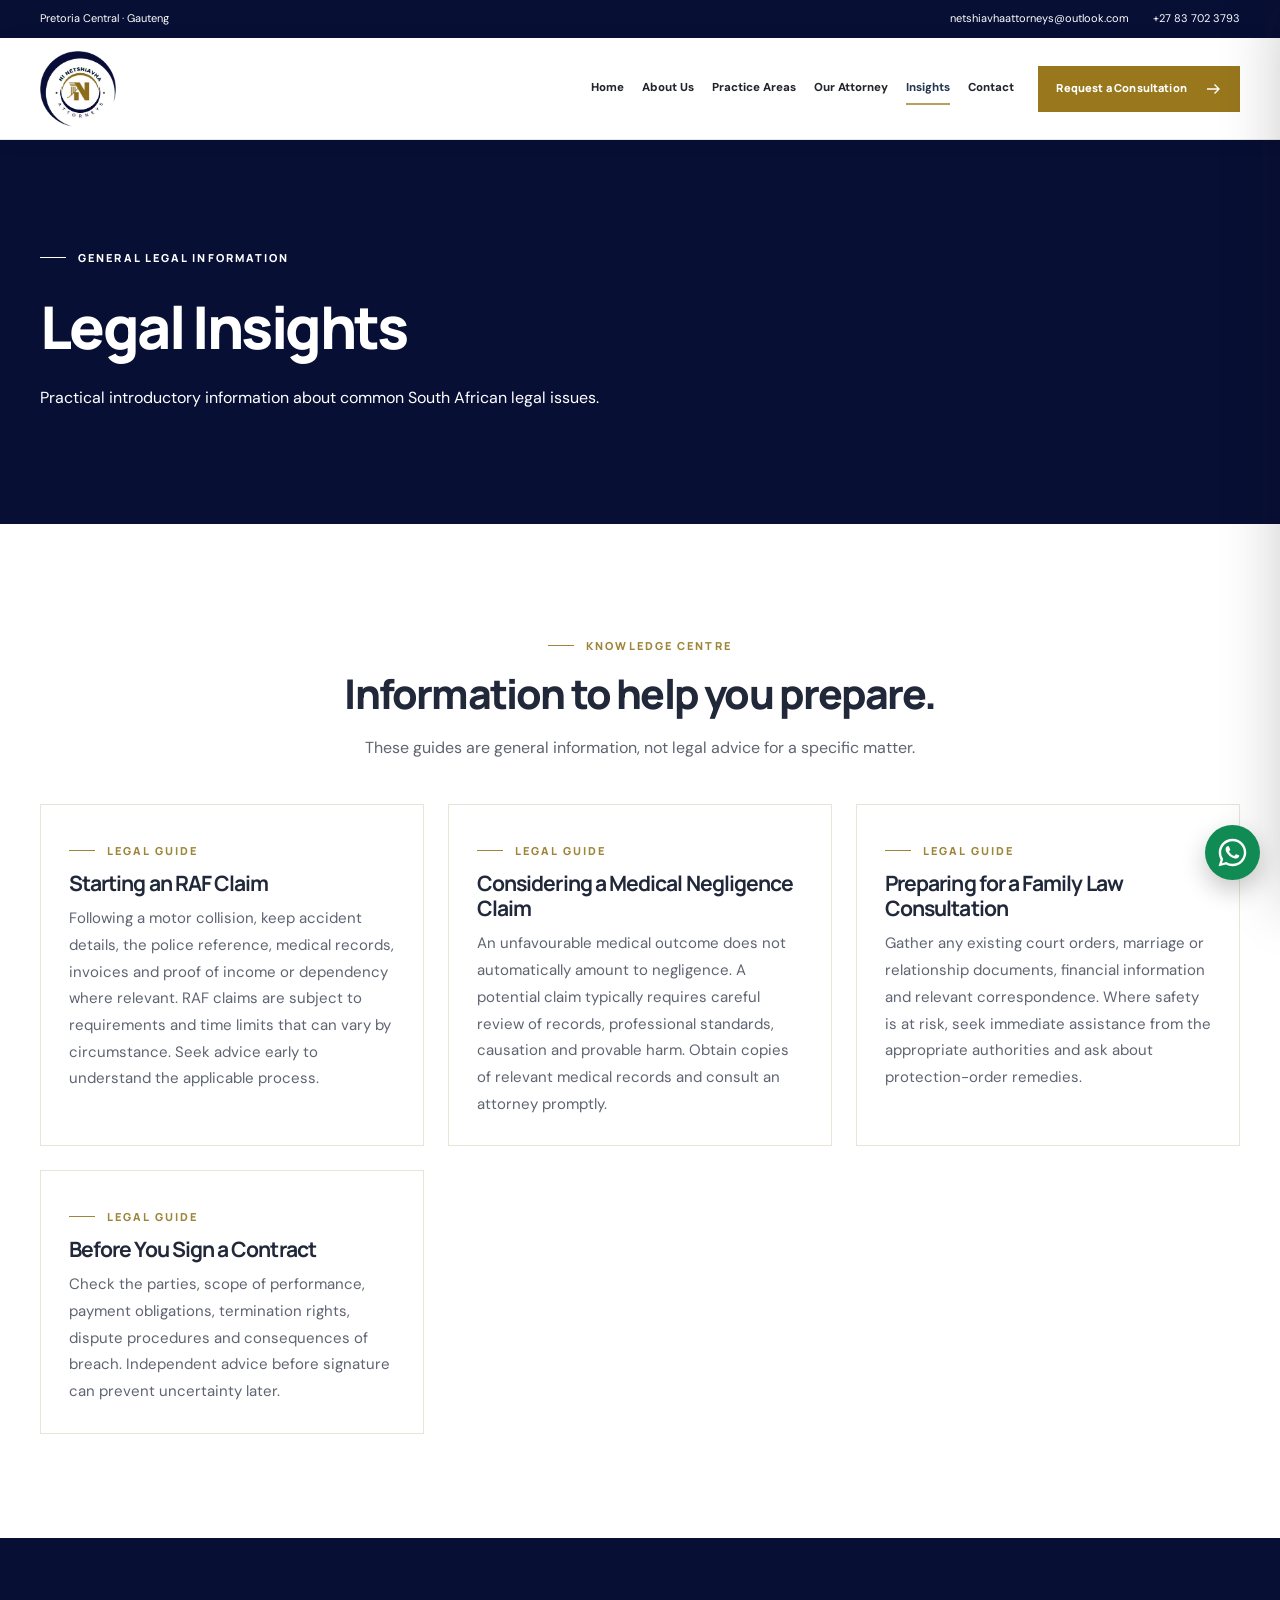
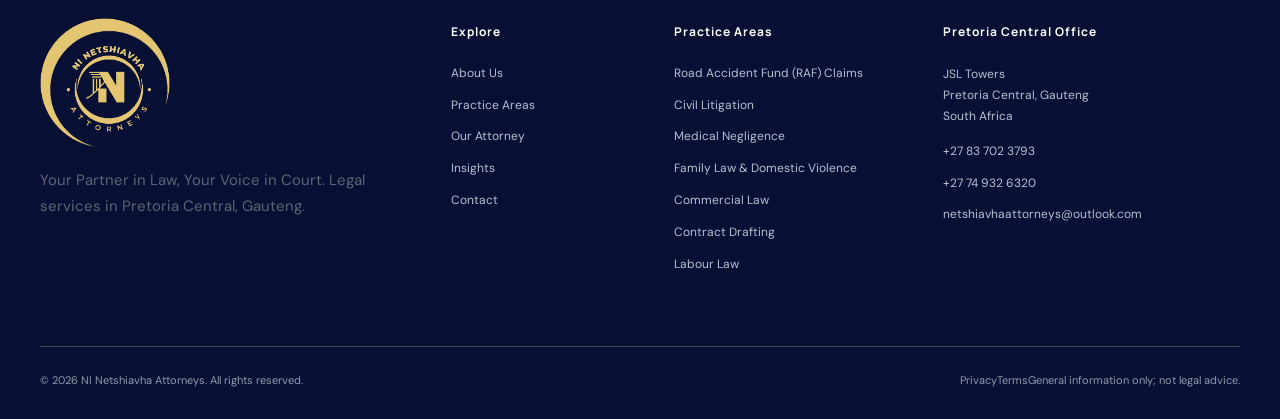
<file: ni-netshiavha-attorneys/insights/index.html>
<!DOCTYPE html>

<html lang="en-ZA"><head><meta charset="utf-8"/><meta content="width=device-width,initial-scale=1" name="viewport"/><meta content="#080f35" name="theme-color"/><title>Legal Insights | NI Netshiavha Attorneys</title><meta content="General South African legal information on RAF claims, negligence, family law and contracts." name="description"/><meta content="noindex,follow,max-image-preview:large" name="robots"/><link href="https://ni-netshiavha-attorneys.vercel.app/insights/" rel="canonical"/><meta content="Legal Insights | NI Netshiavha Attorneys" property="og:title"/><meta content="General South African legal information on RAF claims, negligence, family law and contracts." property="og:description"/><meta content="website" property="og:type"/><meta content="https://ni-netshiavha-attorneys.vercel.app/insights/" property="og:url"/><meta content="https://ni-netshiavha-attorneys.vercel.app/assets/ni-netshiavha-social-preview.jpg" property="og:image"/><meta content="summary_large_image" name="twitter:card"/><link href="/assets/favicon.png" rel="icon" type="image/png"/><link href="https://images.pexels.com" rel="preconnect"/><link href="https://fonts.googleapis.com" rel="preconnect"/><link crossorigin="" href="https://fonts.gstatic.com" rel="preconnect"/><link href="/assets/site.css" rel="stylesheet"/><script defer="" src="/assets/site.js"></script><script type="application/ld+json">{"@context": "https://schema.org", "@type": "LegalService", "name": "NI Netshiavha Attorneys", "url": "https://ni-netshiavha-attorneys.vercel.app", "telephone": "+27837023793", "email": "netshiavhaattorneys@outlook.com", "image": "https://ni-netshiavha-attorneys.vercel.app/assets/ni-netshiavha-social-preview.jpg", "logo": "https://ni-netshiavha-attorneys.vercel.app/assets/logo-header-transparent.png", "address": {"@type": "PostalAddress", "streetAddress": "JSL Towers, Pretoria Central", "addressLocality": "Pretoria", "addressRegion": "Gauteng", "addressCountry": "ZA"}, "areaServed": "Pretoria and Gauteng"}</script><meta content="1200" property="og:image:width"/><meta content="630" property="og:image:height"/><meta content="NI Netshiavha Attorneys logo and principal attorney portrait" property="og:image:alt"/><meta content="https://ni-netshiavha-attorneys.vercel.app/assets/ni-netshiavha-social-preview.jpg" name="twitter:image"/><meta content="Legal Insights | NI Netshiavha Attorneys" name="twitter:title"/><meta content="General South African legal information on RAF claims, negligence, family law and contracts." name="twitter:description"/></head><body><a class="skip-link" href="#main">Skip to content</a>
<div class="topbar"><div class="container topbar-inner"><span class="topbar-address">Pretoria Central · Gauteng</span><div class="topbar-links"><a href="mailto:netshiavhaattorneys@outlook.com">netshiavhaattorneys@outlook.com</a><a href="tel:+27837023793">+27 83 702 3793</a></div></div></div>
<header class="nav-shell"><div class="container nav-inner"><a aria-label="NI Netshiavha Attorneys homepage" class="brand" href="/"><img alt="NI Netshiavha Attorneys logo" height="76" src="/assets/logo-header-transparent.png" width="100"/></a><nav aria-label="Main navigation" class="nav-links"><a class="nav-link" href="/">Home</a><a class="nav-link" href="/about/">About Us</a><a class="nav-link" href="/practice-areas/">Practice Areas</a><a class="nav-link" href="/our-attorney/">Our Attorney</a><a aria-current="page" class="nav-link active" href="/insights/">Insights</a><a class="nav-link" href="/contact/">Contact</a></nav><a class="btn btn-gold nav-cta" href="/contact/">Request a Consultation <svg aria-hidden="true" fill="none" height="18" stroke="currentColor" stroke-width="1.8" viewbox="0 0 24 24" width="18" xmlns="http://www.w3.org/2000/svg"><path d="M4 12h16m-6-6 6 6-6 6"></path></svg></a><button aria-controls="mobile-panel" aria-expanded="false" aria-label="Open navigation" class="menu-open" data-mobile-open="" type="button">☰</button></div></header>
<div class="mobile-backdrop" id="mobile-backdrop"></div><nav aria-hidden="true" aria-label="Mobile navigation" class="mobile-panel" id="mobile-panel" inert=""><div class="mobile-head"><img alt="NI Netshiavha Attorneys logo" height="76" src="/assets/logo-header-transparent.png" width="100"/><button aria-label="Close navigation" data-mobile-close="" type="button">×</button></div><div class="mobile-links"><a href="/">Home</a><a href="/about/">About Us</a><a href="/practice-areas/">Practice Areas</a><a href="/our-attorney/">Our Attorney</a><a href="/insights/">Insights</a><a href="/contact/">Contact</a></div><a class="btn btn-gold mobile-cta" href="/contact/">Contact the Firm <svg aria-hidden="true" fill="none" height="18" stroke="currentColor" stroke-width="1.8" viewbox="0 0 24 24" width="18" xmlns="http://www.w3.org/2000/svg"><path d="M4 12h16m-6-6 6 6-6 6"></path></svg></a></nav>
<main id="main"><section class="page-hero"><div class="container"><span class="eyebrow eyebrow-light">GENERAL LEGAL INFORMATION</span><h1>Legal Insights</h1><p>Practical introductory information about common South African legal issues.</p></div></section><section class="section"><div class="container"><div class="section-heading centered"><span class="eyebrow">KNOWLEDGE CENTRE</span><h2>Information to help you prepare.</h2><p>These guides are general information, not legal advice for a specific matter.</p></div><div class="practice-overview"><article class="service-item" id="raf-guide"><span class="eyebrow">LEGAL GUIDE</span><h3>Starting an RAF Claim</h3><p>Following a motor collision, keep accident details, the police reference, medical records, invoices and proof of income or dependency where relevant. RAF claims are subject to requirements and time limits that can vary by circumstance. Seek advice early to understand the applicable process.</p></article><article class="service-item" id="medical-guide"><span class="eyebrow">LEGAL GUIDE</span><h3>Considering a Medical Negligence Claim</h3><p>An unfavourable medical outcome does not automatically amount to negligence. A potential claim typically requires careful review of records, professional standards, causation and provable harm. Obtain copies of relevant medical records and consult an attorney promptly.</p></article><article class="service-item" id="family-guide"><span class="eyebrow">LEGAL GUIDE</span><h3>Preparing for a Family Law Consultation</h3><p>Gather any existing court orders, marriage or relationship documents, financial information and relevant correspondence. Where safety is at risk, seek immediate assistance from the appropriate authorities and ask about protection-order remedies.</p></article><article class="service-item" id="contract-guide"><span class="eyebrow">LEGAL GUIDE</span><h3>Before You Sign a Contract</h3><p>Check the parties, scope of performance, payment obligations, termination rights, dispute procedures and consequences of breach. Independent advice before signature can prevent uncertainty later.</p></article></div></div></section></main>
<footer class="site-footer"><div class="container"><div class="footer-grid"><div><a class="footer-logo" href="/"><img alt="NI Netshiavha Attorneys logo" height="105" loading="lazy" src="/assets/logo-footer-transparent.png" width="300"/></a><p>Your Partner in Law, Your Voice in Court. Legal services in Pretoria Central, Gauteng.</p></div><div><h3>Explore</h3><div class="footer-links"><a href="/about/">About Us</a><a href="/practice-areas/">Practice Areas</a><a href="/our-attorney/">Our Attorney</a><a href="/insights/">Insights</a><a href="/contact/">Contact</a></div></div><div><h3>Practice Areas</h3><div class="footer-links"><a href="/practice-areas/#raf">Road Accident Fund (RAF) Claims</a><a href="/practice-areas/#civil">Civil Litigation</a><a href="/practice-areas/#medical">Medical Negligence</a><a href="/practice-areas/#family">Family Law &amp; Domestic Violence</a><a href="/practice-areas/#commercial">Commercial Law</a><a href="/practice-areas/#contracts">Contract Drafting</a><a href="/practice-areas/#labour">Labour Law</a></div></div><div class="footer-location"><h3>Pretoria Central Office</h3><address>JSL Towers<br/>Pretoria Central, Gauteng<br/>South Africa</address><div class="footer-links" style="margin-top:15px"><a href="tel:+27837023793">+27 83 702 3793</a><a href="tel:+27749326320">+27 74 932 6320</a><a href="mailto:netshiavhaattorneys@outlook.com">netshiavhaattorneys@outlook.com</a></div></div></div><div class="footer-bottom"><span>© 2026 NI Netshiavha Attorneys. All rights reserved.</span><span class="footer-legal"><a href="/privacy/">Privacy</a><a href="/terms/">Terms</a><span>General information only; not legal advice.</span></span></div></div></footer>
<a aria-label="WhatsApp NI Netshiavha Attorneys" class="floating-whatsapp" href="https://wa.me/27837023793?text=Good%20day%2C%20I%20would%20like%20to%20enquire%20about%20legal%20services." rel="noopener noreferrer" target="_blank" title="WhatsApp NI Netshiavha Attorneys"><svg aria-hidden="true" viewbox="0 0 32 32" xmlns="http://www.w3.org/2000/svg"><path d="M16 .8C7.61.8.8 7.59.8 15.98c0 2.69.7 5.31 2.03 7.62L.7 31.3l7.91-2.08a15.15 15.15 0 0 0 7.37 1.88h.01c8.38 0 15.2-6.82 15.2-15.2 0-4.06-1.58-7.88-4.46-10.76A15.07 15.07 0 0 0 16 .8Zm0 27.73a12.54 12.54 0 0 1-6.39-1.75l-.46-.27-4.7 1.23 1.25-4.58-.3-.47a12.5 12.5 0 0 1-1.93-6.7C3.47 9.08 9.08 3.47 16 3.47a12.45 12.45 0 0 1 8.87 3.68 12.48 12.48 0 0 1 3.67 8.86c0 6.91-5.62 12.52-12.54 12.52Zm6.88-9.38c-.38-.19-2.23-1.1-2.58-1.23-.34-.13-.59-.19-.84.19s-.96 1.23-1.18 1.49-.44.29-.82.1a10.32 10.32 0 0 1-3.04-1.88 11.39 11.39 0 0 1-2.1-2.61c-.22-.38-.02-.58.16-.77.17-.17.38-.44.57-.66s.25-.38.38-.63.06-.47-.03-.66c-.1-.19-.85-2.04-1.16-2.8-.3-.74-.61-.64-.84-.65l-.71-.01c-.25 0-.66.1-1.01.47-.34.38-1.32 1.29-1.32 3.13s1.35 3.62 1.53 3.87a14.37 14.37 0 0 0 5.51 4.89c1.03.45 1.84.72 2.48.93 1.04.33 1.98.29 2.72.18.83-.13 2.23-.91 2.55-1.79.31-.88.31-1.64.22-1.8-.09-.16-.34-.25-.72-.44Z" fill="currentColor"></path></svg><span aria-hidden="true" class="whatsapp-tooltip">WhatsApp Us</span></a><button aria-label="Back to top" class="scroll-top" title="Back to top" type="button">↑</button></body></html>
</file>
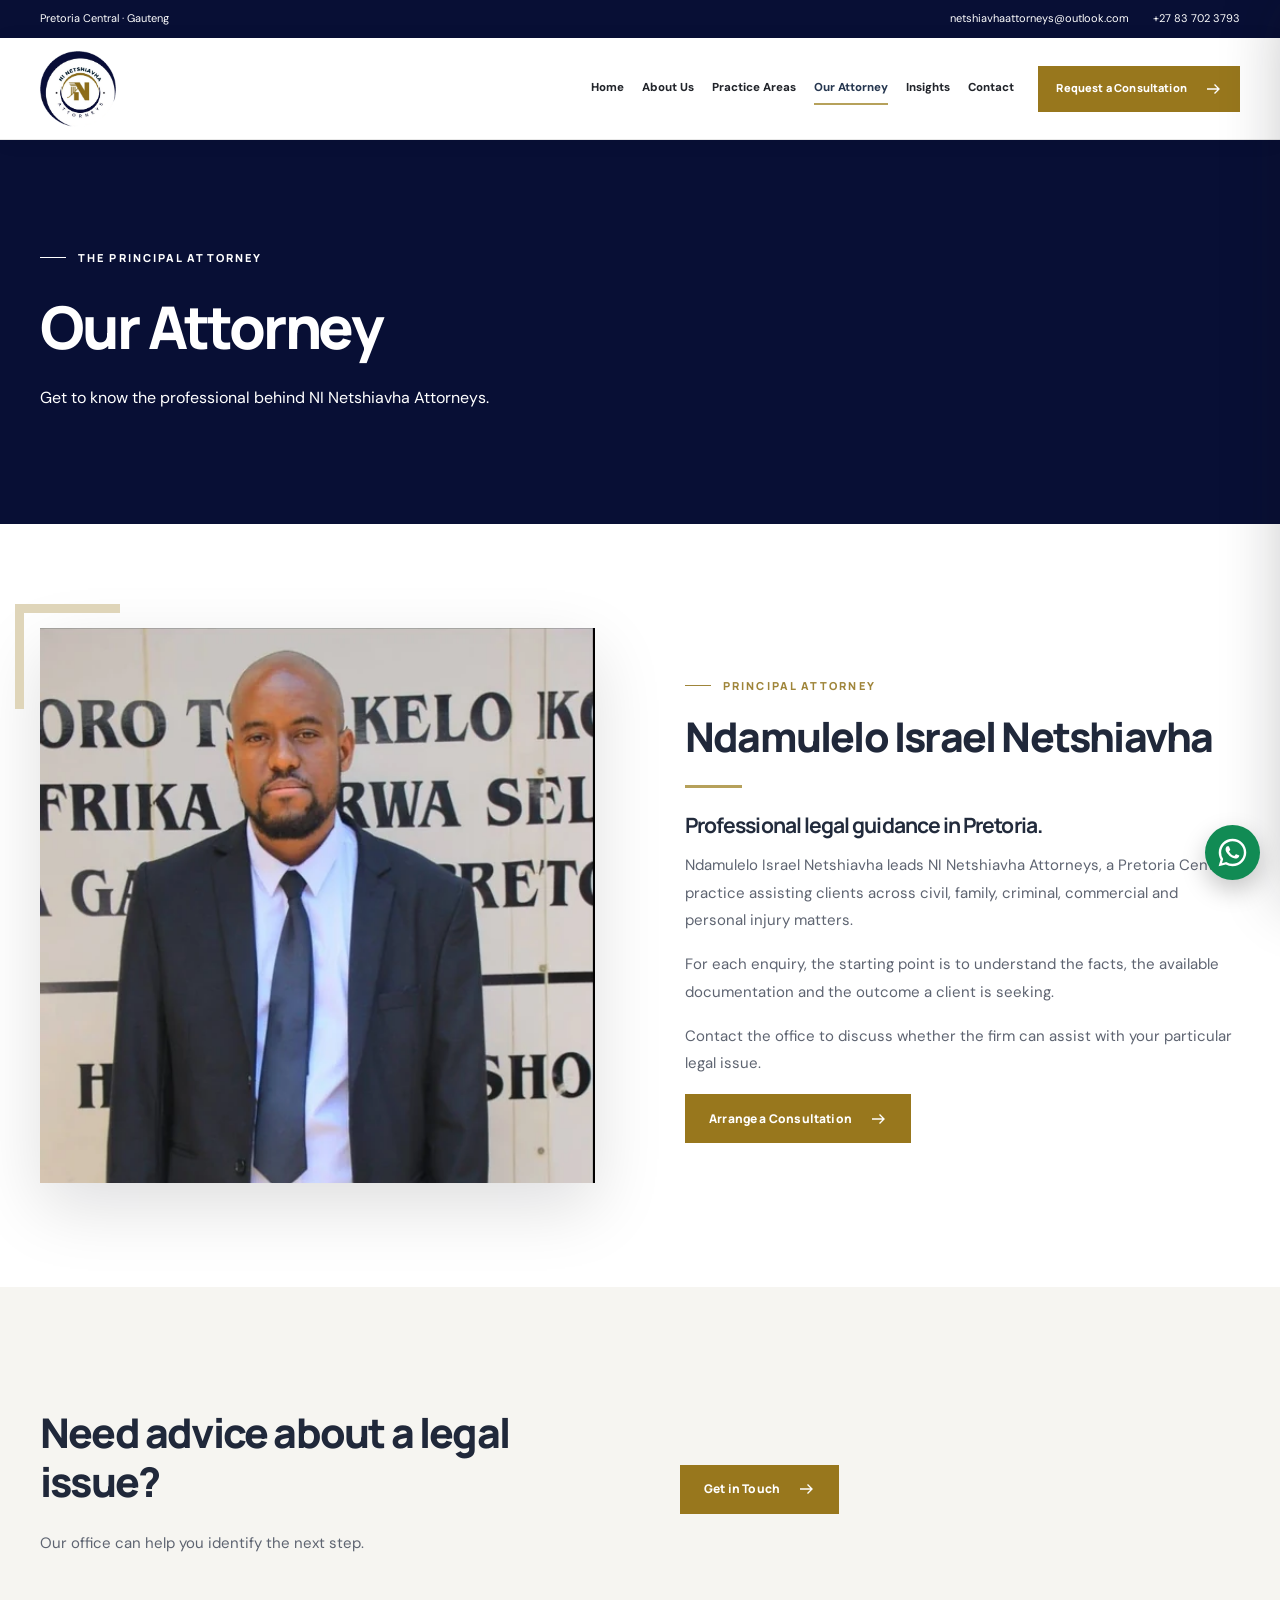
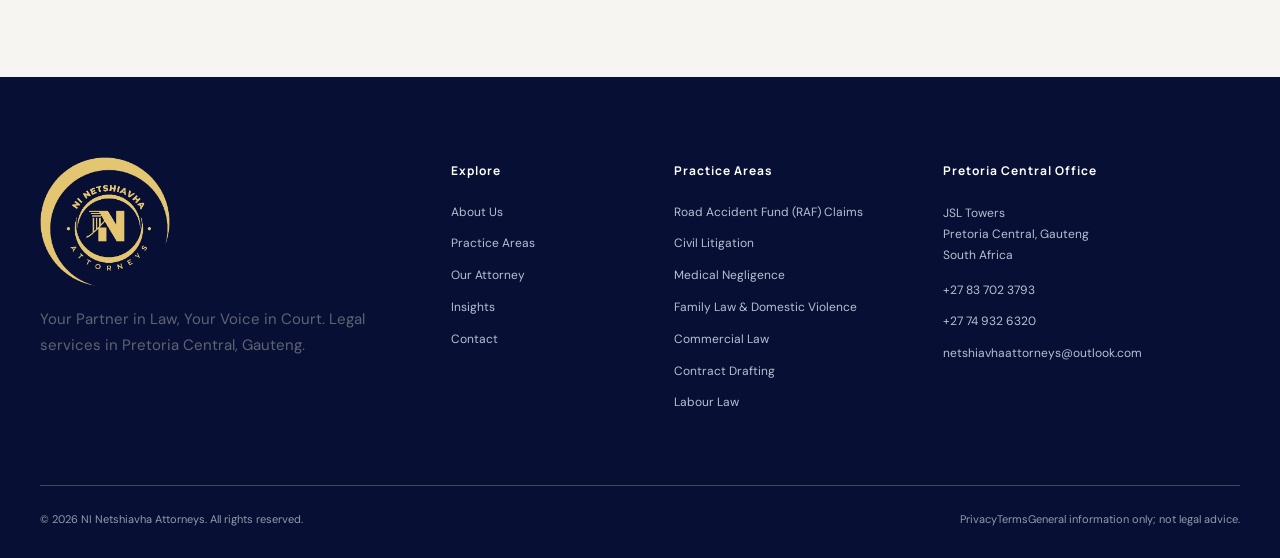
<file: ni-netshiavha-attorneys/our-attorney/index.html>
<!DOCTYPE html>

<html lang="en-ZA"><head><meta charset="utf-8"/><meta content="width=device-width,initial-scale=1" name="viewport"/><meta content="#080f35" name="theme-color"/><title>Ndamulelo Israel Netshiavha | Principal Attorney</title><meta content="Meet Ndamulelo Israel Netshiavha, principal attorney at NI Netshiavha Attorneys in Pretoria Central." name="description"/><meta content="noindex,follow,max-image-preview:large" name="robots"/><link href="https://ni-netshiavha-attorneys.vercel.app/our-attorney/" rel="canonical"/><meta content="Ndamulelo Israel Netshiavha | Principal Attorney" property="og:title"/><meta content="Meet Ndamulelo Israel Netshiavha, principal attorney at NI Netshiavha Attorneys in Pretoria Central." property="og:description"/><meta content="website" property="og:type"/><meta content="https://ni-netshiavha-attorneys.vercel.app/our-attorney/" property="og:url"/><meta content="https://ni-netshiavha-attorneys.vercel.app/assets/ni-netshiavha-social-preview.jpg" property="og:image"/><meta content="summary_large_image" name="twitter:card"/><link href="/assets/favicon.png" rel="icon" type="image/png"/><link href="https://images.pexels.com" rel="preconnect"/><link href="https://fonts.googleapis.com" rel="preconnect"/><link crossorigin="" href="https://fonts.gstatic.com" rel="preconnect"/><link href="/assets/site.css" rel="stylesheet"/><script defer="" src="/assets/site.js"></script><script type="application/ld+json">{"@context": "https://schema.org", "@type": "LegalService", "name": "NI Netshiavha Attorneys", "url": "https://ni-netshiavha-attorneys.vercel.app", "telephone": "+27837023793", "email": "netshiavhaattorneys@outlook.com", "image": "https://ni-netshiavha-attorneys.vercel.app/assets/ni-netshiavha-social-preview.jpg", "logo": "https://ni-netshiavha-attorneys.vercel.app/assets/logo-header-transparent.png", "address": {"@type": "PostalAddress", "streetAddress": "JSL Towers, Pretoria Central", "addressLocality": "Pretoria", "addressRegion": "Gauteng", "addressCountry": "ZA"}, "areaServed": "Pretoria and Gauteng"}</script><meta content="1200" property="og:image:width"/><meta content="630" property="og:image:height"/><meta content="NI Netshiavha Attorneys logo and principal attorney portrait" property="og:image:alt"/><meta content="https://ni-netshiavha-attorneys.vercel.app/assets/ni-netshiavha-social-preview.jpg" name="twitter:image"/><meta content="Ndamulelo Israel Netshiavha | Principal Attorney" name="twitter:title"/><meta content="Meet Ndamulelo Israel Netshiavha, principal attorney at NI Netshiavha Attorneys in Pretoria Central." name="twitter:description"/></head><body><a class="skip-link" href="#main">Skip to content</a>
<div class="topbar"><div class="container topbar-inner"><span class="topbar-address">Pretoria Central · Gauteng</span><div class="topbar-links"><a href="mailto:netshiavhaattorneys@outlook.com">netshiavhaattorneys@outlook.com</a><a href="tel:+27837023793">+27 83 702 3793</a></div></div></div>
<header class="nav-shell"><div class="container nav-inner"><a aria-label="NI Netshiavha Attorneys homepage" class="brand" href="/"><img alt="NI Netshiavha Attorneys logo" height="76" src="/assets/logo-header-transparent.png" width="100"/></a><nav aria-label="Main navigation" class="nav-links"><a class="nav-link" href="/">Home</a><a class="nav-link" href="/about/">About Us</a><a class="nav-link" href="/practice-areas/">Practice Areas</a><a aria-current="page" class="nav-link active" href="/our-attorney/">Our Attorney</a><a class="nav-link" href="/insights/">Insights</a><a class="nav-link" href="/contact/">Contact</a></nav><a class="btn btn-gold nav-cta" href="/contact/">Request a Consultation <svg aria-hidden="true" fill="none" height="18" stroke="currentColor" stroke-width="1.8" viewbox="0 0 24 24" width="18" xmlns="http://www.w3.org/2000/svg"><path d="M4 12h16m-6-6 6 6-6 6"></path></svg></a><button aria-controls="mobile-panel" aria-expanded="false" aria-label="Open navigation" class="menu-open" data-mobile-open="" type="button">☰</button></div></header>
<div class="mobile-backdrop" id="mobile-backdrop"></div><nav aria-hidden="true" aria-label="Mobile navigation" class="mobile-panel" id="mobile-panel" inert=""><div class="mobile-head"><img alt="NI Netshiavha Attorneys logo" height="76" src="/assets/logo-header-transparent.png" width="100"/><button aria-label="Close navigation" data-mobile-close="" type="button">×</button></div><div class="mobile-links"><a href="/">Home</a><a href="/about/">About Us</a><a href="/practice-areas/">Practice Areas</a><a href="/our-attorney/">Our Attorney</a><a href="/insights/">Insights</a><a href="/contact/">Contact</a></div><a class="btn btn-gold mobile-cta" href="/contact/">Contact the Firm <svg aria-hidden="true" fill="none" height="18" stroke="currentColor" stroke-width="1.8" viewbox="0 0 24 24" width="18" xmlns="http://www.w3.org/2000/svg"><path d="M4 12h16m-6-6 6 6-6 6"></path></svg></a></nav>
<main id="main"><section class="page-hero"><div class="container"><span class="eyebrow eyebrow-light">THE PRINCIPAL ATTORNEY</span><h1>Our Attorney</h1><p>Get to know the professional behind NI Netshiavha Attorneys.</p></div></section><section class="section"><div class="container"><div class="intro-grid"><div class="intro-picture"><img alt="Ndamulelo Israel Netshiavha in a black suit" loading="lazy" src="/assets/principal-suit.webp"/></div><div class="intro-copy"><span class="eyebrow">PRINCIPAL ATTORNEY</span><h2>Ndamulelo Israel Netshiavha</h2><div class="accent-line"></div><h3>Professional legal guidance in Pretoria.</h3><p>Ndamulelo Israel Netshiavha leads NI Netshiavha Attorneys, a Pretoria Central practice assisting clients across civil, family, criminal, commercial and personal injury matters.</p><p>For each enquiry, the starting point is to understand the facts, the available documentation and the outcome a client is seeking.</p><p>Contact the office to discuss whether the firm can assist with your particular legal issue.</p><a class="btn btn-gold" href="/contact/">Arrange a Consultation <svg aria-hidden="true" fill="none" height="18" stroke="currentColor" stroke-width="1.8" viewbox="0 0 24 24" width="18" xmlns="http://www.w3.org/2000/svg"><path d="M4 12h16m-6-6 6 6-6 6"></path></svg></a></div></div></div></section><section class="section cream"><div class="container"><div class="two-column"><div><h2>Need advice about a legal issue?</h2><p>Our office can help you identify the next step.</p></div><div><a class="btn btn-gold" href="/contact/">Get in Touch <svg aria-hidden="true" fill="none" height="18" stroke="currentColor" stroke-width="1.8" viewbox="0 0 24 24" width="18" xmlns="http://www.w3.org/2000/svg"><path d="M4 12h16m-6-6 6 6-6 6"></path></svg></a></div></div></div></section></main>
<footer class="site-footer"><div class="container"><div class="footer-grid"><div><a class="footer-logo" href="/"><img alt="NI Netshiavha Attorneys logo" height="105" loading="lazy" src="/assets/logo-footer-transparent.png" width="300"/></a><p>Your Partner in Law, Your Voice in Court. Legal services in Pretoria Central, Gauteng.</p></div><div><h3>Explore</h3><div class="footer-links"><a href="/about/">About Us</a><a href="/practice-areas/">Practice Areas</a><a href="/our-attorney/">Our Attorney</a><a href="/insights/">Insights</a><a href="/contact/">Contact</a></div></div><div><h3>Practice Areas</h3><div class="footer-links"><a href="/practice-areas/#raf">Road Accident Fund (RAF) Claims</a><a href="/practice-areas/#civil">Civil Litigation</a><a href="/practice-areas/#medical">Medical Negligence</a><a href="/practice-areas/#family">Family Law &amp; Domestic Violence</a><a href="/practice-areas/#commercial">Commercial Law</a><a href="/practice-areas/#contracts">Contract Drafting</a><a href="/practice-areas/#labour">Labour Law</a></div></div><div class="footer-location"><h3>Pretoria Central Office</h3><address>JSL Towers<br/>Pretoria Central, Gauteng<br/>South Africa</address><div class="footer-links" style="margin-top:15px"><a href="tel:+27837023793">+27 83 702 3793</a><a href="tel:+27749326320">+27 74 932 6320</a><a href="mailto:netshiavhaattorneys@outlook.com">netshiavhaattorneys@outlook.com</a></div></div></div><div class="footer-bottom"><span>© 2026 NI Netshiavha Attorneys. All rights reserved.</span><span class="footer-legal"><a href="/privacy/">Privacy</a><a href="/terms/">Terms</a><span>General information only; not legal advice.</span></span></div></div></footer>
<a aria-label="WhatsApp NI Netshiavha Attorneys" class="floating-whatsapp" href="https://wa.me/27837023793?text=Good%20day%2C%20I%20would%20like%20to%20enquire%20about%20legal%20services." rel="noopener noreferrer" target="_blank" title="WhatsApp NI Netshiavha Attorneys"><svg aria-hidden="true" viewbox="0 0 32 32" xmlns="http://www.w3.org/2000/svg"><path d="M16 .8C7.61.8.8 7.59.8 15.98c0 2.69.7 5.31 2.03 7.62L.7 31.3l7.91-2.08a15.15 15.15 0 0 0 7.37 1.88h.01c8.38 0 15.2-6.82 15.2-15.2 0-4.06-1.58-7.88-4.46-10.76A15.07 15.07 0 0 0 16 .8Zm0 27.73a12.54 12.54 0 0 1-6.39-1.75l-.46-.27-4.7 1.23 1.25-4.58-.3-.47a12.5 12.5 0 0 1-1.93-6.7C3.47 9.08 9.08 3.47 16 3.47a12.45 12.45 0 0 1 8.87 3.68 12.48 12.48 0 0 1 3.67 8.86c0 6.91-5.62 12.52-12.54 12.52Zm6.88-9.38c-.38-.19-2.23-1.1-2.58-1.23-.34-.13-.59-.19-.84.19s-.96 1.23-1.18 1.49-.44.29-.82.1a10.32 10.32 0 0 1-3.04-1.88 11.39 11.39 0 0 1-2.1-2.61c-.22-.38-.02-.58.16-.77.17-.17.38-.44.57-.66s.25-.38.38-.63.06-.47-.03-.66c-.1-.19-.85-2.04-1.16-2.8-.3-.74-.61-.64-.84-.65l-.71-.01c-.25 0-.66.1-1.01.47-.34.38-1.32 1.29-1.32 3.13s1.35 3.62 1.53 3.87a14.37 14.37 0 0 0 5.51 4.89c1.03.45 1.84.72 2.48.93 1.04.33 1.98.29 2.72.18.83-.13 2.23-.91 2.55-1.79.31-.88.31-1.64.22-1.8-.09-.16-.34-.25-.72-.44Z" fill="currentColor"></path></svg><span aria-hidden="true" class="whatsapp-tooltip">WhatsApp Us</span></a><button aria-label="Back to top" class="scroll-top" title="Back to top" type="button">↑</button></body></html>
</file>
<file: assets/site.css>
@import url('https://fonts.googleapis.com/css2?family=DM+Sans:wght@400;500;600;700&family=Manrope:wght@400;500;600;700;800&display=swap');
:root{--navy:#080f35;--navy-deep:#050b26;--navy-soft:#172154;--gold:#98771d;--gold-light:#e5cd86;--red:#98771d;--ink:#171b21;--body:#58616d;--line:#e7e9ec;--cream:#f5f6f7;--white:#fff;--shadow:0 24px 65px rgba(10,13,18,.14)}
*,*::before,*::after{box-sizing:border-box}html{scroll-behavior:smooth;scroll-padding-top:110px}body{margin:0;background:#fff;color:var(--ink);font:400 15px/1.78 'DM Sans',Arial,sans-serif;-webkit-font-smoothing:antialiased}body.nav-open{overflow:hidden}img{max-width:100%;display:block}button,input,textarea,select{font:inherit}button{cursor:pointer}a{color:inherit;text-decoration:none}::selection{background:#e0e3e6;color:#1a1c20}:focus-visible{outline:3px solid #525862;outline-offset:4px}.container{width:min(100% - 72px,1200px);margin-inline:auto}.skip-link{position:absolute;top:-100px;left:10px;z-index:1000;color:#fff;background:var(--navy);padding:9px 17px}.skip-link:focus{top:8px}h1,h2,h3,h4,p{margin-top:0}h1,h2,h3{font-family:Manrope,Arial,sans-serif;letter-spacing:-.044em;line-height:1.2}h1{font-size:clamp(44px,5.1vw,74px);font-weight:800}h2{font-size:clamp(30px,3.2vw,48px);font-weight:800}h3{font-size:clamp(17px,1.65vw,23px)}p{color:var(--body)}.centered{text-align:center}.section{padding:104px 0}.cream{background:var(--cream)}.section-heading{margin-bottom:42px;max-width:770px}.section-heading.centered{margin-inline:auto}.section-heading h2{margin:15px 0 15px}.section-heading p{margin:0;font-size:16px;line-height:1.78}.eyebrow{display:inline-flex;align-items:center;gap:12px;color:var(--gold);font-size:11px;font-family:Manrope,Arial,sans-serif;font-weight:800;letter-spacing:2.1px;text-transform:uppercase;line-height:1.55}.eyebrow::before{content:"";width:26px;flex:0 0 26px;height:1px;background:currentColor}.eyebrow-light{color:var(--gold-light)}.accent-line{width:57px;height:3px;background:var(--gold);margin:24px 0}.btn{display:inline-flex;align-items:center;justify-content:center;gap:17px;padding:14px 23px;min-height:49px;font-size:12px;font-weight:800;letter-spacing:.015em;font-family:Manrope,Arial,sans-serif;line-height:1.3;text-align:center;border:1px solid transparent;transition:background .2s,transform .2s,border-color .2s;white-space:normal}.btn:hover{transform:translateY(-2px)}.btn svg{flex:none}.btn-gold{background:#20252c;border-color:#20252c;color:#fff}.btn-gold:hover{background:#171b20;border-color:#171b20;color:#fff}.btn-navy{color:#fff;background:var(--navy);border-color:var(--navy)}.btn-navy:hover{background:#343943}.btn-outline{border-color:#fff9;color:#fff;background:#ffffff08}.btn-outline:hover{background:#ffffff1d}.text-link{display:inline-flex;align-items:center;gap:13px;color:#22252b;font-size:12px;font-weight:800;font-family:Manrope,Arial,sans-serif;border-bottom:1px solid var(--gold);padding-bottom:6px}.text-link:hover{color:#20252c}.text-link svg{width:16px}.section-action{margin-top:38px}
/* Reference site navigation: restrained utility bar, white main navigation */
.topbar{background:#101215;color:#e0e2ea;font-size:11px}.topbar-inner{min-height:38px;display:flex;justify-content:space-between;align-items:center;gap:18px}.topbar-address,.topbar-links,.topbar-links a{display:inline-flex;align-items:center;gap:7px}.topbar svg{height:15px;width:15px;color:#c8ccd1}.topbar-links{gap:24px}.topbar-links a:hover{color:#c8ccd1}.nav-shell{position:sticky;top:0;background:#fff;z-index:80;box-shadow:0 2px 20px #181b200e}.nav-inner{min-height:101px;display:flex;align-items:center;gap:24px}.brand{display:flex;align-items:center;flex:0 0 260px;width:260px}.brand img{width:260px;height:auto;max-height:80px;object-fit:contain}.nav-links{display:flex;gap:18px;margin-left:auto;align-items:center}.nav-link{font-size:11.5px;font-weight:800;color:#22252b;white-space:nowrap;position:relative;padding:12px 0}.nav-link::after{content:"";position:absolute;bottom:6px;left:0;right:100%;height:2px;background:var(--gold);transition:right .2s}.nav-link.active::after,.nav-link:hover::after{right:0}.nav-link.active{color:#20252c}.nav-cta{padding:13px 17px;min-height:44px;white-space:nowrap;font-size:11px}.menu-open{display:none;background:transparent;border:1px solid #e3e3e3;color:var(--navy);width:44px;height:44px;align-items:center;justify-content:center;margin-left:auto}.mobile-backdrop{position:fixed;inset:0;background:#101215b3;z-index:85;visibility:hidden;opacity:0;transition:opacity .2s,visibility .2s}.mobile-backdrop.visible{opacity:1;visibility:visible}.mobile-panel{position:fixed;right:0;top:0;bottom:0;z-index:90;display:block;width:min(89vw,380px);padding:24px;background:white;overflow-y:auto;transform:translateX(105%);box-shadow:-15px 0 60px #1012153d;transition:transform .23s}.mobile-panel.open{transform:translateX(0)}.mobile-head{display:flex;align-items:center;justify-content:space-between;gap:12px;padding-bottom:25px;border-bottom:1px solid var(--line)}.mobile-head img{width:175px;height:auto}.mobile-head button{background:#eff0f2;border:0;color:var(--navy);font-size:26px;line-height:1;width:39px;height:39px}.mobile-links{display:flex;flex-direction:column;margin:14px 0 27px}.mobile-links a{padding:13px 3px;border-bottom:1px solid #efeee9;font-size:14px;font-weight:700}.mobile-cta{width:100%}
/* Full-bleed image and text overlay */
.hero{min-height:665px;background:#111318;color:#fff;position:relative;isolation:isolate;display:flex;align-items:center;overflow:hidden}.hero::before{content:"";position:absolute;z-index:-2;inset:0;background-image:linear-gradient(90deg,rgba(5,14,32,.98) 0%,rgba(6,16,36,.94) 31%,rgba(7,19,41,.79) 57%,rgba(5,14,31,.15) 100%),var(--hero-image);background-position:center;background-size:cover}.hero::after{content:"";position:absolute;z-index:-1;inset:0;background:linear-gradient(0deg,rgba(4,12,30,.39),transparent 24%)}.hero-inner{width:min(100% - 72px,1200px);padding:88px 0 119px}.hero-copy{max-width:725px}.hero h1{color:#fff;margin:24px 0 27px;line-height:1.15}.hero h1 em{color:var(--gold-light);font-style:normal}.hero-copy p{color:#d8dade;max-width:570px;font-size:16px;line-height:1.85}.hero-actions{display:flex;gap:14px;flex-wrap:wrap;margin-top:34px}.hero-bottom{position:absolute;left:0;right:0;bottom:0;color:#e8eaf0;border-top:1px solid #fff3}.hero-bottom-inner{min-height:60px;display:flex;align-items:center;justify-content:space-between;gap:20px}.hero-notes{display:flex;align-items:center;gap:28px;font-size:11px}.hero-notes span{display:flex;align-items:center;gap:9px}.hero-notes span::before{content:"";height:6px;width:6px;background:var(--gold-light);border-radius:50%}.scroll-cue{font-weight:700;letter-spacing:1.4px;font-size:10px;white-space:nowrap}
/* Reference intro portrait treatment */
.intro-grid{display:grid;grid-template-columns:minmax(0,1fr) minmax(0,1fr);gap:90px;align-items:center}.intro-picture{position:relative;min-width:0}.intro-picture>img{width:100%;height:auto;aspect-ratio:1/1;object-fit:cover;object-position:center 18%;box-shadow:var(--shadow)}.intro-picture::before{content:"";position:absolute;border-top:9px solid #e9ebed;border-left:9px solid #e9ebed;left:-25px;top:-24px;height:105px;width:105px;pointer-events:none;z-index:1}.picture-stamp{position:absolute;right:-22px;bottom:-22px;background:var(--navy);padding:23px 27px;color:white;box-shadow:var(--shadow);display:flex;flex-direction:column;line-height:1.3;min-width:164px}.picture-stamp small{font-size:10px;color:var(--gold-light);letter-spacing:2px;font-weight:700}.picture-stamp strong{font:800 30px Manrope,Arial,sans-serif;margin:5px 0}.picture-stamp span{font-size:10px;color:#e5e6e7}.intro-copy h2{margin:18px 0 0}.intro-copy h3{color:var(--navy);margin-bottom:14px}.intro-copy p{line-height:1.85;margin-bottom:16px}.intro-copy blockquote{font:600 16px/1.7 Manrope,Arial,sans-serif;border-left:3px solid var(--gold);padding:12px 0 12px 23px;margin:25px 0;color:#222832}
/* Image-led practice cards: no image stretching */
.practice-grid{display:grid;grid-template-columns:repeat(3,minmax(0,1fr));gap:23px}.practice-card{height:340px;min-width:0;overflow:hidden;position:relative;background:#23262b;display:block;color:#fff}.practice-card>img{position:absolute;inset:0;width:100%;height:100%;object-fit:cover;object-position:center;transition:transform .35s ease}.practice-card:hover>img{transform:scale(1.055)}.practice-shade{position:absolute;inset:0;background:linear-gradient(180deg,#1012150a 15%,#101215d5 70%,#101215ee 100%)}.practice-card-text{position:absolute;bottom:0;left:0;right:0;padding:27px 27px 25px}.card-number{font-size:10px;letter-spacing:2.2px;color:var(--gold-light);font-weight:700}.practice-card h3{font-size:19px;color:white;margin:9px 0 7px}.practice-card p{font-size:12px;line-height:1.5;color:#e3e8f0;max-width:285px;margin-bottom:0}.card-arrow{position:absolute;bottom:27px;right:24px}.card-arrow svg{width:19px;height:19px;color:#c8ccd1}
.purpose-grid{display:grid;grid-template-columns:1fr 1.08fr;gap:95px;align-items:start}.purpose-grid h2{margin:18px 0 23px}.purpose-grid>div>p{font-size:16px;max-width:440px}.value-grid{display:grid;grid-template-columns:1fr 1fr;gap:32px 40px}.value-grid>div{border-top:1px solid var(--line);padding-top:16px}.value-grid span,.three-values span{font-size:12px;color:var(--gold);font-weight:800;letter-spacing:2px}.value-grid h3{margin:10px 0 8px;font-size:17px}.value-grid p{font-size:13px;line-height:1.7}.two-column{display:grid;grid-template-columns:minmax(0,1fr) minmax(0,1fr);gap:80px;align-items:center}.two-column>div{min-width:0}.two-column h2{margin:17px 0 23px}.two-column p{font-size:15px;line-height:1.9}.two-column .btn{margin-top:15px}.section-navy{background:var(--navy);color:#fff}.section-navy h2{color:#fff}.section-navy p{color:#d4dce9}.decorative-photo,.picture-frame{width:100%;overflow:hidden}.decorative-photo img{width:100%;height:auto;aspect-ratio:6/4;object-fit:cover}.picture-frame img{width:100%;height:auto;aspect-ratio:1.19/1;object-fit:cover}.insight-grid{display:grid;grid-template-columns:repeat(3,minmax(0,1fr));gap:25px}.insight-card{min-width:0;border:1px solid #e7e5e0;background:white;padding:26px}.insight-image{display:block;overflow:hidden;background:#e4e4e0}.insight-image img{width:100%;height:auto;aspect-ratio:4/3;object-fit:cover;object-position:center;transition:transform .3s}.insight-image:hover img{transform:scale(1.04)}.insight-copy{padding-top:17px}.overline{font-family:Manrope,Arial,sans-serif;font-size:10px;letter-spacing:1.8px;color:#20252c;font-weight:800}.insight-copy h3{font-size:20px;margin:23px 0 12px;line-height:1.35}.insight-copy h3 a:hover{color:#171b20}.insight-copy p{font-size:13px;line-height:1.8;min-height:53px}.insight-copy .text-link{margin-top:9px}
/* Inner pages */
.page-hero{background:radial-gradient(circle at 83% 32%,#31353b 0%,transparent 42%),linear-gradient(120deg,#181b20,#222830);color:white;padding:100px 0 95px}.page-hero h1{max-width:830px;font-size:clamp(40px,4.6vw,64px);margin:25px 0 22px}.page-hero p{color:#cdd5e3;max-width:630px;font-size:16px}.three-values{display:grid;grid-template-columns:repeat(3,minmax(0,1fr));gap:24px}.three-values article{background:#fff;padding:32px;min-width:0;border:1px solid var(--line)}.three-values h3{margin:15px 0 10px}.three-values p{font-size:13px}.reverse{direction:rtl}.reverse>*{direction:ltr}.jump-chips{display:flex;gap:12px;flex-wrap:wrap;justify-content:center;margin-top:35px}.jump-chips a{border:1px solid #DED6DA;color:#242b34;font-size:12px;font-weight:700;padding:8px 13px}.jump-chips a:hover{background:var(--navy);color:white}.practice-detail{padding:85px 0;scroll-margin-top:115px}.detail-grid{display:grid;grid-template-columns:minmax(0,1fr) minmax(0,1fr);align-items:center;gap:80px}.detail-grid.reverse{direction:rtl}.detail-grid.reverse>*{direction:ltr}.detail-photo img{width:100%;height:auto;aspect-ratio:5/4;object-fit:cover;object-position:center}.detail-copy h2{margin:16px 0 15px}.detail-copy h3{font-size:18px;font-weight:700;letter-spacing:-.018em;margin-bottom:16px;color:#343b44}.detail-copy>p{line-height:1.8}.detail-topics{font-size:12px;font-weight:700;color:#3a3c40;border-left:3px solid var(--gold);padding-left:17px;margin:25px 0!important}.profile-layout{display:grid;grid-template-columns:.9fr 1.1fr;gap:88px;align-items:center}.profile-photo{position:relative}.profile-photo>img{width:100%;height:auto;aspect-ratio:1/1;object-fit:cover;box-shadow:var(--shadow)}.profile-body h2{margin:18px 0 6px}.profile-role{font-weight:800;font-size:11px;letter-spacing:1.4px;color:#20252c}.profile-body p{line-height:1.85}.team-grid{display:grid;grid-template-columns:repeat(3,minmax(0,1fr));gap:24px}.team-grid article{text-align:center;background:#fff;border:1px solid var(--line);padding:35px 22px}.initials{margin:0 auto 19px;border-radius:50%;width:79px;height:79px;background:#e4edf8;color:#20262f;display:grid;place-items:center;font:800 24px Manrope,Arial,sans-serif}.team-grid article:nth-child(2) .initials{background:#F9E5EA;color:#20252c}.team-grid article:nth-child(3) .initials{background:#f6e1e5;color:#2f3237}.team-grid h3{margin:0;font-size:18px}.team-grid span{font-size:11px;text-transform:uppercase;letter-spacing:1.4px;color:#50535a}.guide-article{padding:42px 46px;background:#fff;margin:0 auto 25px;scroll-margin-top:120px;max-width:900px}.guide-article h2{font-size:30px;margin:13px 0 24px}.guide-article p{line-height:1.9}.contact-grid{display:grid;grid-template-columns:.85fr 1.15fr;gap:75px;align-items:start}.contact-copy h2{margin:17px 0 19px}.contact-copy p{margin-bottom:30px}.contact-line{display:flex;gap:16px;border-top:1px solid var(--line);padding:18px 0;align-items:flex-start}.contact-line>svg{color:#20252c;flex:none;margin-top:5px}.contact-line>div{display:flex;flex-direction:column;gap:4px;min-width:0}.contact-line strong{font-size:12px;text-transform:uppercase;letter-spacing:.8px}.contact-line a,.contact-line span{font-size:14px;overflow-wrap:anywhere}.contact-line a:hover{color:#20252c}.contact-form-shell{background:var(--cream);border:1px solid #dfe9e5;padding:35px}.contact-form-shell h3{font-size:26px;margin-bottom:6px}.contact-form-shell>p{font-size:13px}.contact-form-shell form{margin-top:22px}.contact-form-shell label{display:flex;flex-direction:column;font-size:12px;font-weight:700;gap:6px;margin-bottom:16px}.contact-form-shell input,.contact-form-shell select,.contact-form-shell textarea{border:1px solid #dcdedb;background:white;min-width:0;width:100%;padding:12px 13px;outline:none;border-radius:0;color:var(--ink)}.contact-form-shell textarea{resize:vertical}.contact-form-shell input:focus,.contact-form-shell textarea:focus,.contact-form-shell select:focus{border-color:var(--gold);box-shadow:0 0 0 2px #20252c22}.form-grid{display:grid;grid-template-columns:repeat(2,minmax(0,1fr));gap:15px}.honeypot{position:absolute;width:1px;height:1px;overflow:hidden;opacity:0;pointer-events:none}.contact-form-shell #form-status{font-size:12px;margin-top:14px;color:#555b65}.office-grid{display:grid;grid-template-columns:repeat(2,minmax(0,1fr));gap:25px}.office-card{background:#fff;border:1px solid var(--line);padding:36px;min-width:0}.office-card h3{margin:17px 0}.office-card p{display:flex;align-items:flex-start;gap:10px;font-size:14px;min-height:75px}.office-card p svg{flex:0 0 18px;margin-top:4px}.legal-copy{max-width:850px}.legal-copy h2{margin-bottom:28px}.legal-copy h3{margin-top:30px}.legal-copy a{color:#20252c;text-decoration:underline}
/* Footer and the lone circular floating contact control */
.closing{background:#101216;color:white;padding:65px 0}.closing-inner{display:flex;gap:30px;align-items:center;justify-content:space-between}.closing h2{font-size:clamp(28px,3vw,40px);margin:15px 0 10px;color:white}.closing p{color:#ccd4e3;margin:0}.closing .btn{flex:none}.site-footer{background:#222a31;color:#d1d7e1;padding:80px 0 0}.footer-grid{display:grid;grid-template-columns:1.4fr .67fr .85fr 1.15fr;gap:50px;padding-bottom:72px}.footer-logo{max-width:300px;display:block;margin-bottom:19px;background:transparent!important;border:none!important;padding:0!important}.footer-logo img{width:100%;height:auto;object-fit:contain;background:transparent}.footer-about p{font-size:13px;color:#b5bdcc;max-width:280px}.site-footer h3{font:700 12px Manrope,Arial,sans-serif;letter-spacing:1px;color:white;margin:5px 0 24px}.footer-links{display:flex;flex-direction:column;gap:12px}.footer-links a{color:#b8c0d0;font-size:12px;line-height:1.65}.footer-links a:hover,.footer-bottom a:hover{color:var(--gold-light)}.site-footer address{font-style:normal;font-size:12px;color:#b8c0d0;line-height:1.75}.site-footer address strong{color:#fff}.footer-contact{margin-top:20px}.footer-bottom{padding:24px 0 28px;display:flex;justify-content:space-between;align-items:center;gap:20px;border-top:1px solid #ffffff27;color:#929bab;font-size:11px}.footer-bottom>div{display:flex;align-items:center;gap:17px;flex-wrap:wrap}.floating-contact{position:fixed;right:23px;bottom:23px;z-index:60;display:grid;place-items:center;background:#118b54;color:#fff;border-radius:50%;width:50px;height:50px;box-shadow:0 10px 25px #0003;transition:transform .2s}.floating-contact:hover{transform:translateY(-4px)}.floating-contact svg{width:26px;height:26px}.whatsapp-tooltip{position:absolute;right:69px;white-space:nowrap;border-radius:5px;background:#232a31;color:white;padding:8px 10px;font-size:11px;font-weight:700;opacity:0;visibility:hidden;transition:opacity .2s;pointer-events:none}.floating-contact:hover .whatsapp-tooltip,.floating-contact:focus-visible .whatsapp-tooltip{opacity:1;visibility:visible}.scroll-top{position:fixed;right:27px;bottom:84px;z-index:55;border:1px solid #ECE3E6;background:#fff;color:var(--navy);width:40px;height:40px;display:none;place-items:center;box-shadow:0 6px 25px #0002}.scroll-top.show{display:grid}
@media(max-width:1200px){.nav-inner{gap:15px}.brand,.brand img{width:220px;flex-basis:220px}.nav-links{gap:13px}.nav-cta{padding:12px}.intro-grid{gap:55px}.footer-grid{gap:29px}}
@media(max-width:1050px){.nav-links,.nav-cta{display:none}.menu-open{display:flex}.nav-inner{min-height:76px}.brand,.brand img{width:228px;flex-basis:228px}.footer-grid{grid-template-columns:1.2fr 1fr 1fr;gap:35px}.footer-grid>div:last-child{grid-column:1/-1;display:grid;grid-template-columns:1fr 1fr;gap:15px}.footer-grid>div:last-child h3{grid-column:1/-1;margin-bottom:0}.footer-contact{margin:0}.intro-grid,.two-column,.detail-grid{gap:45px}.contact-grid{gap:35px}}
@media(max-width:850px){.container{width:min(100% - 46px,1200px)}.section{padding:78px 0}.hero-inner{width:min(100% - 46px,1200px);padding:84px 0 105px}.hero{min-height:610px}.hero-bottom-inner{min-height:65px}.scroll-cue{display:none}.hero-notes{flex-wrap:wrap;gap:6px 20px}.intro-grid,.two-column,.purpose-grid,.profile-layout,.contact-grid{grid-template-columns:1fr;gap:45px}.intro-picture{max-width:510px}.intro-picture>img{max-height:540px}.purpose-grid{gap:25px}.practice-grid{grid-template-columns:repeat(2,minmax(0,1fr))}.insight-grid{grid-template-columns:repeat(2,minmax(0,1fr))}.insight-card:last-child{grid-column:1/-1;max-width:470px;margin-inline:auto}.detail-grid{grid-template-columns:1fr;gap:30px}.detail-grid.reverse{direction:ltr}.detail-photo img{max-height:420px}.profile-photo{max-width:500px}.reverse{direction:ltr}.three-values{grid-template-columns:1fr 1fr}.office-grid{grid-template-columns:1fr}.office-card p{min-height:0}.page-hero{padding:80px 0}.closing-inner{align-items:flex-start;flex-direction:column}.footer-grid{grid-template-columns:1fr 1fr}.footer-grid>div:last-child{grid-column:auto;display:block}.footer-grid>div:last-child h3{margin-bottom:20px}.footer-contact{margin-top:19px}}
@media(max-width:600px){.container{width:min(100% - 36px,1200px)}h1{font-size:clamp(38px,10vw,53px)}h2{font-size:clamp(28px,7vw,39px)}.topbar{display:none}.nav-inner{min-height:70px}.brand,.brand img{width:205px;flex-basis:205px}.hero{min-height:610px}.hero::before{background-image:linear-gradient(90deg,rgba(5,14,32,.96),rgba(6,16,36,.89) 48%,rgba(7,19,41,.58)),var(--hero-image);background-position:60% center}.hero-inner{width:min(100% - 36px,1200px);padding:66px 0 160px}.hero h1{margin:18px 0 19px}.hero-copy p{font-size:14px;line-height:1.8}.hero-actions{gap:11px}.hero-actions .btn{font-size:11px;width:100%;max-width:300px}.hero-notes{font-size:10px;gap:9px 14px}.hero-bottom-inner{min-height:87px}.intro-grid{gap:48px}.intro-picture::before{left:-12px;top:-14px;height:70px;width:70px;border-width:6px}.picture-stamp{right:0;bottom:-21px;padding:15px 20px;min-width:130px}.picture-stamp strong{font-size:25px}.section{padding:68px 0}.section-heading{margin-bottom:30px}.practice-grid,.insight-grid,.three-values,.team-grid{grid-template-columns:1fr;gap:15px}.practice-card{height:315px}.insight-card{padding:19px}.insight-card:last-child{max-width:none;grid-column:auto}.insight-image img{aspect-ratio:4/3}.insight-copy h3{font-size:19px;margin-top:16px}.insight-copy p{min-height:0}.value-grid{gap:20px}.detail-grid{gap:23px}.practice-detail{padding:65px 0}.detail-photo img{aspect-ratio:1.15/1}.page-hero{padding:70px 0}.page-hero h1{font-size:clamp(36px,9vw,52px)}.profile-photo{max-width:100%}.form-grid{grid-template-columns:1fr;gap:0}.contact-form-shell{padding:22px}.guide-article{padding:26px 22px}.guide-article h2{font-size:25px}.closing{padding:54px 0}.footer-grid{grid-template-columns:1fr 1fr;gap:30px 22px;padding-bottom:40px}.footer-about{grid-column:1/-1}.footer-grid>div:last-child{grid-column:1/-1}.footer-bottom{flex-direction:column;align-items:start}.floating-contact{width:60px;height:60px;right:15px;bottom:15px}.floating-contact svg{width:31px;height:31px}.scroll-top{right:23px;bottom:88px}.whatsapp-tooltip{display:none}}
@media(max-width:390px){.brand,.brand img{width:183px;flex-basis:183px}.container{width:min(100% - 30px,1200px)}.hero-actions .btn{max-width:none}.value-grid{grid-template-columns:1fr}.nav-inner{gap:10px}.footer-grid{grid-template-columns:1fr}.footer-about,.footer-grid>div:last-child{grid-column:auto}.practice-card{height:296px}}
@media(prefers-reduced-motion:reduce){html{scroll-behavior:auto}*,*::before,*::after{transition-duration:0s!important;animation-duration:0s!important}}

/* House template colour variables */
:root{--navy:#181b20;--navy-deep:#242a2c;--navy-soft:#3e454b;--gold:#5b6067;--gold-light:#d9dde0;--red:#4b4e55;--ink:#2d3438;--cream:#f5f8f6}
.btn-gold{background:#6c737b;border-color:#6c737b;color:#fff}.btn-gold:hover{background:#717780;border-color:#717780}
.nav-link.active,.text-link{color:#474e54}.nav-link::after,.accent-line,.hero-notes span::before{background:#a9aeb4}
.hero em{color:#e9ebee}.eyebrow{color:#5b6067}.eyebrow-light{color:#e0e4e8}
.intro-picture::before{border-color:#c9dcd5}.picture-stamp{background:#282f33}
.nav-shell{border-bottom:1px solid #d8e5dd}.site-footer{background:#20292e}.footer-bottom{border-color:#51575d}
.footer-logo img{max-height:130px;object-fit:contain;object-position:left}
.floating-whatsapp{position:fixed;right:23px;bottom:23px;z-index:60;width:50px;height:50px;background:#118b54;border-radius:50%;display:grid;place-items:center;box-shadow:0 10px 25px rgba(0,0,0,.20);transition:transform .2s ease;color:#fff}
.floating-whatsapp:hover{transform:translateY(-4px)}.floating-whatsapp svg{width:26px;height:26px;color:#fff}
.floating-whatsapp .whatsapp-tooltip{right:74px;white-space:nowrap}
@media(max-width:600px){.floating-whatsapp{width:60px;height:60px;right:15px;bottom:15px}.floating-whatsapp svg{width:33px;height:33px}.scroll-top{bottom:90px}}
/* Keep images proportional: never distort the portraits or photographic cards */
.intro-picture>img,.profile-photo>img,.detail-photo img,.insight-image img,.decorative-photo img,.picture-frame img{width:100%;height:auto;object-fit:cover}
.practice-card>img{width:100%;height:100%;object-fit:cover}
.brand{flex-basis:285px;width:285px}.brand img{max-width:285px;width:100%;max-height:78px;object-fit:contain;object-position:left}
.mobile-head img{width:235px;max-height:90px;object-fit:contain}
@media(max-width:1180px){.brand{flex-basis:235px;width:235px}.brand img{max-width:235px}}
@media(max-width:950px){.brand{flex-basis:260px;width:260px}.brand img{max-width:260px}}
@media(max-width:420px){.brand{flex-basis:210px;width:210px}.brand img{max-width:210px}.hero-notes span:nth-child(n+2){display:none}}
@media(prefers-reduced-motion:reduce){.floating-whatsapp{transition:none}}

/* Layout-specific components and phone/tablet safeguards */
.values-grid{display:grid;grid-template-columns:repeat(2,minmax(0,1fr));gap:24px}
.values-grid>div{border-top:1px solid #d7e5df;padding:25px 0 5px;min-width:0}
.values-grid strong{display:block;font:800 13px Manrope,Arial,sans-serif;color:#b8bcc0;margin-bottom:9px}
.values-grid h3{font-size:19px;margin:0 0 10px}.values-grid p{font-size:14px}
.service-pills{display:grid;grid-template-columns:repeat(2,minmax(0,1fr));gap:14px}
.service-pills a{display:flex;align-items:center;justify-content:space-between;gap:14px;border:1px solid #d5e7df;background:#fff;padding:19px 22px;font-size:14px;font-weight:700;color:#2c3036;transition:border-color .2s}
.service-pills a:hover{border-color:#5b6067}.service-pills svg{flex-shrink:0;color:#5b6067}
.contact-layout{display:grid;grid-template-columns:minmax(0,1fr) minmax(0,1fr);gap:74px;align-items:start}
.contact-copy h2{margin:16px 0 18px}.contact-copy>p{max-width:495px}
.contact-details{display:grid;gap:19px;margin:32px 0}.contact-details>div{border-bottom:1px solid #e1e8e4;padding-bottom:17px;display:grid;gap:6px}
.contact-details strong{display:block;color:#2c3036;font-size:12px;letter-spacing:.4px}
.contact-details a{font-size:17px;font-weight:700;color:#5b6067;overflow-wrap:anywhere}
.contact-details span{color:#5c6473;overflow-wrap:anywhere}
.form-note{font-size:12px;margin-top:14px}
@media(max-width:950px){.contact-layout{grid-template-columns:1fr;gap:45px}}
@media(max-width:760px){.values-grid,.service-pills{grid-template-columns:1fr}.contact-form-shell{padding:25px 20px}}
@media(max-width:600px){.contact-copy h2{font-size:clamp(27px,8vw,40px)}.values-grid{gap:12px}.service-pills a{font-size:13px;padding:16px}.contact-details a{font-size:16px}}

/* Uploaded clearer portraits (2026-10-12). Use natural aspect-ratio scaling and crop, never distort. */
.intro-picture>img{object-fit:cover;object-position:center 24%;}
.profile-photo>img{object-fit:cover;object-position:center 39%;}

/* House-template visual refinements */
.topbar{background:#111318}.topbar svg{color:#c5c9cd}
.btn-gold{background:#16191e;border-color:#16191e;color:#fff}.btn-gold:hover{background:#3b424b;border-color:#3b424b}
.hero .btn-gold{background:#f4f5f6;color:#111317;border-color:#f4f5f6}.hero .btn-gold:hover{background:#d7dbdf;border-color:#d7dbdf}
.hero::before{background-image:linear-gradient(90deg,rgba(9,11,15,.97) 0%,rgba(9,11,15,.93) 32%,rgba(9,11,15,.67) 58%,rgba(9,11,15,.14) 100%),var(--hero-image)}
.nav-shell{box-shadow:0 2px 20px rgba(20,20,20,.05)}
.brand{flex-basis:222px;width:222px}.brand img{width:222px;max-height:85px}
.footer-logo img{max-width:250px;width:100%;height:auto;object-fit:contain}
.intro-picture>img,.decorative-photo img,.detail-photo img,.insight-image img,.profile-photo img{display:block;max-width:100%;width:100%;height:100%;object-fit:cover;object-position:center;}
.intro-picture>img{aspect-ratio:1/1;object-position:center 17%}
.detail-photo,.decorative-photo,.profile-photo{overflow:hidden}
.detail-photo img{aspect-ratio:1 / .9}
.profile-photo img{object-position:center top;}
.insight-image img{aspect-ratio:1.36/1;object-fit:cover}
.picture-stamp{background:#191c20}.picture-stamp small{color:#e1e3e7}
.eyebrow-light,.hero h1 em{color:#e7e9ec}
.practice-card{background:#171b20}
.floating-whatsapp{background:#118b54 !important;border:0 !important;box-shadow:0 10px 25px rgba(0,0,0,.17) !important}
.floating-whatsapp svg{fill:#fff !important;color:#fff !important}
.contact-details a{overflow-wrap:anywhere}
@media(max-width:950px){.brand,.brand img{max-width:200px;width:200px;flex-basis:auto}}
@media(max-width:600px){.hero::before{background-image:linear-gradient(90deg,rgba(9,11,15,.88),rgba(9,11,15,.72)),var(--hero-image);background-position:center}.brand,.brand img{max-width:160px;width:160px}.intro-picture>img{aspect-ratio:4 / 4.3}}

/* House-template monochrome defaults. */
:root{--navy:#18191c;--navy-deep:#101113;--navy-soft:#41444b;--gold:#35373d;--gold-light:#e3e4e7;--red:#37393d;--ink:#16181c;--body:#555d65;--line:#e2e3e6;--cream:#f5f5f5;--white:#fff;--shadow:0 24px 65px rgba(5,8,12,.13)}
body{color:var(--ink)}.topbar{background:#111316;color:#e8e9eb}.topbar svg{color:#f6f6f6}.nav-shell{background:#fff;border-bottom:1px solid #e7e7e7}
.nav-link.active,.text-link,.eyebrow,.card-number{color:#383d45}.nav-link:after,.accent-line,.hero-notes span:before{background:#858a91}
.btn-gold{background:#202227;border-color:#202227;color:#fff}.btn-gold:hover{background:#454a50;border-color:#454a50;color:#fff}
.btn-navy{background:#24262b;border-color:#24262b;color:#fff}.btn-navy:hover{background:#424750;border-color:#424750}
.hero{background:#15171a}.hero:before,.hero::before{background-image:linear-gradient(90deg,rgba(8,11,15,.97) 0%,rgba(10,13,17,.90) 35%,rgba(12,14,16,.71) 58%,rgba(15,15,15,.18) 100%),var(--hero-image);background-size:cover;background-position:center}
.hero h1 em,.hero .eyebrow-light,.eyebrow-light{color:#e4e6e7}
.hero .btn-gold{background:#f2f2f2;border-color:#f2f2f2;color:#18191c}.hero .btn-gold:hover{background:#d8d8d8;color:#151515}
.page-hero{background:radial-gradient(circle at 78% 20%,#484d52 0%,transparent 42%),linear-gradient(120deg,#121316,#292e34)}
.page-hero p{color:#dcdfe2}.site-footer{background:#17191e;color:#d9dde2}.footer-bottom{border-color:#48494e}.closing{background:#212429}
.intro-picture:before{border-color:#dfe0e0}.picture-stamp{background:#25272b}.picture-stamp small{color:#e8e8e8}
.floating-whatsapp{position:fixed!important;background:#118b54!important;color:white!important;border-radius:50%!important;display:grid!important;place-items:center!important;width:55px!important;height:55px!important;right:20px!important;bottom:20px!important;z-index:101!important;box-shadow:0 10px 24px rgba(0,0,0,.22)!important}
.floating-whatsapp svg{width:29px!important;height:29px!important;color:white!important;fill:white!important}.whatsapp-tooltip{right:72px}
.brand{flex:0 0 260px;width:260px;max-width:260px}.brand img{height:auto;width:100%;max-height:80px;object-fit:contain;object-position:left center}.mobile-head img{width:235px;max-height:85px;object-fit:contain}
.footer-logo img{width:305px;max-width:100%;height:auto;object-fit:contain;object-position:left center}
.intro-picture>img{display:block;width:100%;height:auto;aspect-ratio:4/4.3;object-fit:cover;object-position:center 12%}
.profile-photo img{width:100%;height:auto;aspect-ratio:4/5.2;object-fit:cover;object-position:center top}
.insight-image{display:block;aspect-ratio:1.48/1;overflow:hidden}.insight-image img{width:100%!important;height:100%!important;object-fit:cover!important}
.detail-photo{overflow:hidden;min-height:320px}.detail-photo img{display:block;width:100%;height:100%;object-fit:cover}
.decorative-photo{overflow:hidden}.decorative-photo img{display:block;width:100%;height:100%;object-fit:cover}
.practice-card>img{width:100%;height:100%;object-fit:cover}.contact-details a,.footer-grid a{overflow-wrap:anywhere}
.map-frame{border:1px solid #ddd;overflow:hidden;box-shadow:0 16px 42px #0b0b0b16}.map-frame iframe{border:0;width:100%;height:420px;display:block}
.office-panel{background:#fff;border:1px solid #ddd;padding:25px;margin-top:22px}
@media(max-width:1100px){.brand{flex:0 0 222px;width:222px}.brand img{max-width:222px}}
@media(max-width:600px){.brand{flex:0 0 186px;width:186px}.brand img{max-width:186px}.hero:before,.hero::before{background-image:linear-gradient(90deg,rgba(8,11,15,.93),rgba(9,11,13,.68)),var(--hero-image);background-position:60% center}.intro-picture>img{aspect-ratio:4/4.6}.map-frame iframe{height:320px}.floating-whatsapp{right:15px!important;bottom:15px!important;width:60px!important;height:60px!important}}
@media(max-width:380px){.brand{flex:0 0 165px;width:165px}.brand img{max-width:165px}}

/* Louis Nel Attorneys — faithful house UI, logo-derived palette */
:root{--navy:#222b3c;--navy-deep:#141e31;--navy-soft:#374259;--gold:#ac9947;--gold-light:#dfce91;--red:#ad994d;--ink:#20283a;--body:#5e6471;--cream:#f6f5f1;--line:#e5e3d9}
.topbar{background:#172034;color:#fff}.topbar svg{color:#d8c17a}
.btn-gold{background:#ab974b;border-color:#ab974b;color:#10192b}.btn-gold:hover{background:#c6ae5f;border-color:#c6ae5f;color:#10192b}
.hero .btn-gold{background:#b6a15b;color:#172034;border-color:#b6a15b}.nav-link::after,.accent-line,.hero-notes span::before{background:#b6a15b}
.nav-link.active,.text-link{color:#263750}.eyebrow{color:#9f853a}.eyebrow-light{color:#e6d6a5}
.hero::before{background-image:linear-gradient(90deg,rgba(10,18,32,.96) 0%,rgba(12,24,41,.89) 35%,rgba(12,25,42,.60) 62%,rgba(11,22,38,.12) 100%),var(--hero-image)}
.intro-picture::before{border-color:#dfd5b9}.picture-stamp{background:#1e2b43}.footer-logo img{width:min(220px,100%);height:auto;max-height:220px;object-fit:contain;object-position:left}
.brand{flex-basis:115px;width:115px}.brand img{width:100%;max-height:87px;object-fit:contain;object-position:left}.mobile-head img{width:100px;max-height:105px}
.intro-picture>img{object-fit:cover;object-position:center;aspect-ratio:1/1}
.profile-photo{background:transparent!important;box-shadow:none!important}.profile-photo img{width:100%;height:auto;aspect-ratio:0.74/1;object-fit:cover;object-position:center top;background:transparent!important}
@media(max-width:1180px){.brand{flex-basis:102px;width:102px}.brand img{max-width:102px}}
@media(max-width:950px){.brand{flex-basis:104px;width:104px}.brand img{max-width:104px}}
@media(max-width:420px){.brand{flex-basis:98px;width:98px}.brand img{max-width:98px}.hero-notes span:nth-child(n+2){display:none}}

/* NI Netshiavha brand overrides */
.topbar,.site-footer{background:#080f35!important}.btn-gold{background:#98771d!important;border-color:#98771d!important;color:#fff!important}.btn-gold:hover{background:#806313!important}.section-navy{background:#080f35!important}.hero::before{background:linear-gradient(90deg,rgba(3,9,32,.92),rgba(3,9,32,.60) 58%,rgba(3,9,32,.20))!important}.brand img{object-fit:contain;width:100px;height:76px}.footer-logo img{height:130px;max-width:190px;object-fit:contain}.attorney-img{width:100%;height:100%;object-fit:cover}.practice-overview{display:grid;grid-template-columns:repeat(3,1fr);gap:24px}.service-item{border:1px solid #e8e4d8;padding:28px;background:#fff}.service-item h3{margin:10px 0}.service-item p{margin:0}.legal-prose{max-width:820px;margin:auto}.legal-prose h2{margin-top:28px}.photo-frame img{width:100%;height:auto;object-fit:cover}.intro-picture>img{max-height:650px;object-fit:cover}.page-hero{background:#080f35!important}@media(max-width:900px){.practice-overview{grid-template-columns:repeat(2,1fr)}}@media(max-width:620px){.practice-overview{grid-template-columns:1fr}.brand img{width:75px;height:60px}}

/* V2 FIX: photographic, non-repeating full-bleed hero images on EVERY page.
   The prior final brand override replaced the hero photograph with a flat gradient. */
.hero::before {background-image:linear-gradient(90deg,rgba(3,9,32,.92) 0%,rgba(3,9,32,.86) 32%,rgba(3,9,32,.62) 58%,rgba(3,9,32,.24) 100%),var(--hero-image)!important;background-color:#080f35!important;background-position:center!important;background-size:cover!important;}
.page-hero{position:relative;isolation:isolate;background-color:#080f35!important;background-image:linear-gradient(90deg,rgba(3,9,32,.93),rgba(3,9,32,.76) 47%,rgba(3,9,32,.38)),var(--page-hero-image)!important;background-position:center!important;background-size:cover!important;background-repeat:no-repeat!important;}
.page-hero .container{position:relative;z-index:1;}
.page-hero p,.page-hero h1,.page-hero .eyebrow{color:#fff;}
@media(max-width:600px){.hero::before{background-image:linear-gradient(90deg,rgba(3,9,32,.93),rgba(3,9,32,.75)),var(--hero-image)!important;background-position:65% center!important}.page-hero{background-image:linear-gradient(90deg,rgba(3,9,32,.90),rgba(3,9,32,.68)),var(--page-hero-image)!important;background-position:center!important}}
</file>
